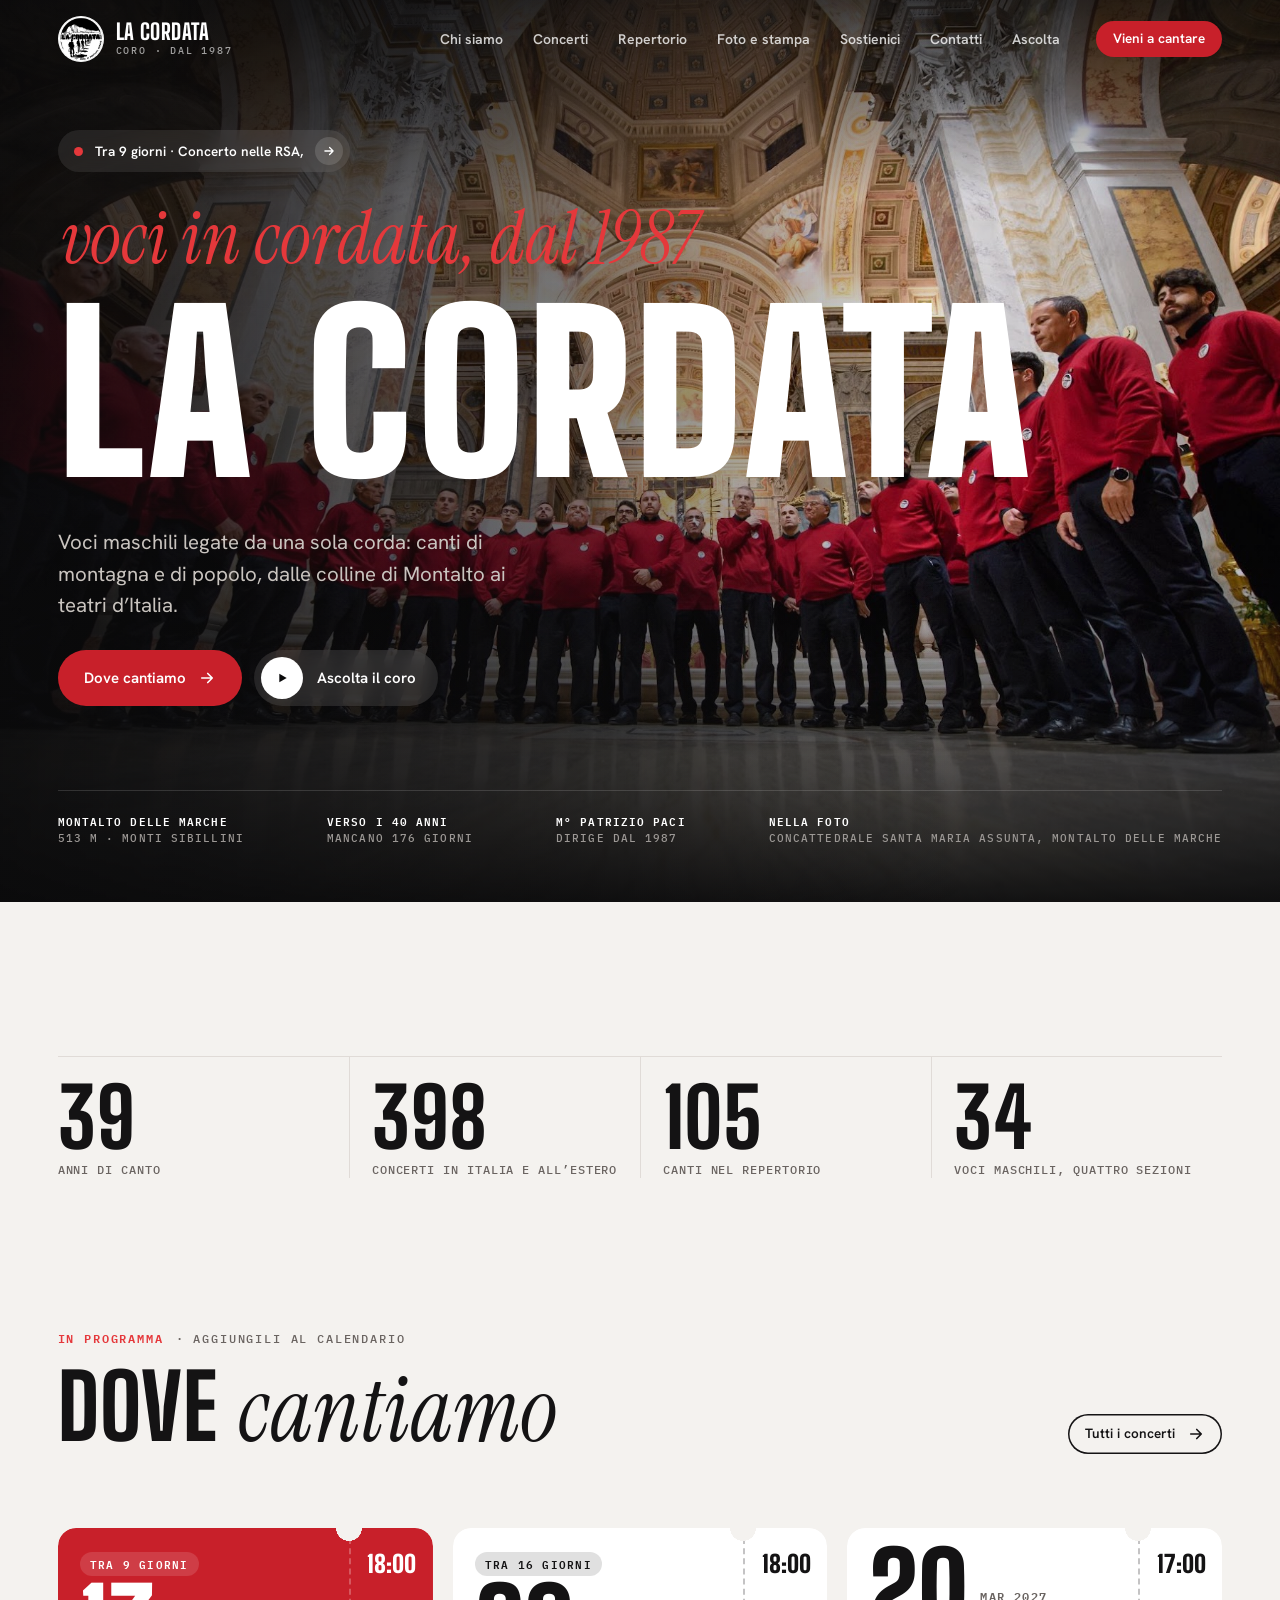
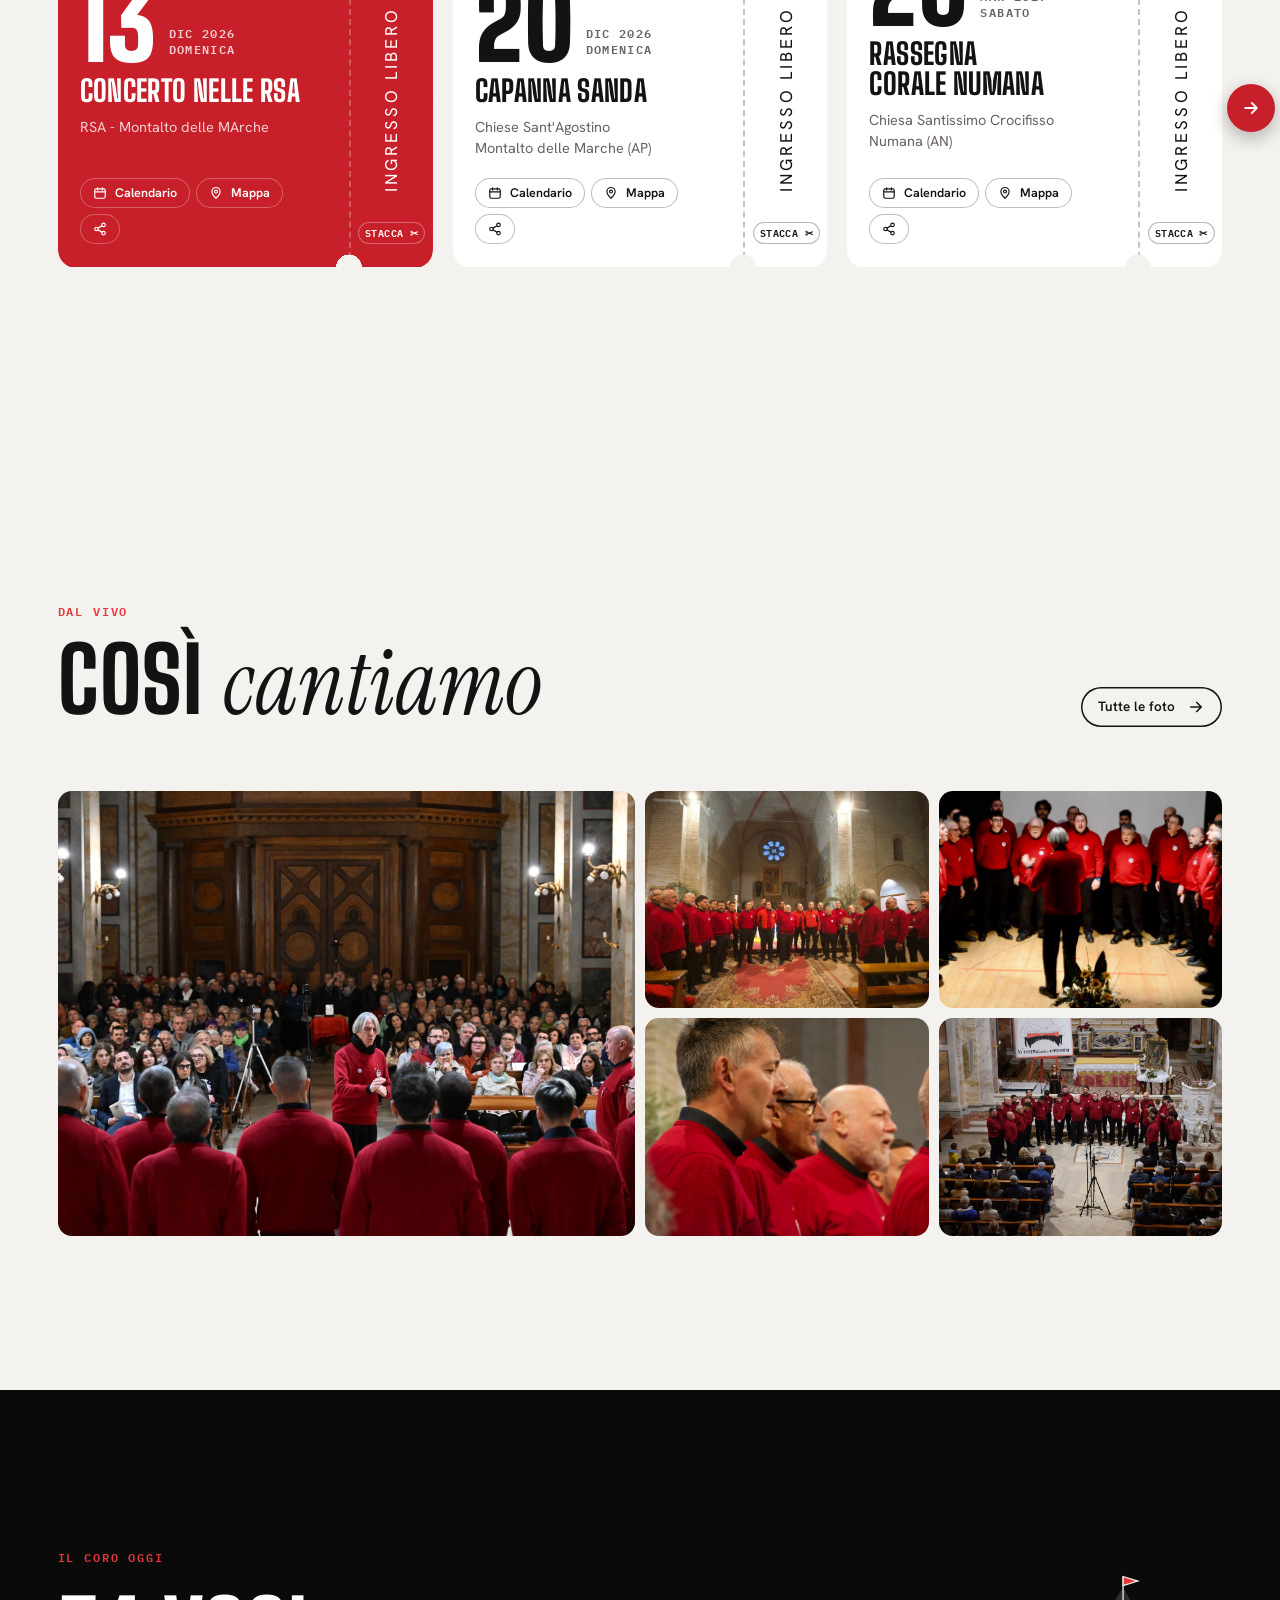
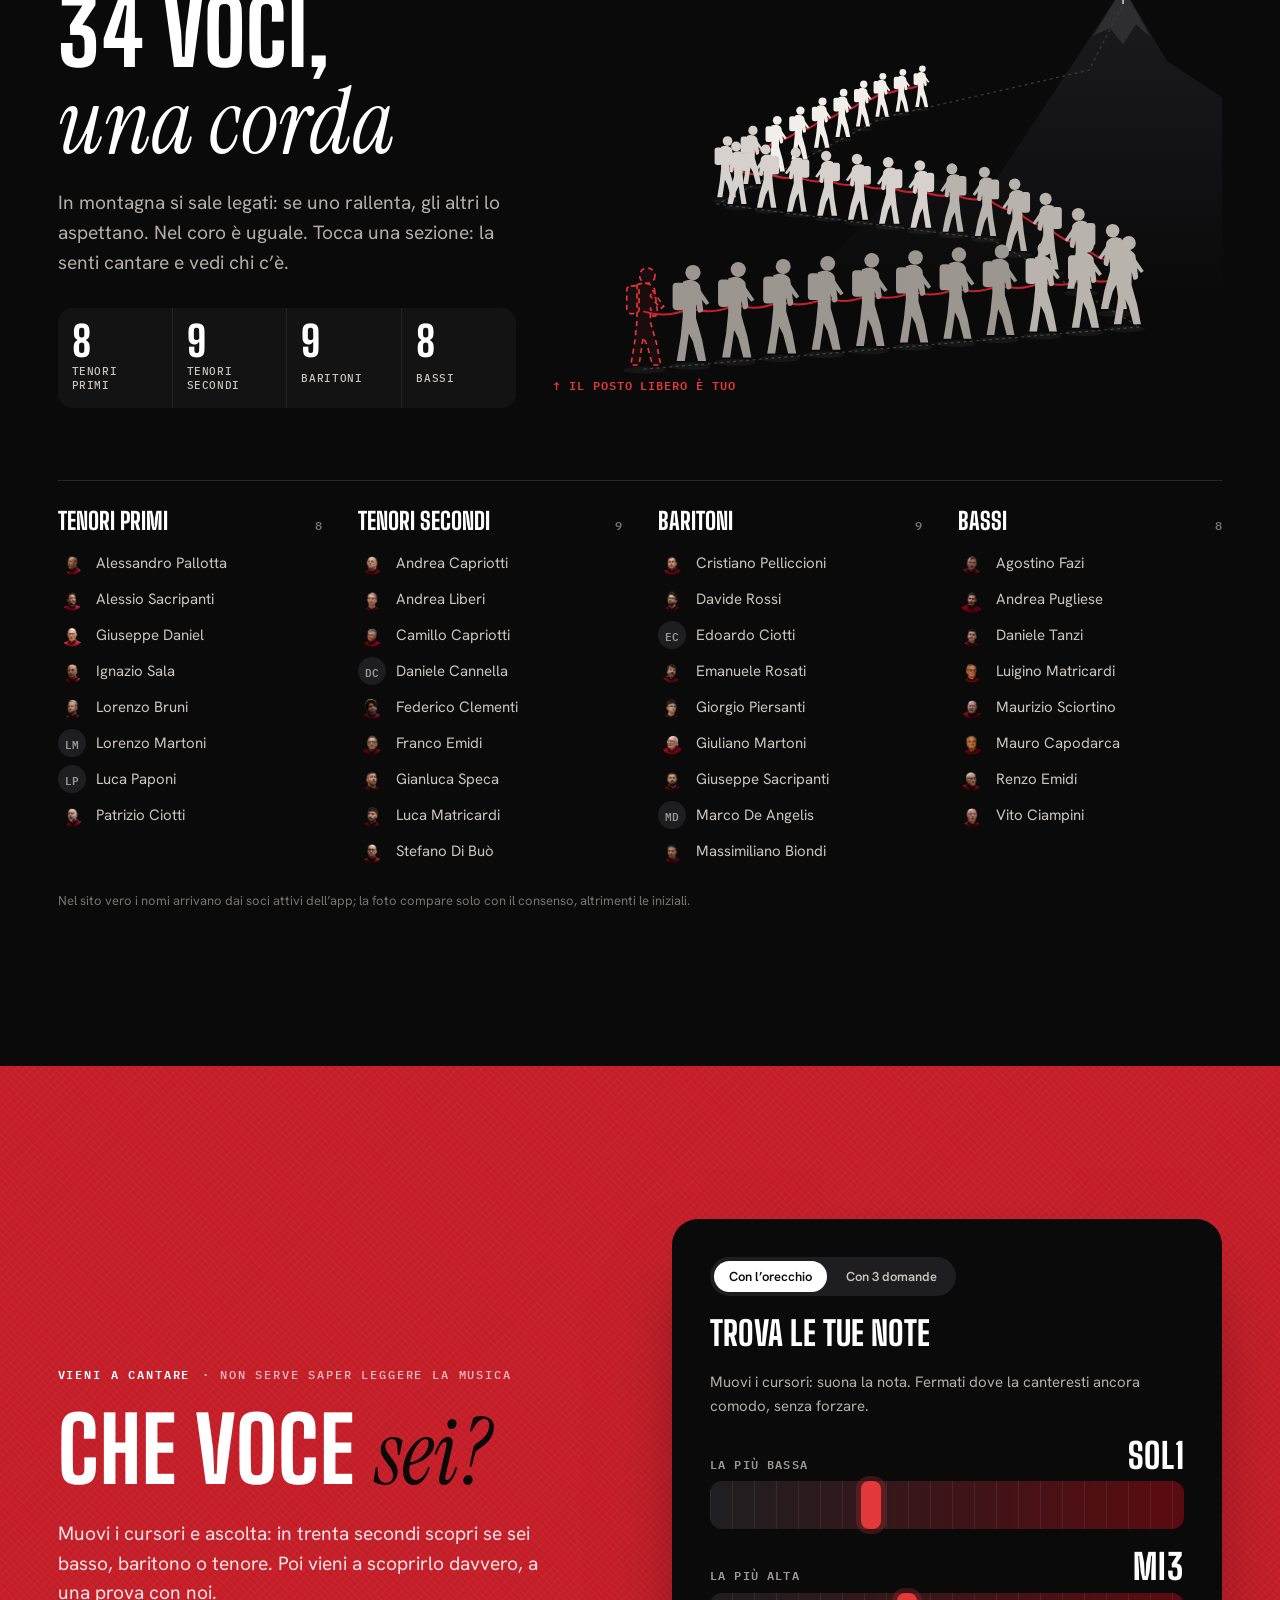
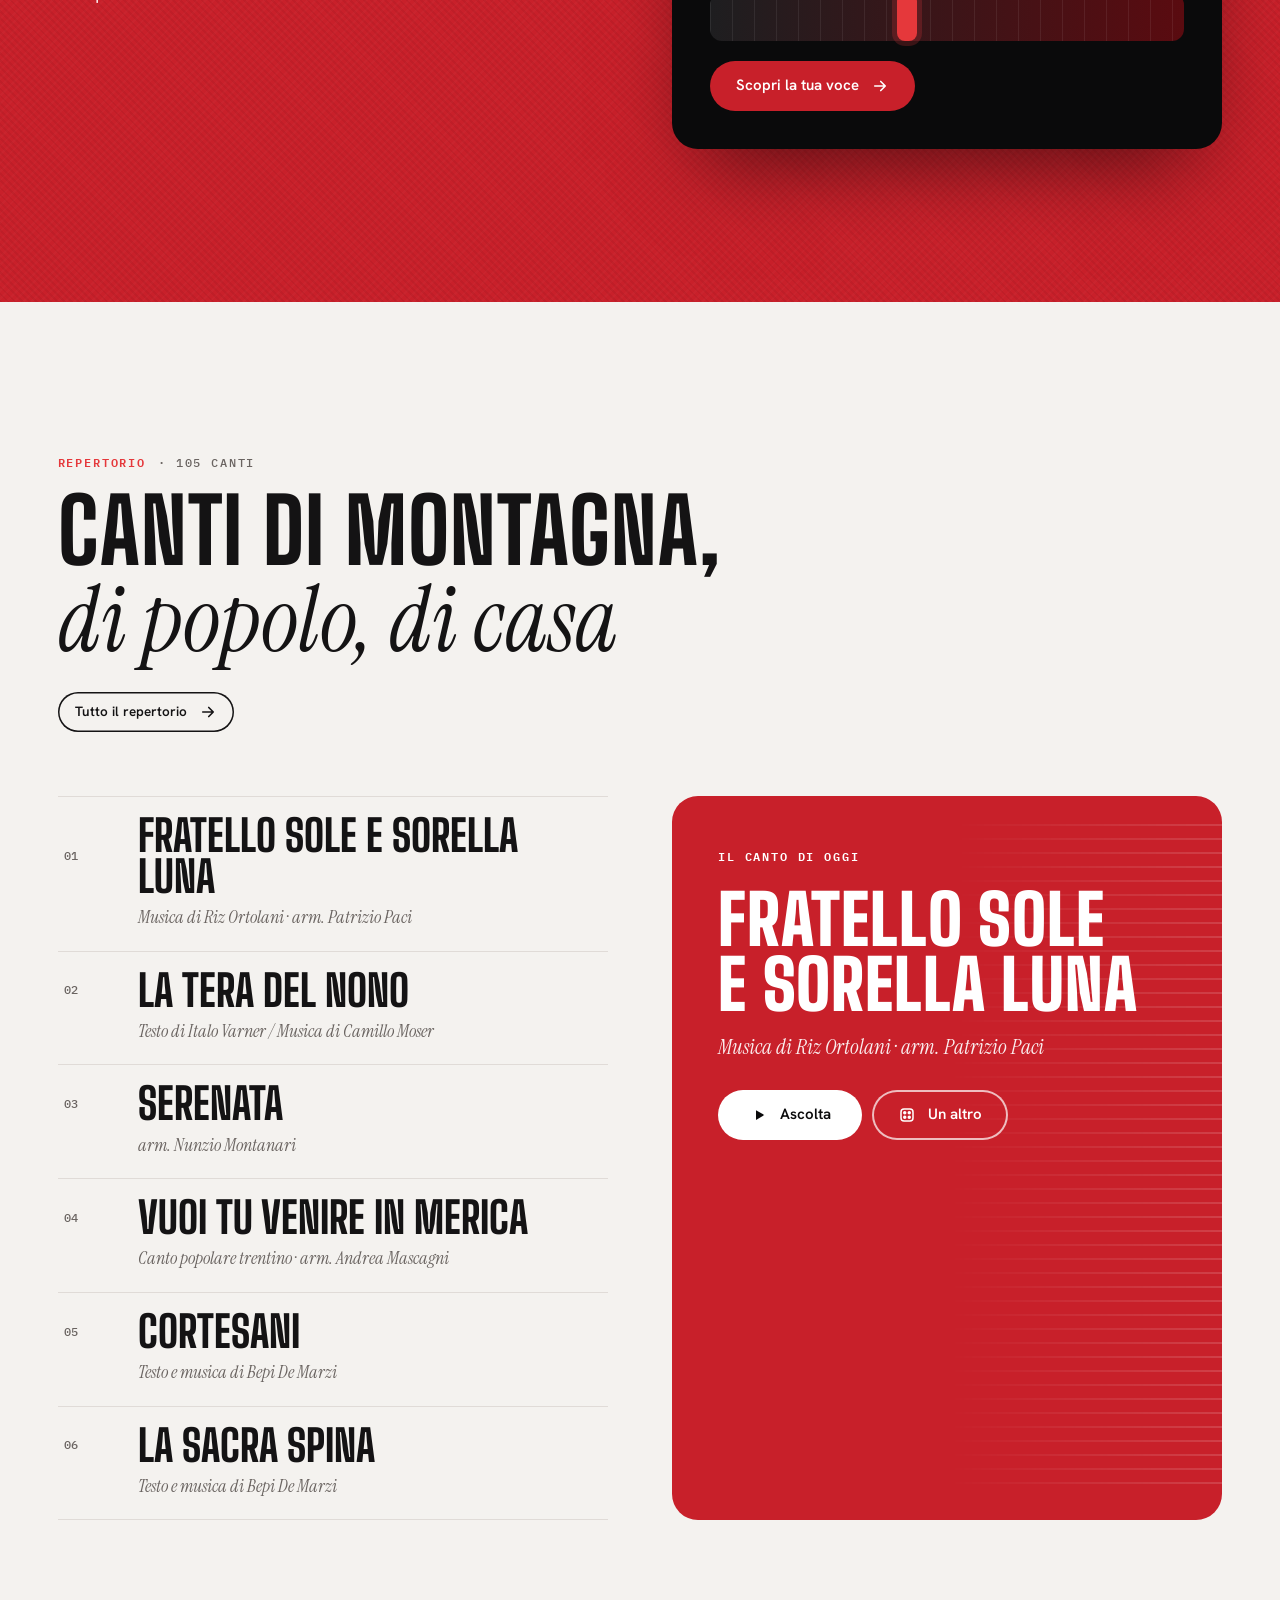
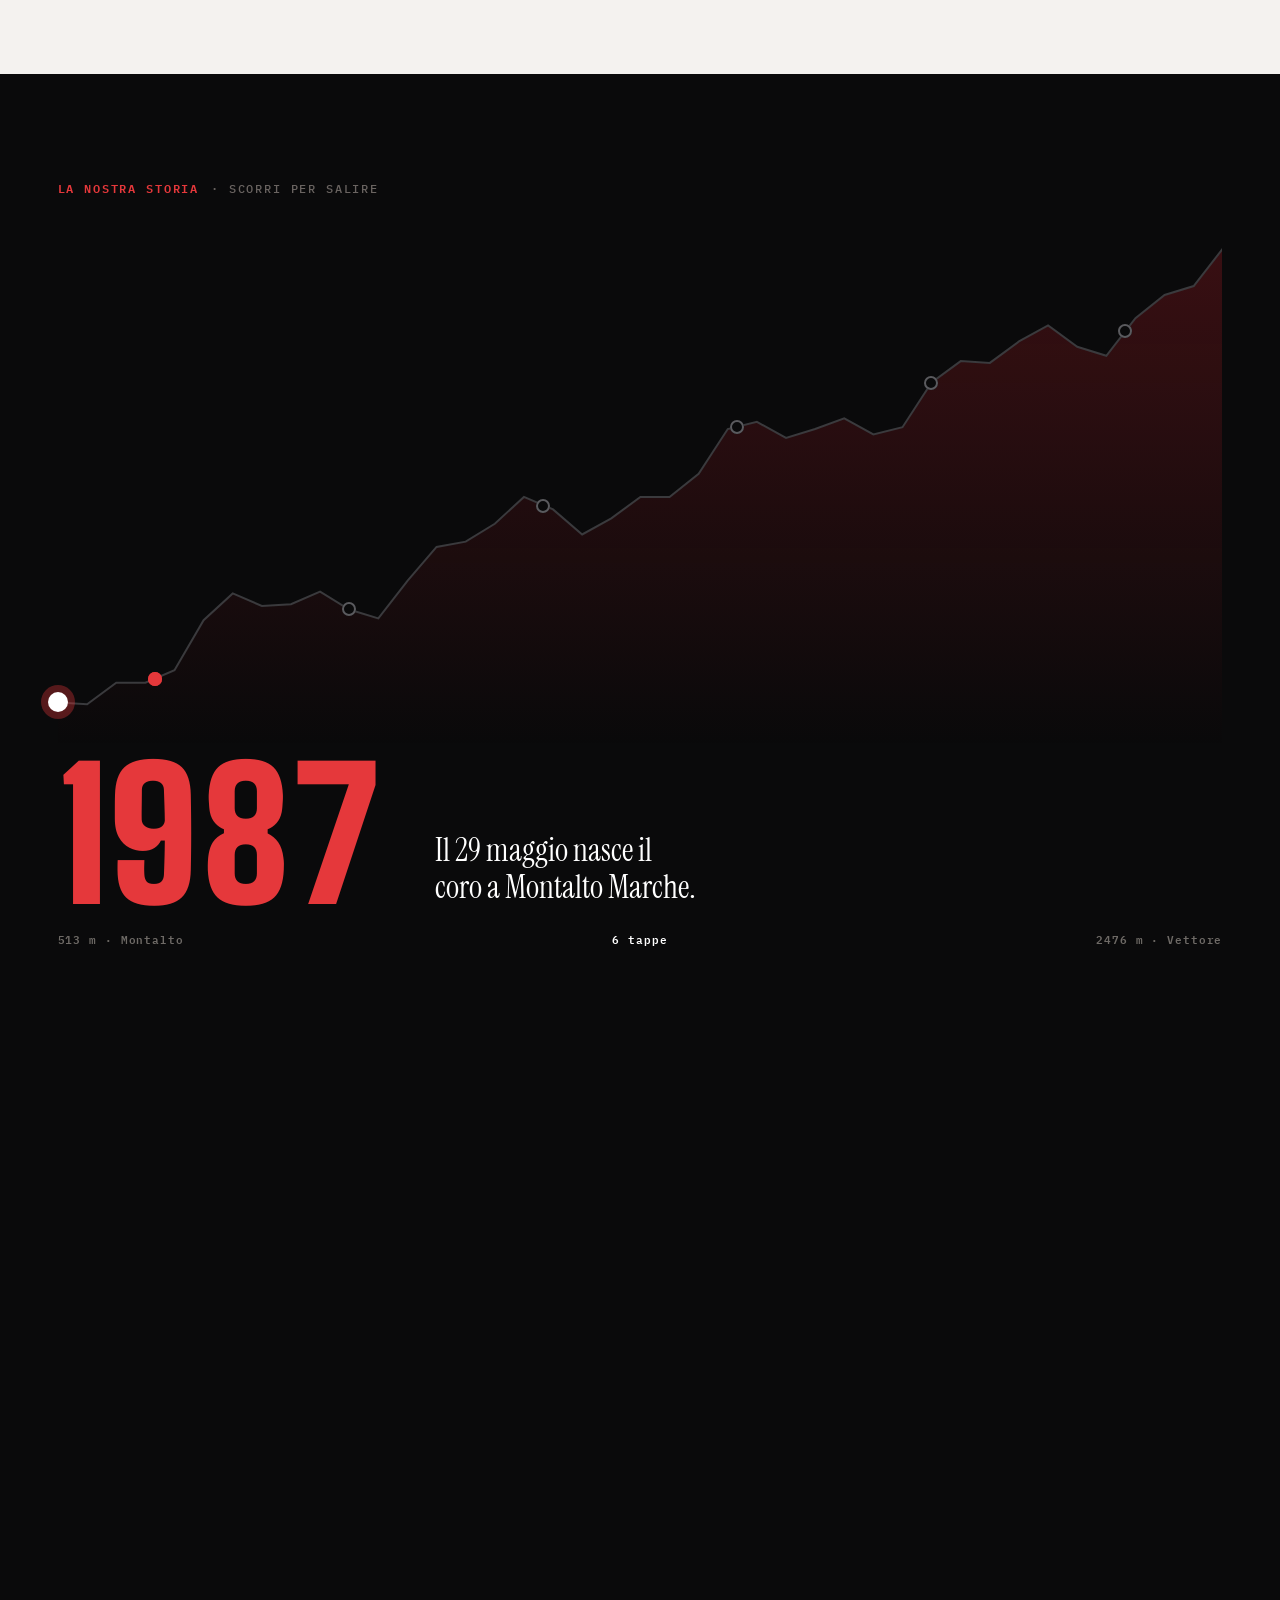
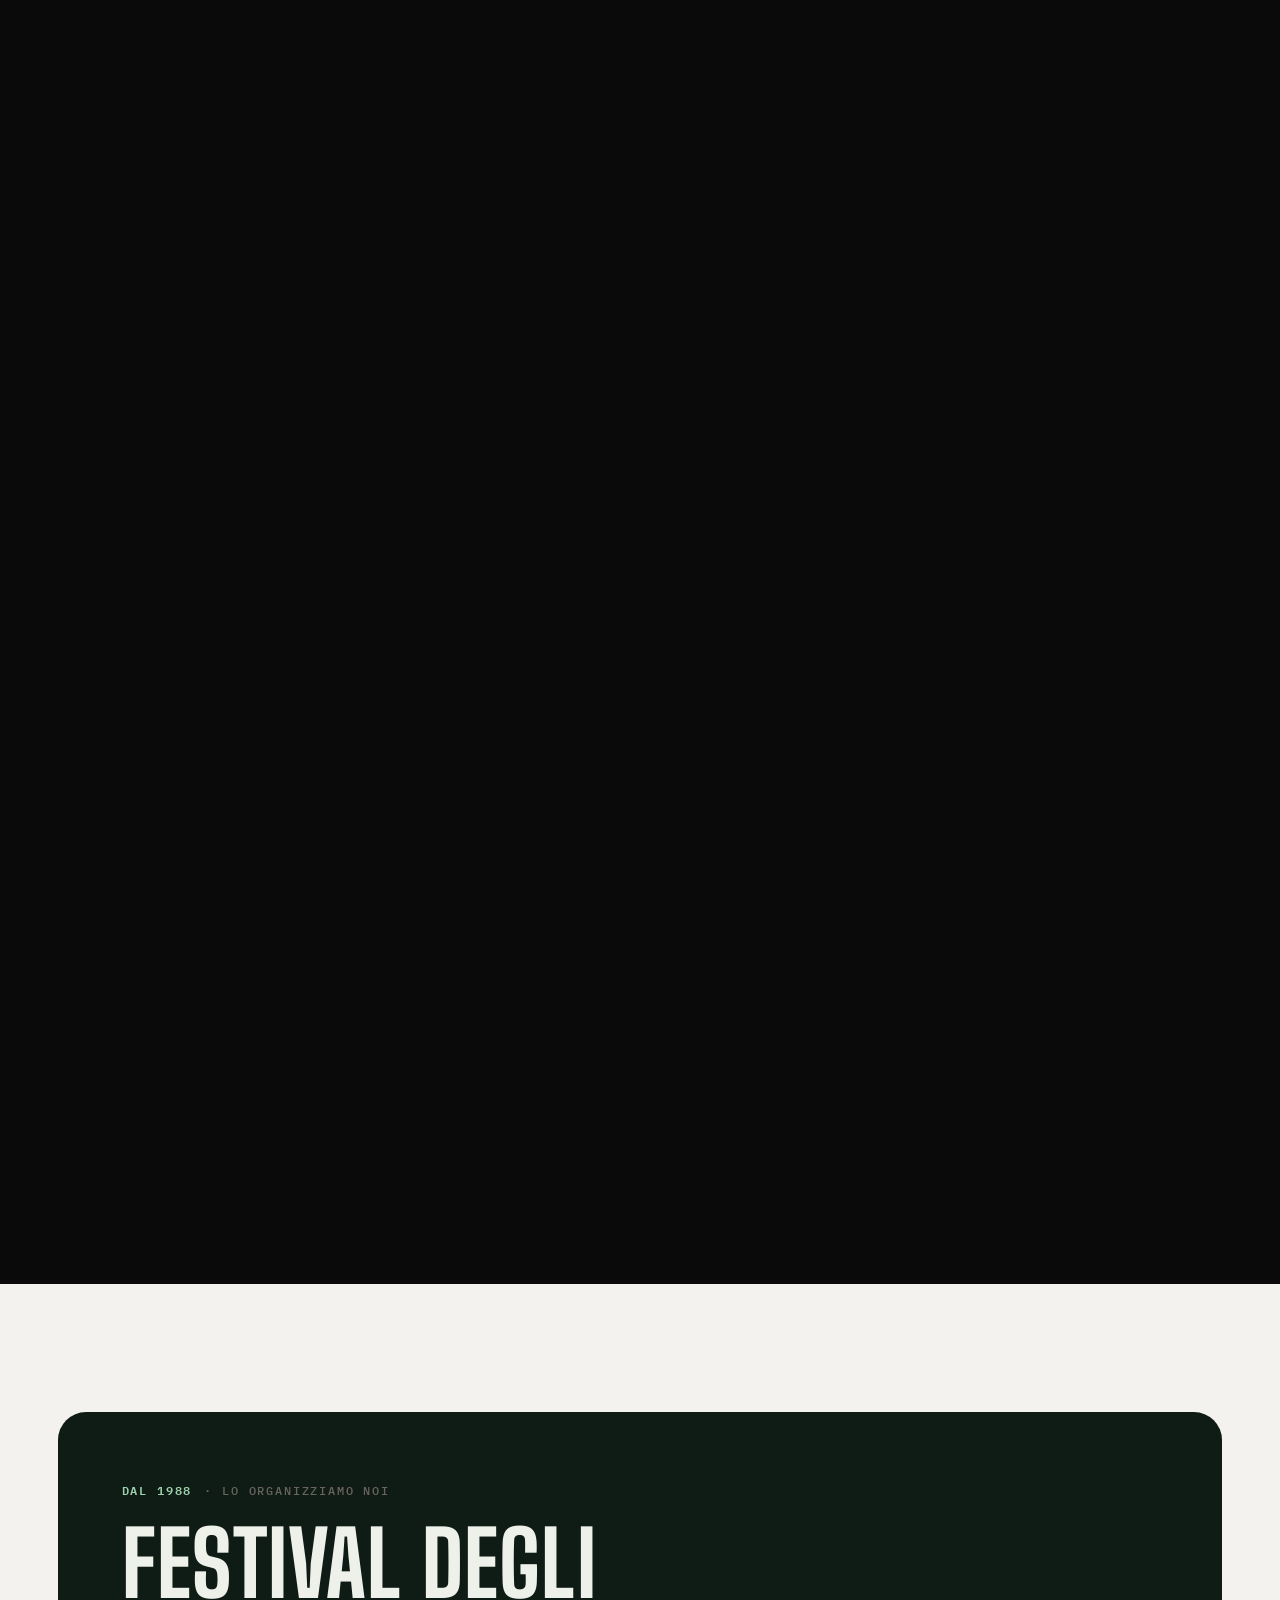
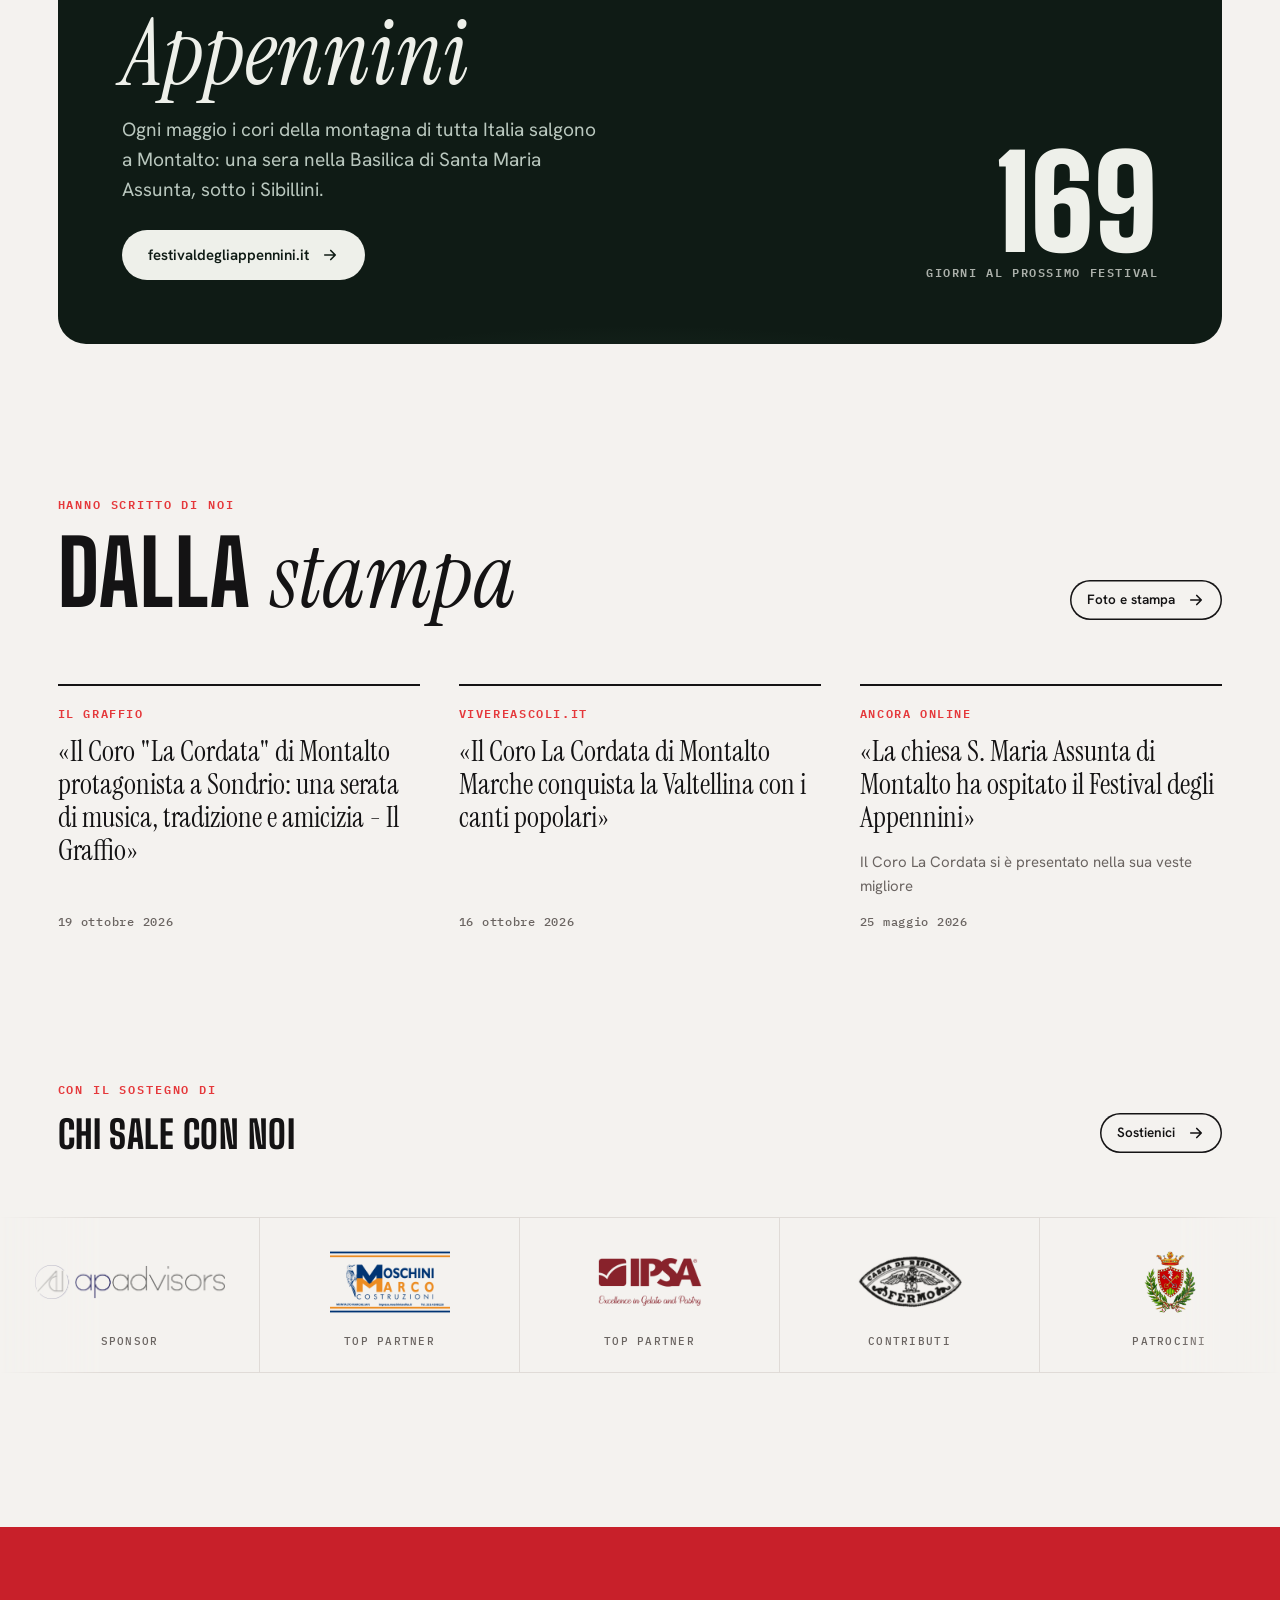
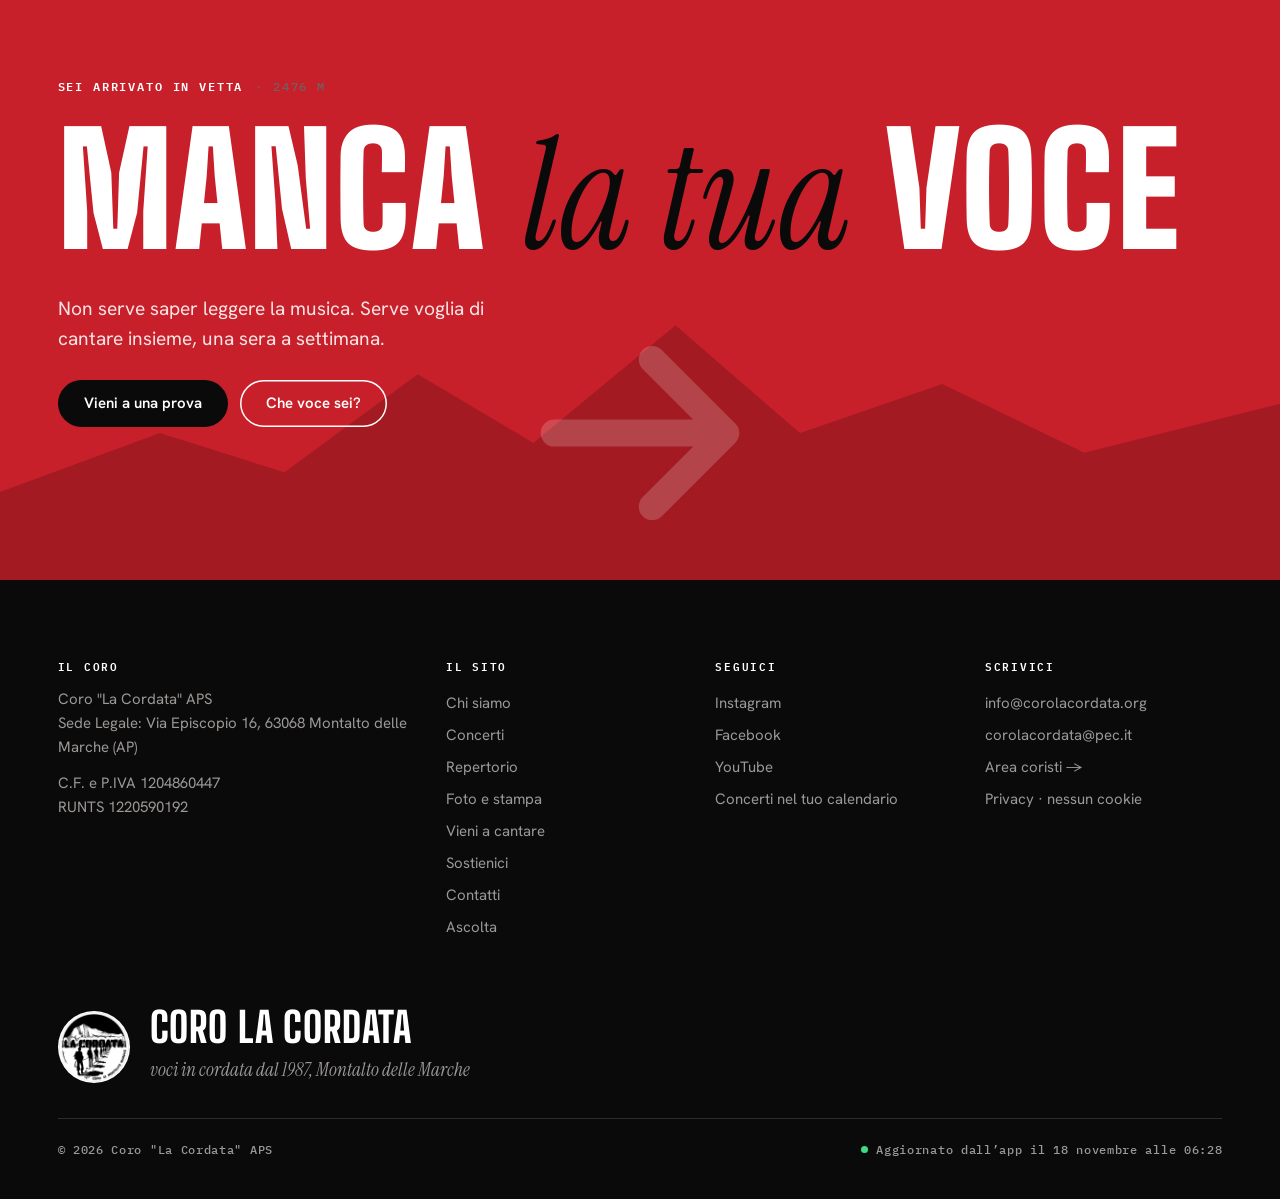
<file: index.html>
<!doctype html>
<html lang="it">
<head>
<meta charset="utf-8">
<meta name="viewport" content="width=device-width,initial-scale=1,viewport-fit=cover">
<title>Coro La Cordata · Montalto delle Marche</title>
<meta name="description" content="Coro maschile di canti di montagna e popolari di Montalto delle Marche, dal 1987.">
<meta name="theme-color" content="#0A0A0B">
<meta property="og:title" content="Coro La Cordata · Montalto delle Marche">
<meta property="og:description" content="Coro maschile di canti di montagna e popolari di Montalto delle Marche, dal 1987.">
<meta property="og:image" content="https://www.corolacordata.org/foto/1LiByi7N-U7T81pCJaxmZotG31Zl3AYf7.jpg">
<link rel="canonical" href="https://www.corolacordata.org/">
<link rel="icon" href="img/logo.png">
<link rel="stylesheet" href="caratteri.css?v=79715037">
<link rel="stylesheet" href="sito.css?v=79715037">
</head>
<body data-pagina="index">
<main id="app"><noscript><p>Coro &quot;La Cordata&quot; APS · Sede Legale: Via Episcopio 16, 63068 Montalto delle Marche (AP) · info@corolacordata.org</p><ul><li>2025-12-21 Capanna Sanda, Basilica Santa Maria Assunta, Montalto delle Marche (AP)</li><li>2025-12-13 Gran Concerto del Coro 'La Cordata', Chiesa Collegiata di Santa Lucia, Grottammare (AP)</li><li>2025-10-11 46ª Rassegna Corale Camiglianese, Chiesa Parrocchiale, Camigliano (LU)</li><li>2025-05-17 Festival degli Appennini 2025, Montalto delle Marche, Montalto delle Marche (AP)</li><li>2024-12-22 Capanna Sanda, Chiesa Inferiore Basilica S. Maria Assunta, Montalto delle Marche (AP)</li><li>2024-12-14 Concerto a Castelletto Ticino, Chiesa Cuore Immacolato di Maria, Castelletto Ticino, Castelletto Sopra Ticino (NO)</li><li>2024-11-05 Turismo delle Radici, Teatro Comunale, Montalto delle Marche (AP)</li><li>2024-10-05 Quel mese d'aprile - XXXI Edizione, Santuario Madonna D'Appari, Paganica (AQ)</li><li>2024-09-27 1° Pellegrinaggio Famiglia Alpina, Teatro Bastione San Gallo, Loreto (AN)</li><li>2024-09-07 47ª Rassegna Canti Popolari e della Montagna, Chiesa Arcipretale, Recoaro Terme (VI)</li><li>2024-05-18 36° Festival degli Appennini, Basilica S. Maria Assunta, Montalto delle Marche (AP)</li><li>2024-04-07 Sulle vie di Francesco, Santuario San Tommaso, Montedinove (AP)</li></ul></noscript></main>
<script src="dati.js?v=79715037"></script>
<script src="sito.js?v=79715037"></script>
</body>
</html>
</file>
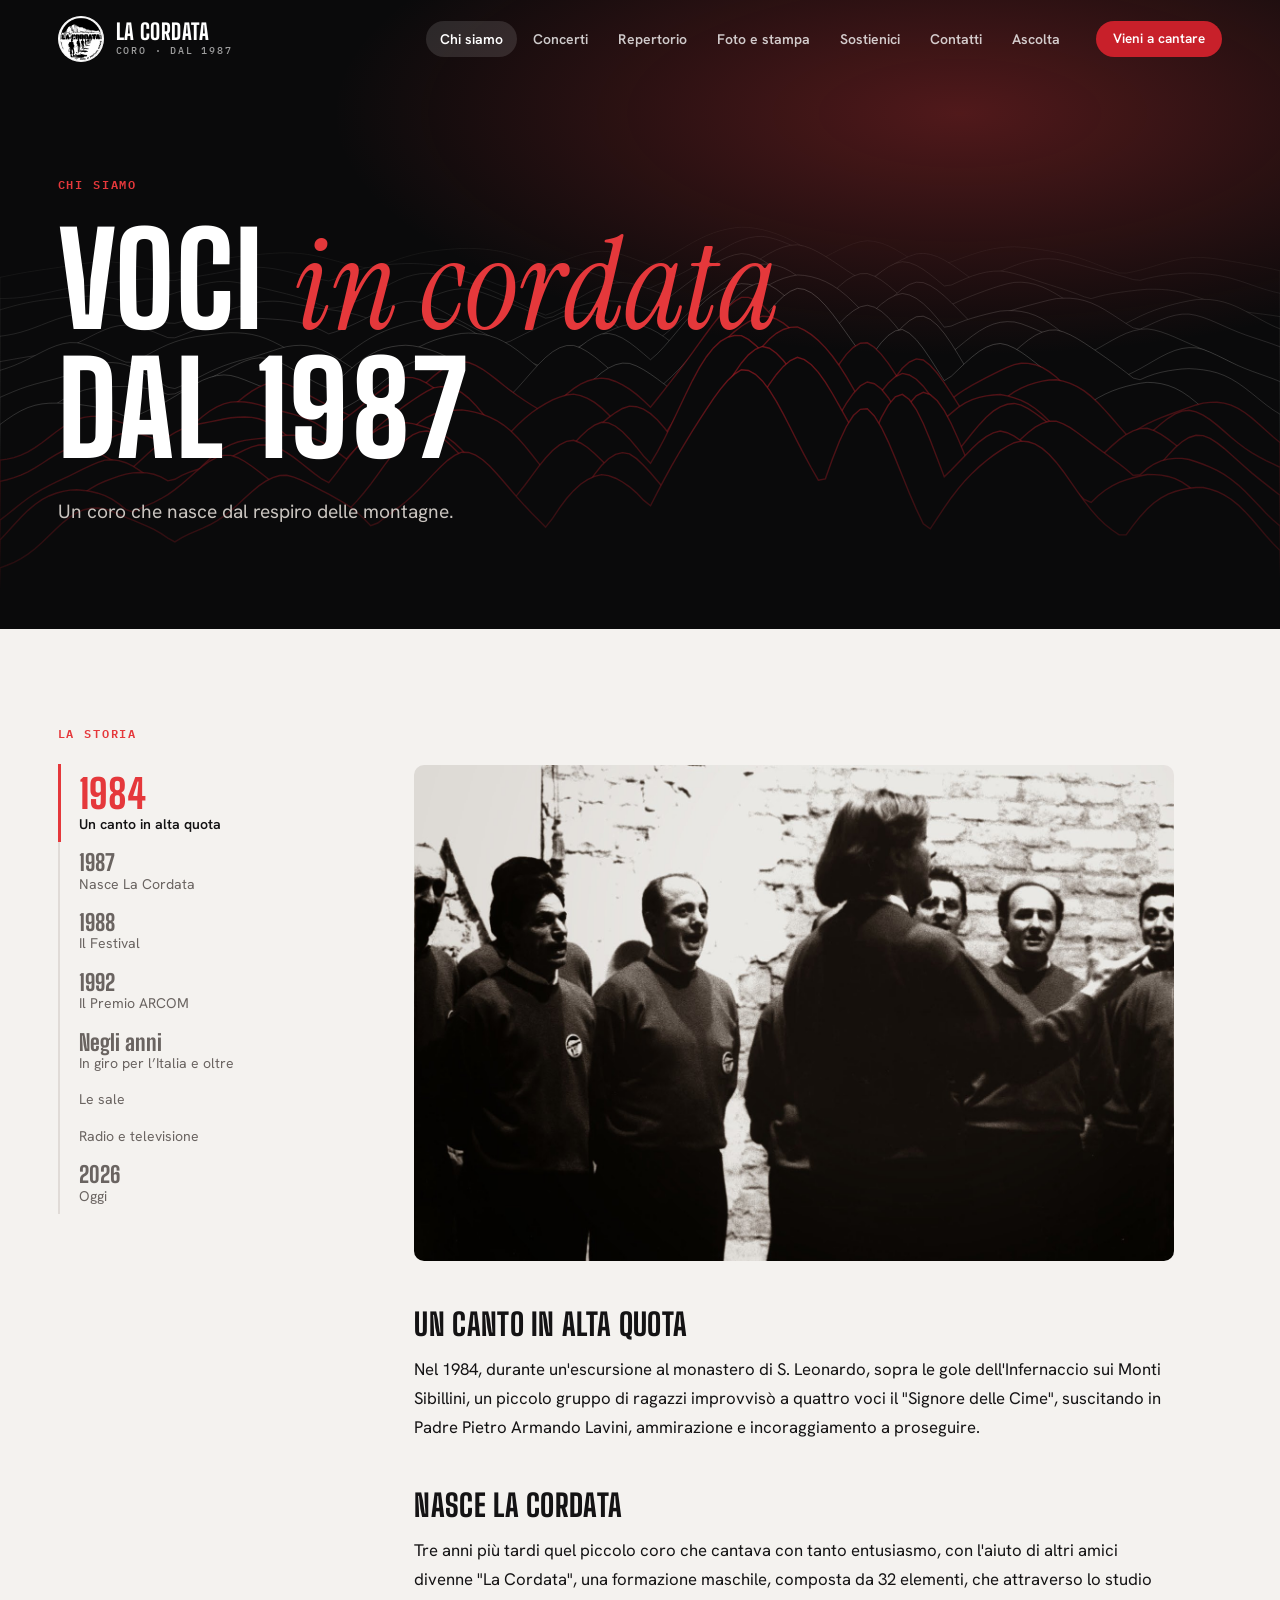
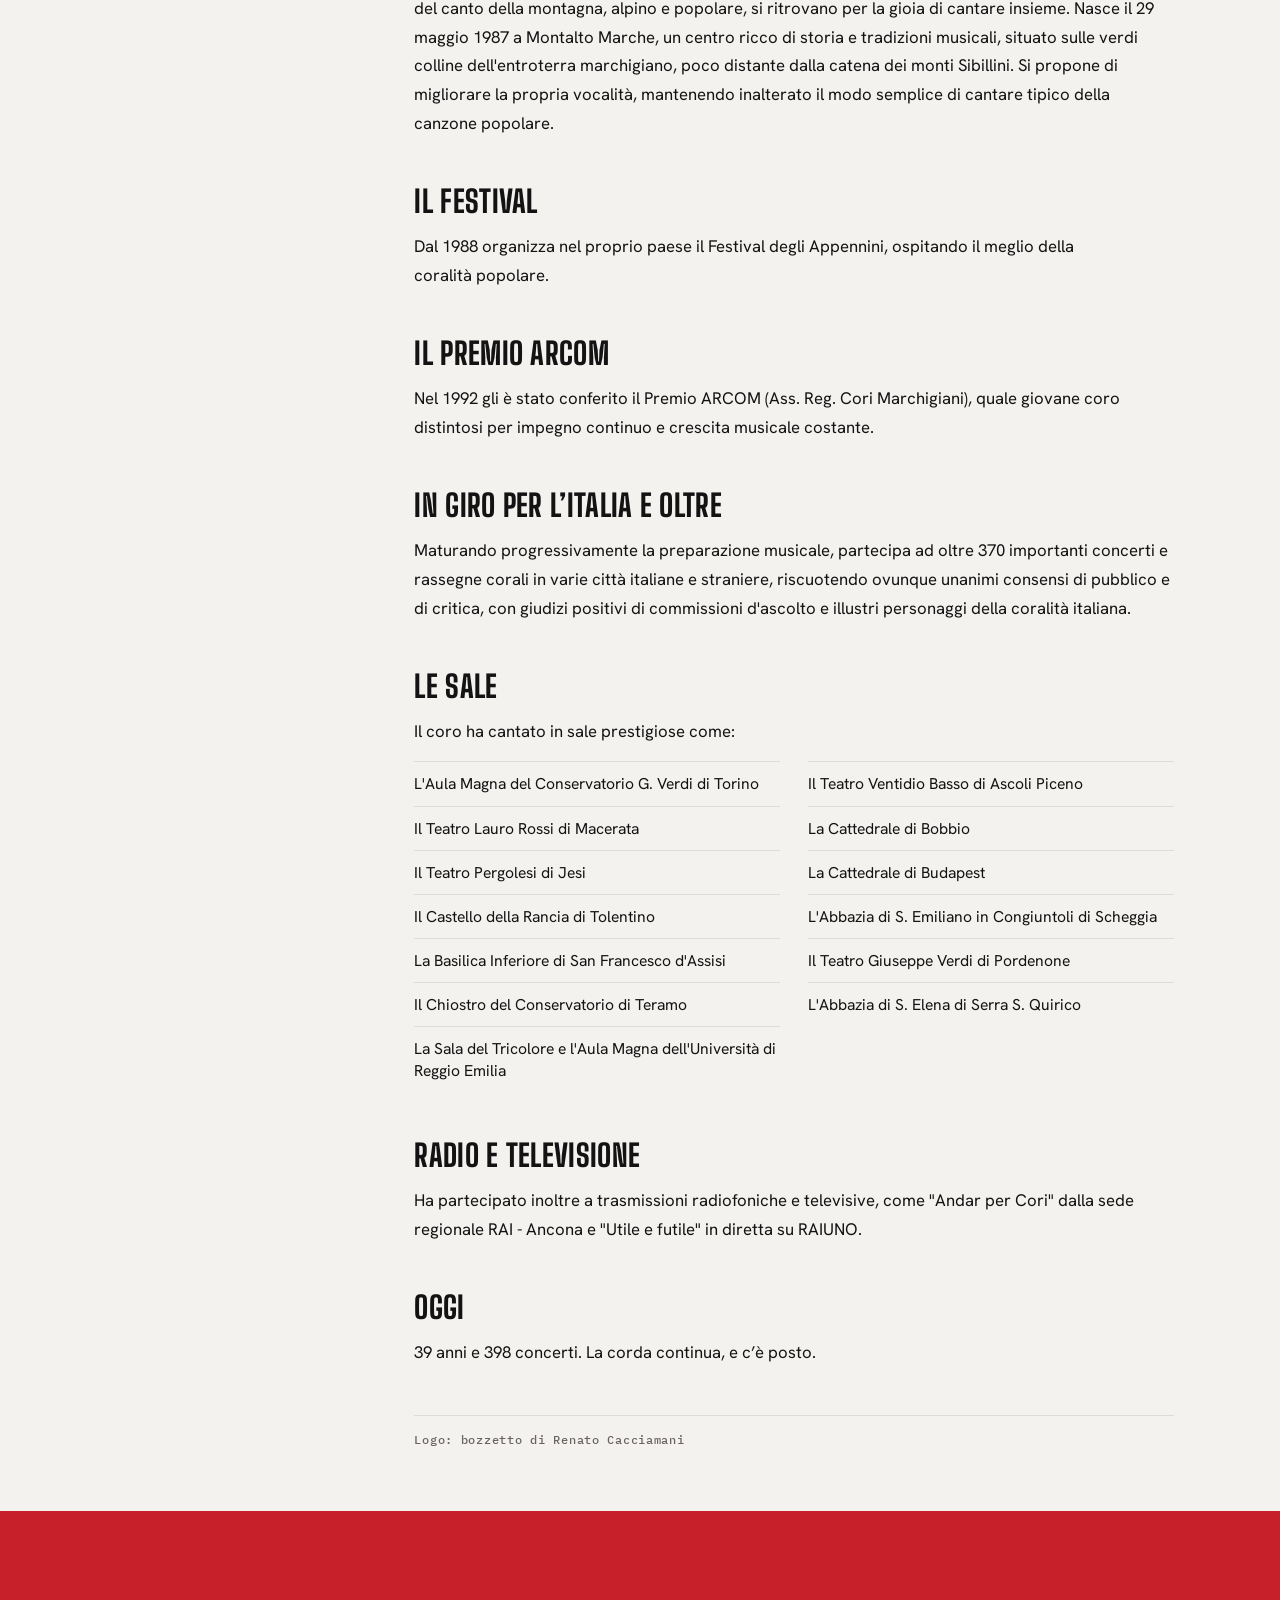
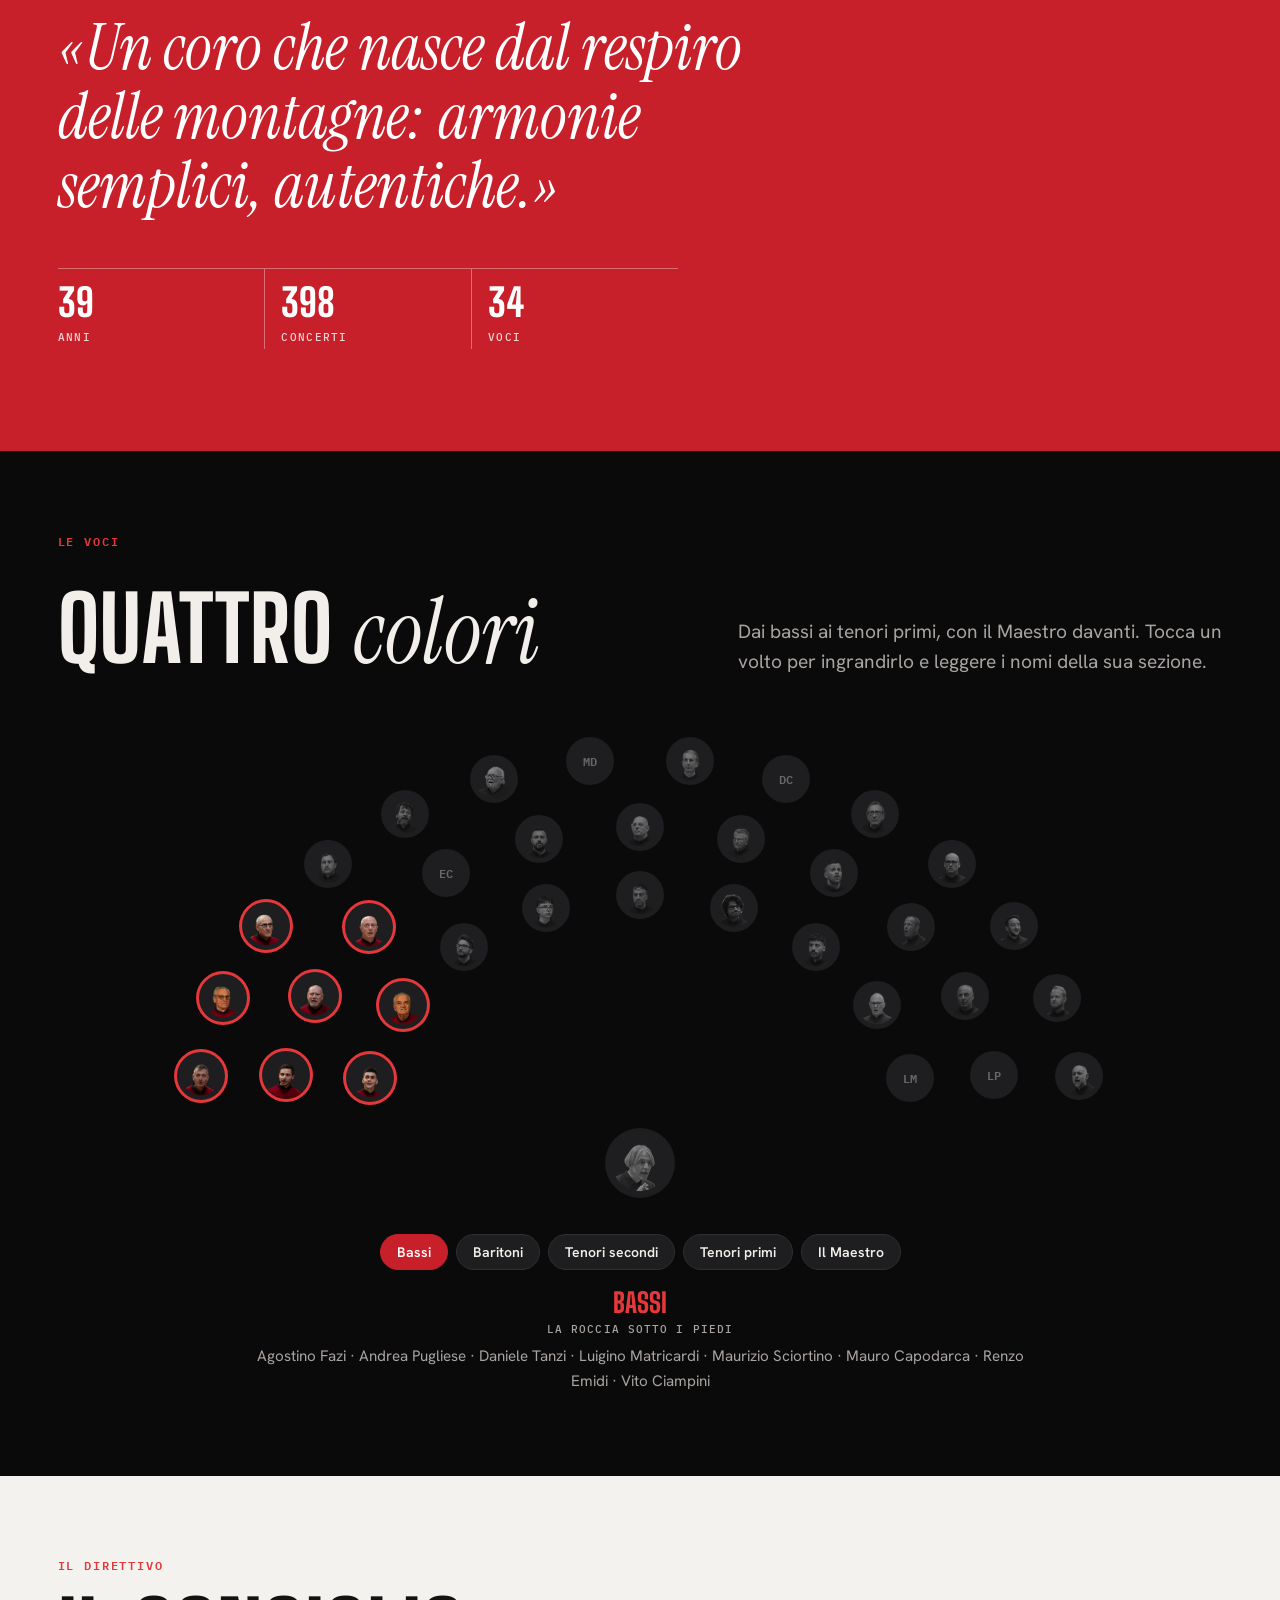
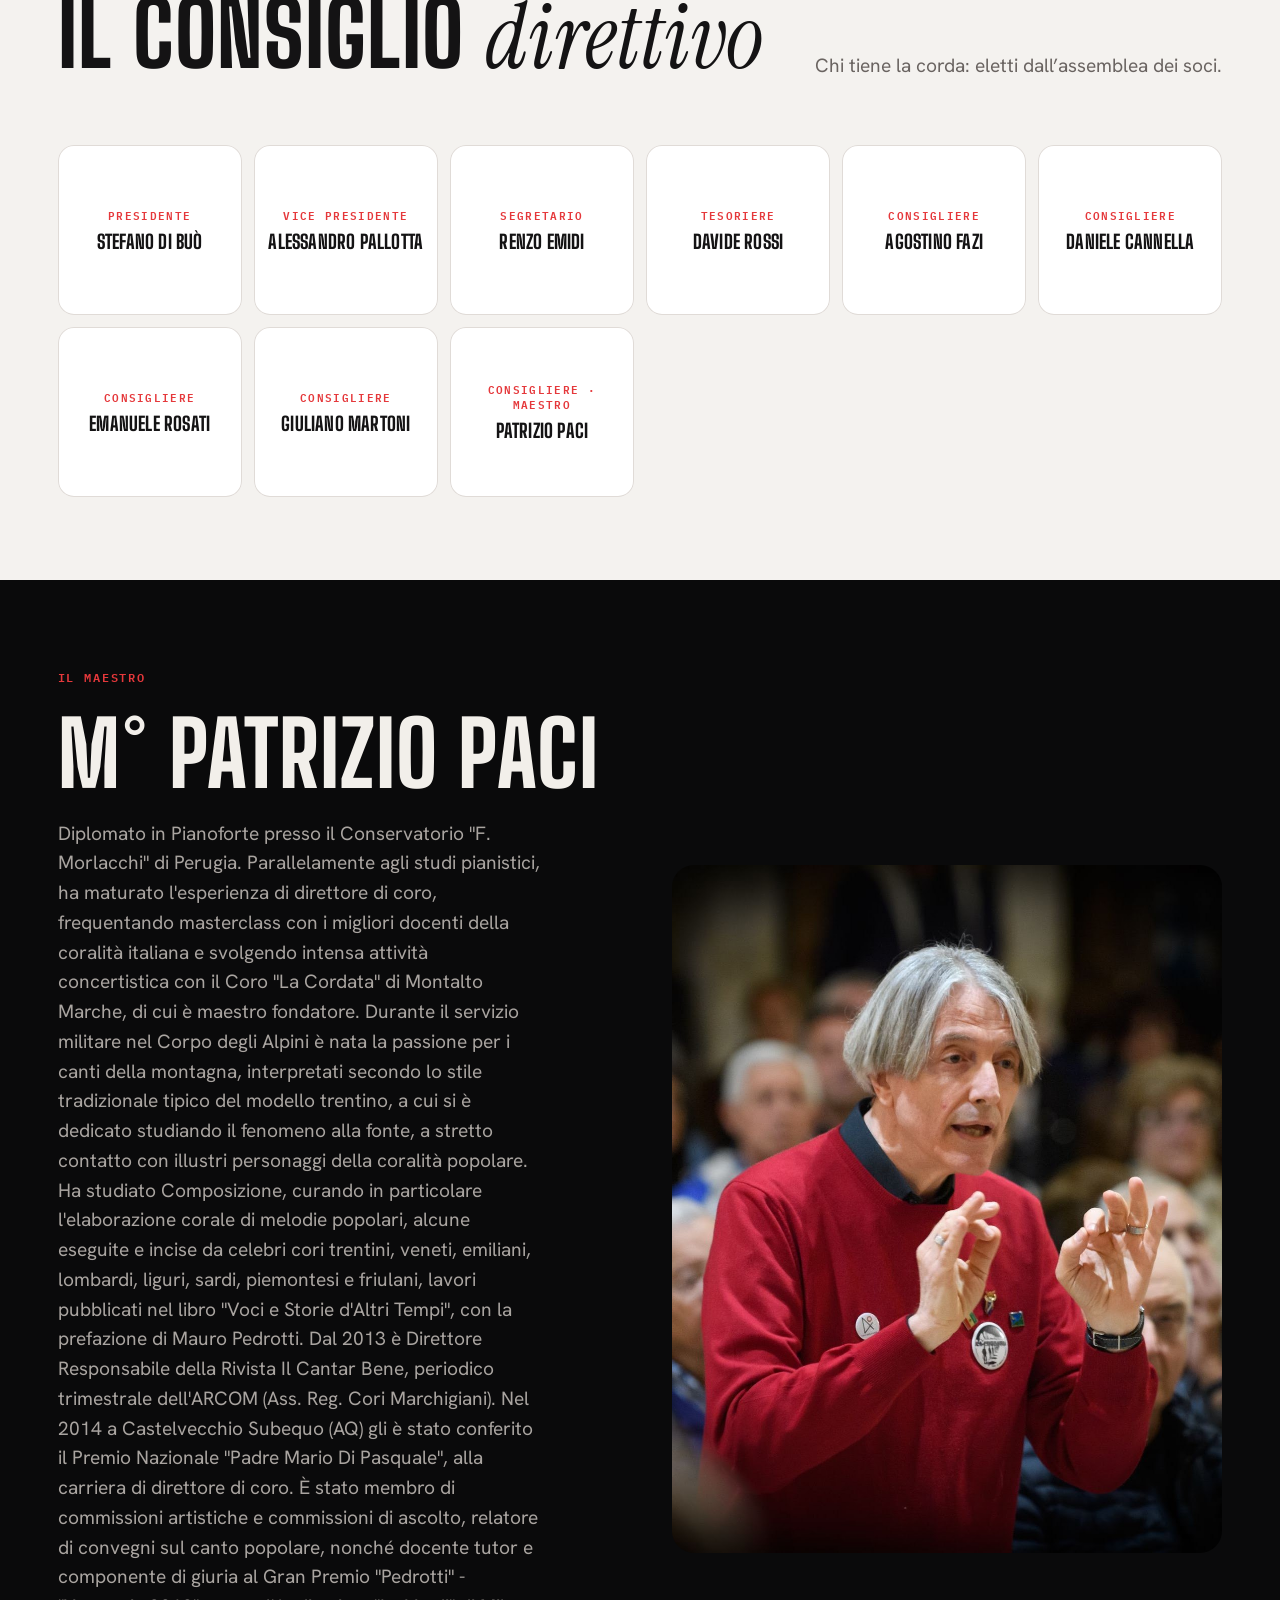
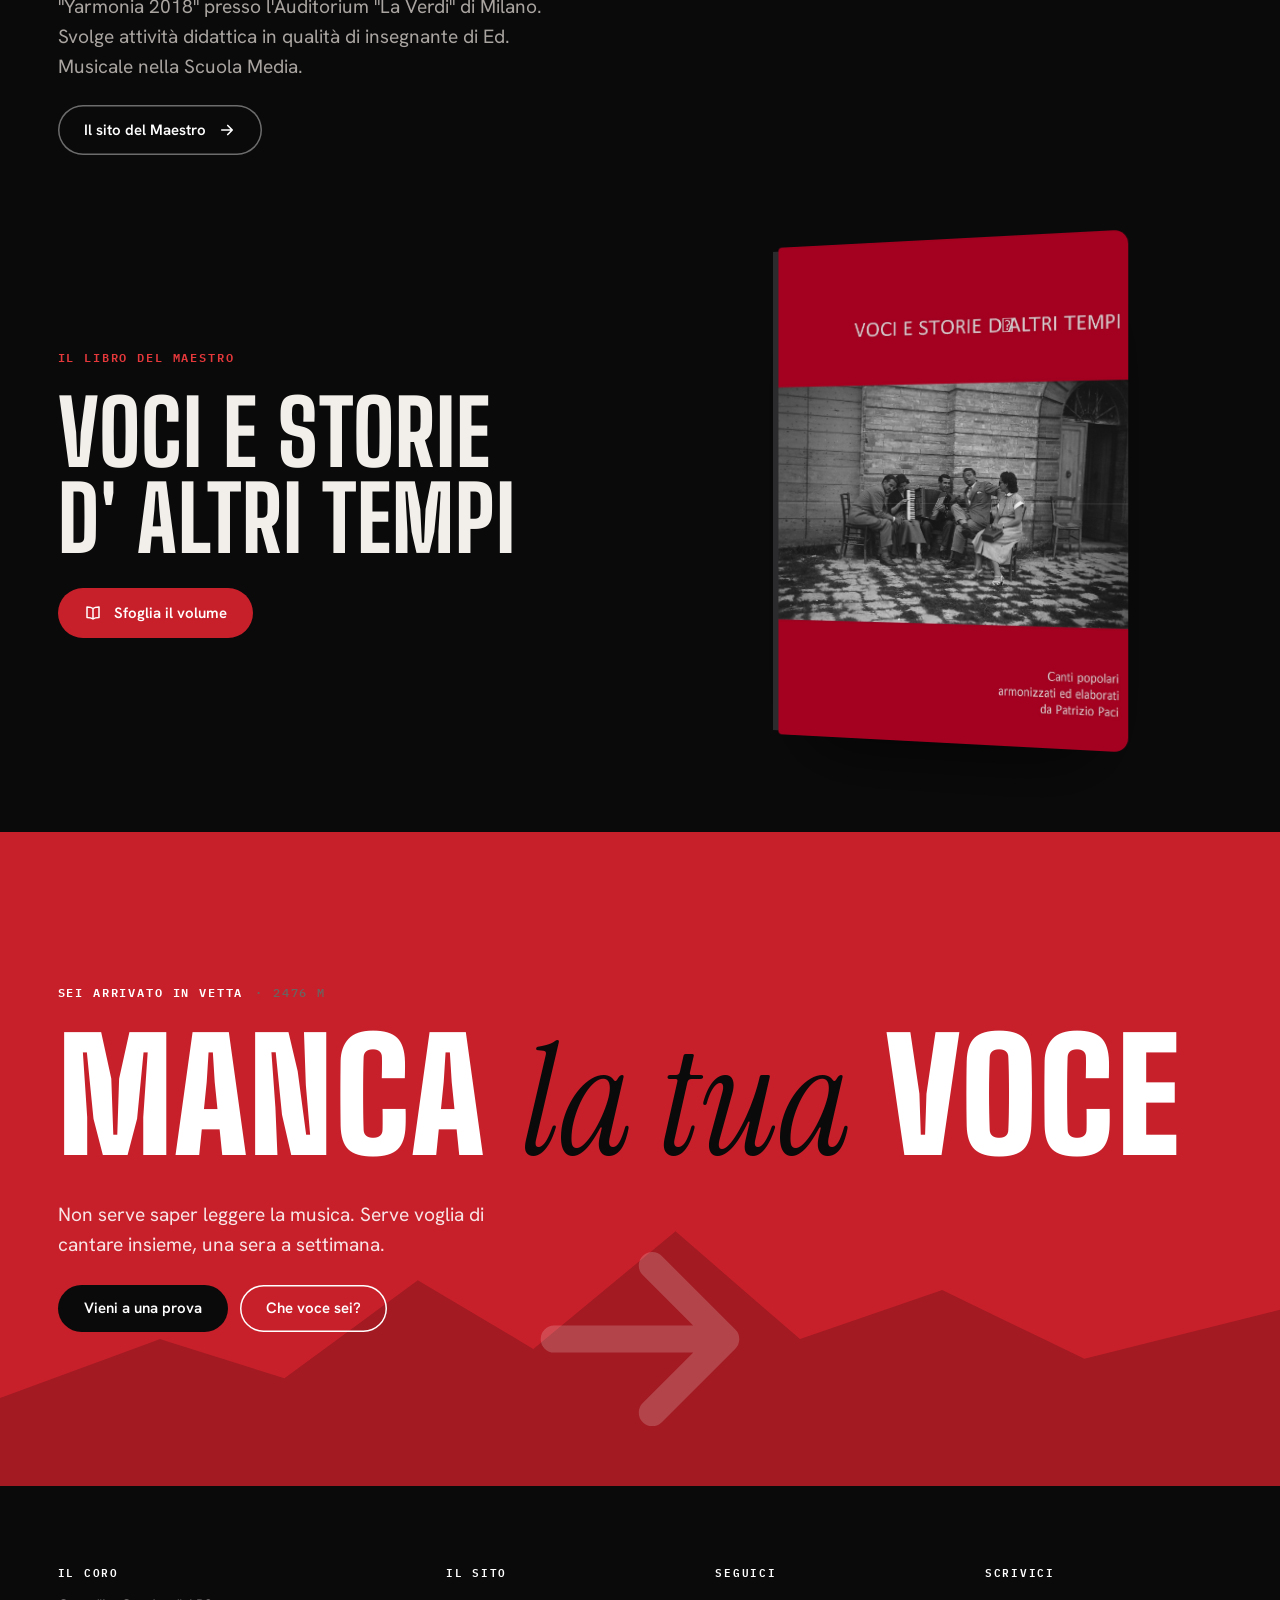
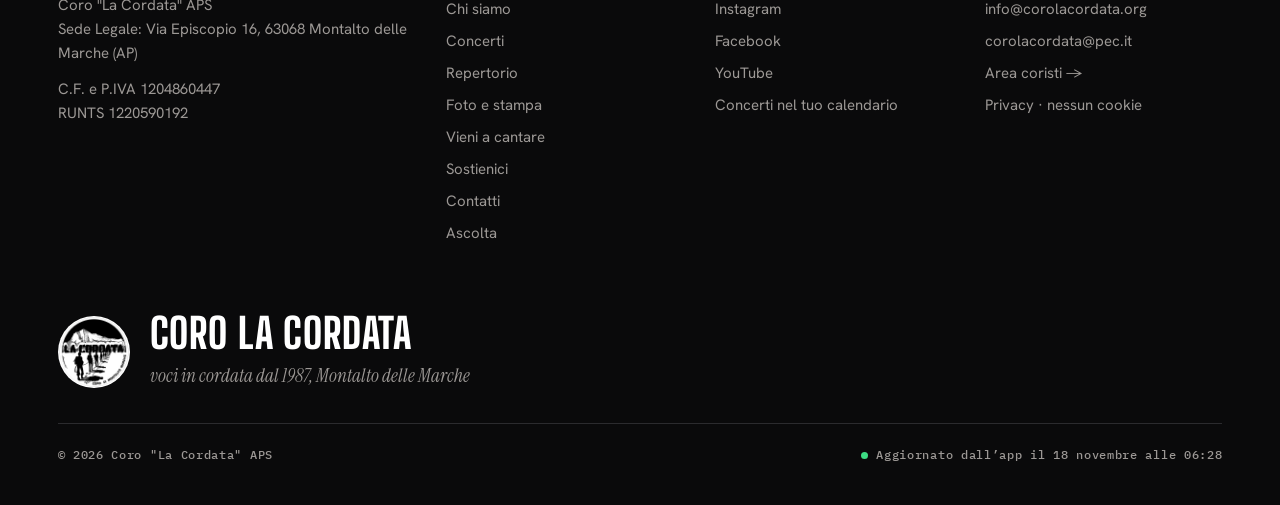
<file: chi-siamo.html>
<!doctype html>
<html lang="it">
<head>
<meta charset="utf-8">
<meta name="viewport" content="width=device-width,initial-scale=1,viewport-fit=cover">
<title>Chi siamo · Coro La Cordata</title>
<meta name="description" content="La storia del Coro La Cordata, le voci e il Maestro.">
<meta name="theme-color" content="#0A0A0B">
<meta property="og:title" content="Chi siamo · Coro La Cordata">
<meta property="og:description" content="La storia del Coro La Cordata, le voci e il Maestro.">
<meta property="og:image" content="https://www.corolacordata.org/foto/1LiByi7N-U7T81pCJaxmZotG31Zl3AYf7.jpg">
<link rel="canonical" href="https://www.corolacordata.org/chi-siamo.html">
<link rel="icon" href="img/logo.png">
<link rel="stylesheet" href="caratteri.css?v=79715037">
<link rel="stylesheet" href="sito.css?v=79715037">
</head>
<body data-pagina="chi-siamo">
<main id="app"><noscript><p>Coro &quot;La Cordata&quot; APS · Sede Legale: Via Episcopio 16, 63068 Montalto delle Marche (AP) · info@corolacordata.org</p><p>Nel 1984, durante un'escursione al monastero di S. Leonardo, sopra le gole dell'Infernaccio sui Monti Sibillini, un piccolo gruppo di ragazzi improvvisò a quattro voci il &quot;Signore delle Cime&quot;, suscitando in Padre Pietro Armando Lavini, ammirazione e incoraggiamento a proseguire. Tre anni più tardi quel piccolo coro che cantava con tanto entusiasmo, con l'aiuto di altri amici divenne &quot;La Cordata&quot;, una formazione maschile, composta da 32 elementi, che attraverso lo studio del canto della montagna, alpino e popolare, si ritrovano per la gioia di cantare insieme. Nasce il 29 maggio 1987 a Montalto Marche, un centro ricco di storia e tradizioni musicali, situato sulle verdi colline dell'entroterra marchigiano, poco distante dalla catena dei monti Sibillini. Si propone di migliorare la propria vocalità, mantenendo inalterato il modo semplice di cantare tipico della canzone popolare. Maturando progressivamente la preparazione musicale, partecipa ad oltre 370 importanti concerti e rassegne corali in varie città italiane e straniere, riscuotendo ovunque unanimi consensi di pubblico e di critica, con giudizi positivi di commissioni d'ascolto e illustri personaggi della coralità italiana. Il coro ha cantato in sale prestigiose come l'Aula Magna del Conservatorio G. Verdi di Torino, il Teatro Ventidio Basso di Ascoli Piceno, il Teatro Lauro Rossi di Macerata, la Cattedrale di Bobbio, il Teatro Pergolesi di Jesi, la Cattedrale di Budapest, il Castello della Rancia di Tolentino, l'Abbazia di S. Emiliano in Congiuntoli di Scheggia, la Basilica Inferiore di San Francesco d'Assisi, il Teatro Giuseppe Verdi di Pordenone, il Chiostro del Conservatorio di Teramo, l'Abbazia di S. Elena di Serra S. Quirico, la Sala del Tricolore e l'Aula Magna dell'Università di Reggio Emilia. Nel 1992 gli è stato conferito il Premio ARCOM (Ass. Reg. Cori Marchigiani), quale giovane coro distintosi per impegno continuo e crescita musicale costante. Ha partecipato inoltre a trasmissioni radiofoniche e televisive, come &quot;Andar per Cori&quot; dalla sede regionale RAI - Ancona e &quot;Utile e futile&quot; in diretta su RAIUNO. Dal 1988 organizza nel proprio paese il Festival degli Appennini, ospitando il meglio della coralità popolare.</p></noscript></main>
<script src="dati.js?v=79715037"></script>
<script src="sito.js?v=79715037"></script>
</body>
</html>
</file>
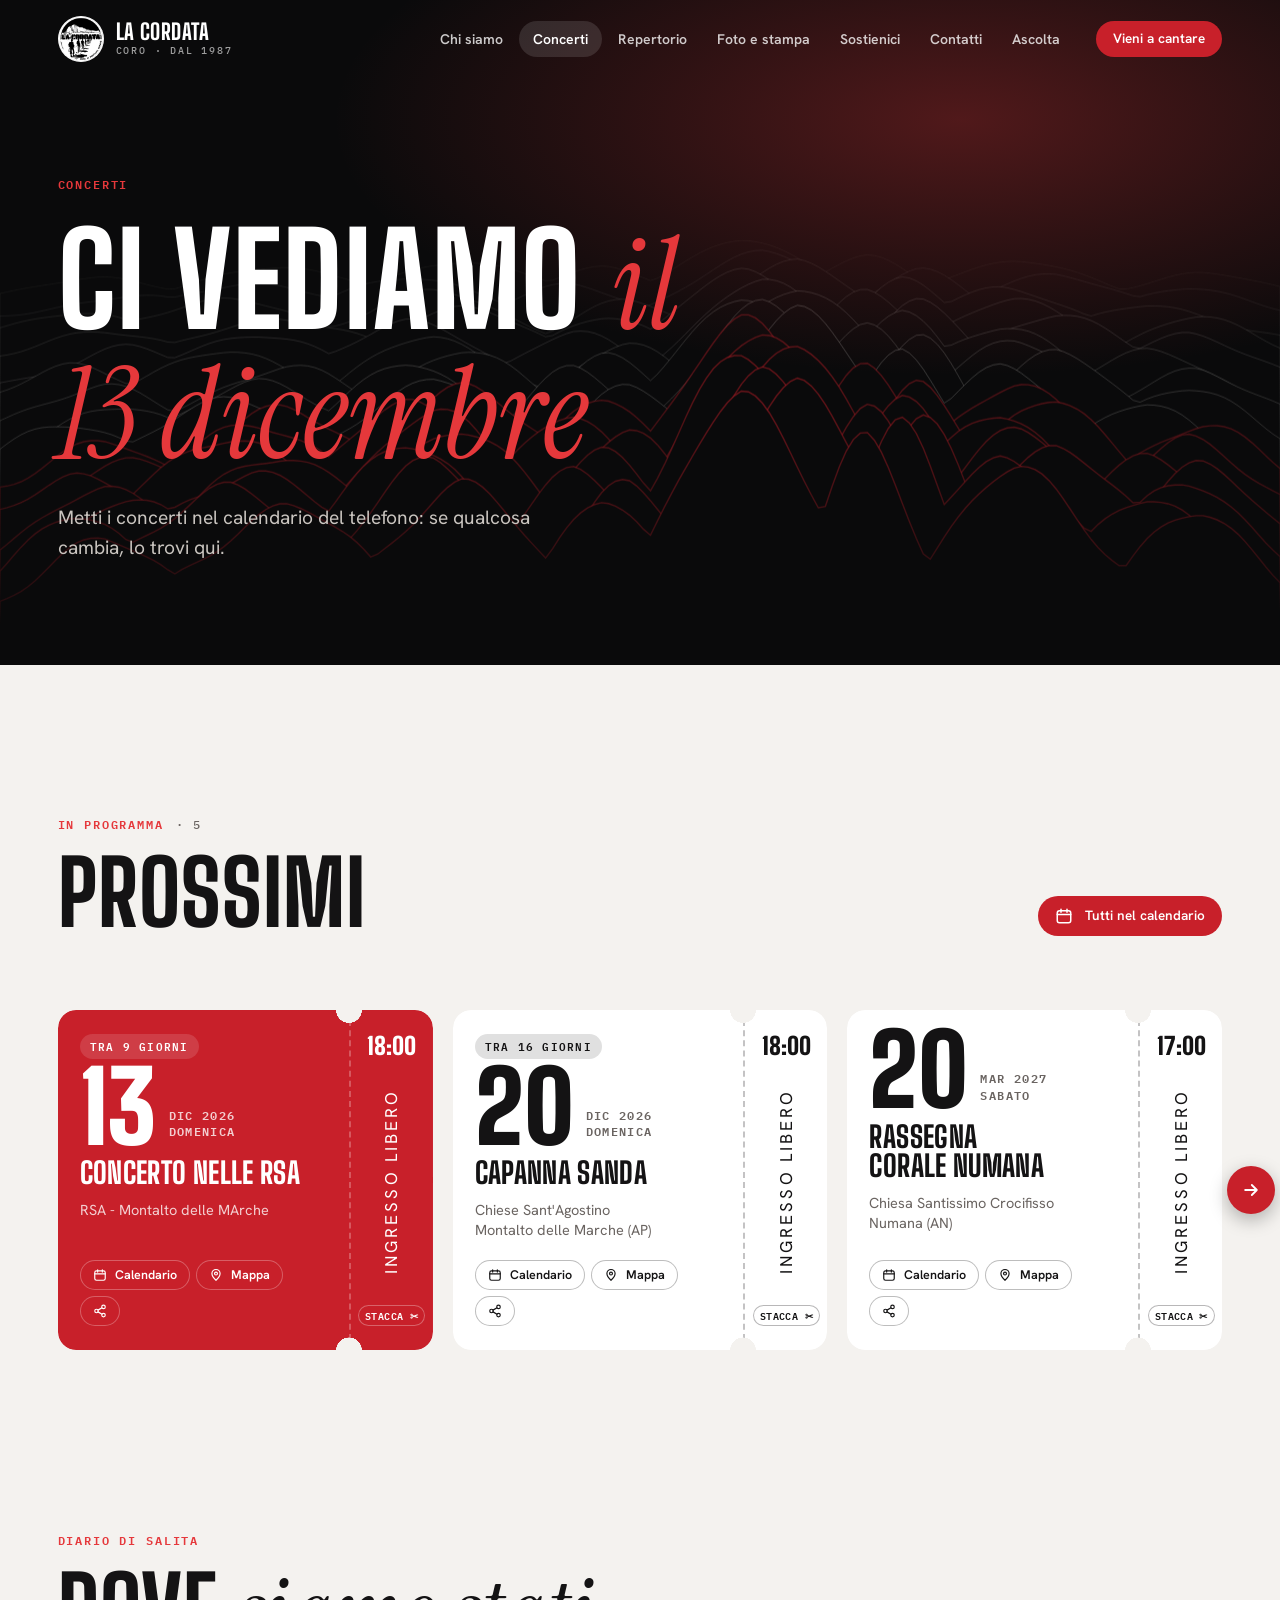
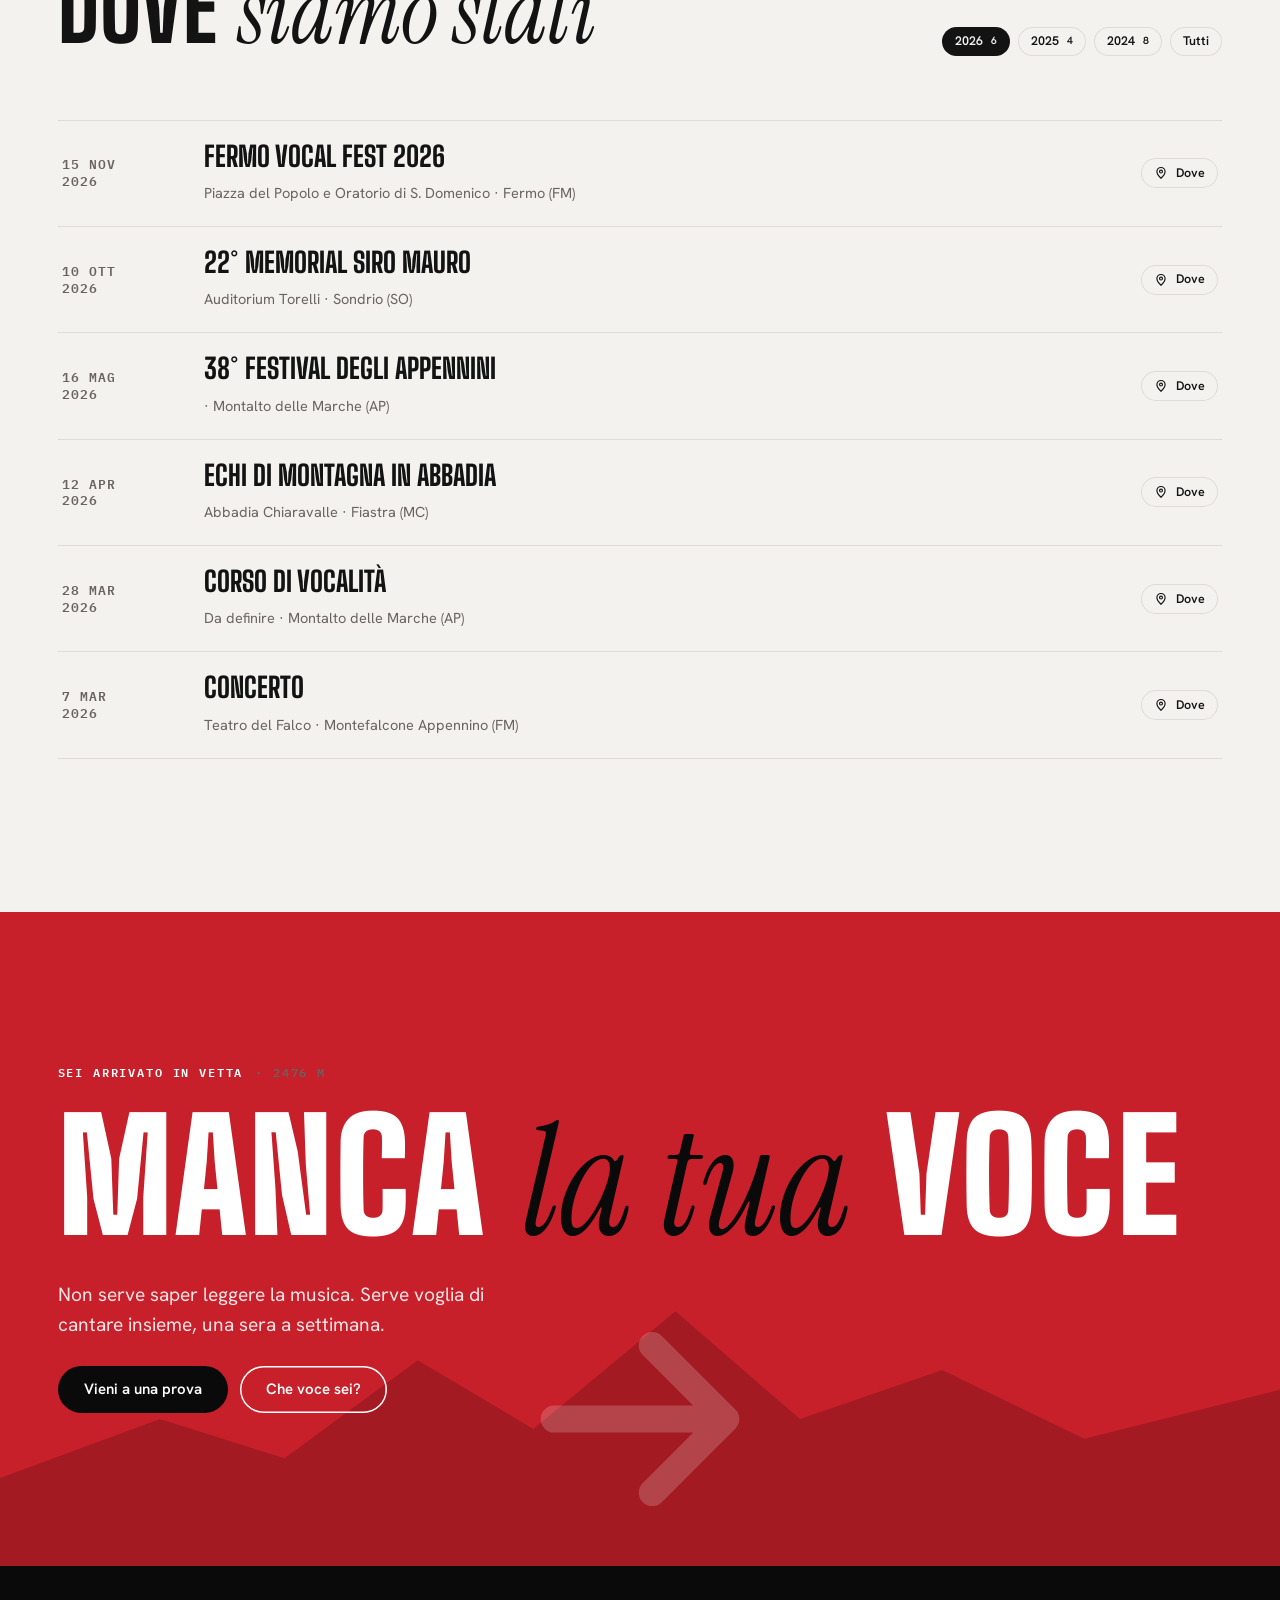
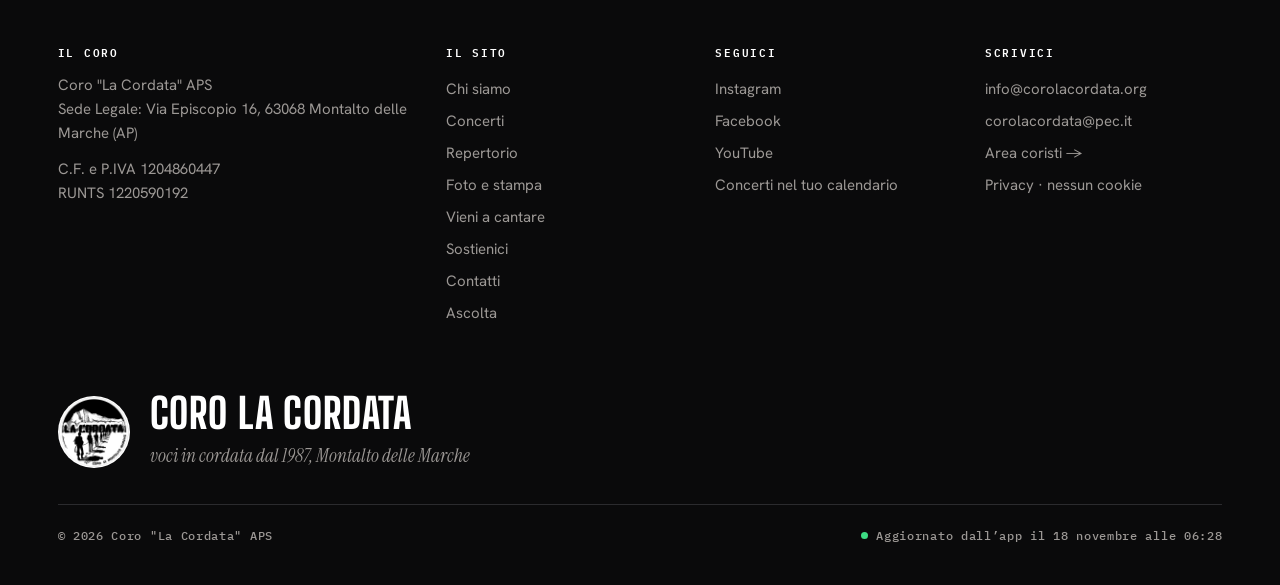
<file: concerti.html>
<!doctype html>
<html lang="it">
<head>
<meta charset="utf-8">
<meta name="viewport" content="width=device-width,initial-scale=1,viewport-fit=cover">
<title>Concerti · Coro La Cordata</title>
<meta name="description" content="I prossimi concerti del Coro La Cordata e l’archivio.">
<meta name="theme-color" content="#0A0A0B">
<meta property="og:title" content="Concerti · Coro La Cordata">
<meta property="og:description" content="I prossimi concerti del Coro La Cordata e l’archivio.">
<meta property="og:image" content="https://www.corolacordata.org/foto/1LiByi7N-U7T81pCJaxmZotG31Zl3AYf7.jpg">
<link rel="canonical" href="https://www.corolacordata.org/concerti.html">
<link rel="icon" href="img/logo.png">
<link rel="stylesheet" href="caratteri.css?v=79715037">
<link rel="stylesheet" href="sito.css?v=79715037">
</head>
<body data-pagina="concerti">
<main id="app"><noscript><p>Coro &quot;La Cordata&quot; APS · Sede Legale: Via Episcopio 16, 63068 Montalto delle Marche (AP) · info@corolacordata.org</p><ul><li>2025-12-21 Capanna Sanda, Basilica Santa Maria Assunta, Montalto delle Marche (AP)</li><li>2025-12-13 Gran Concerto del Coro 'La Cordata', Chiesa Collegiata di Santa Lucia, Grottammare (AP)</li><li>2025-10-11 46ª Rassegna Corale Camiglianese, Chiesa Parrocchiale, Camigliano (LU)</li><li>2025-05-17 Festival degli Appennini 2025, Montalto delle Marche, Montalto delle Marche (AP)</li><li>2024-12-22 Capanna Sanda, Chiesa Inferiore Basilica S. Maria Assunta, Montalto delle Marche (AP)</li><li>2024-12-14 Concerto a Castelletto Ticino, Chiesa Cuore Immacolato di Maria, Castelletto Ticino, Castelletto Sopra Ticino (NO)</li><li>2024-11-05 Turismo delle Radici, Teatro Comunale, Montalto delle Marche (AP)</li><li>2024-10-05 Quel mese d'aprile - XXXI Edizione, Santuario Madonna D'Appari, Paganica (AQ)</li><li>2024-09-27 1° Pellegrinaggio Famiglia Alpina, Teatro Bastione San Gallo, Loreto (AN)</li><li>2024-09-07 47ª Rassegna Canti Popolari e della Montagna, Chiesa Arcipretale, Recoaro Terme (VI)</li><li>2024-05-18 36° Festival degli Appennini, Basilica S. Maria Assunta, Montalto delle Marche (AP)</li><li>2024-04-07 Sulle vie di Francesco, Santuario San Tommaso, Montedinove (AP)</li></ul></noscript></main>
<script src="dati.js?v=79715037"></script>
<script src="sito.js?v=79715037"></script>
</body>
</html>
</file>
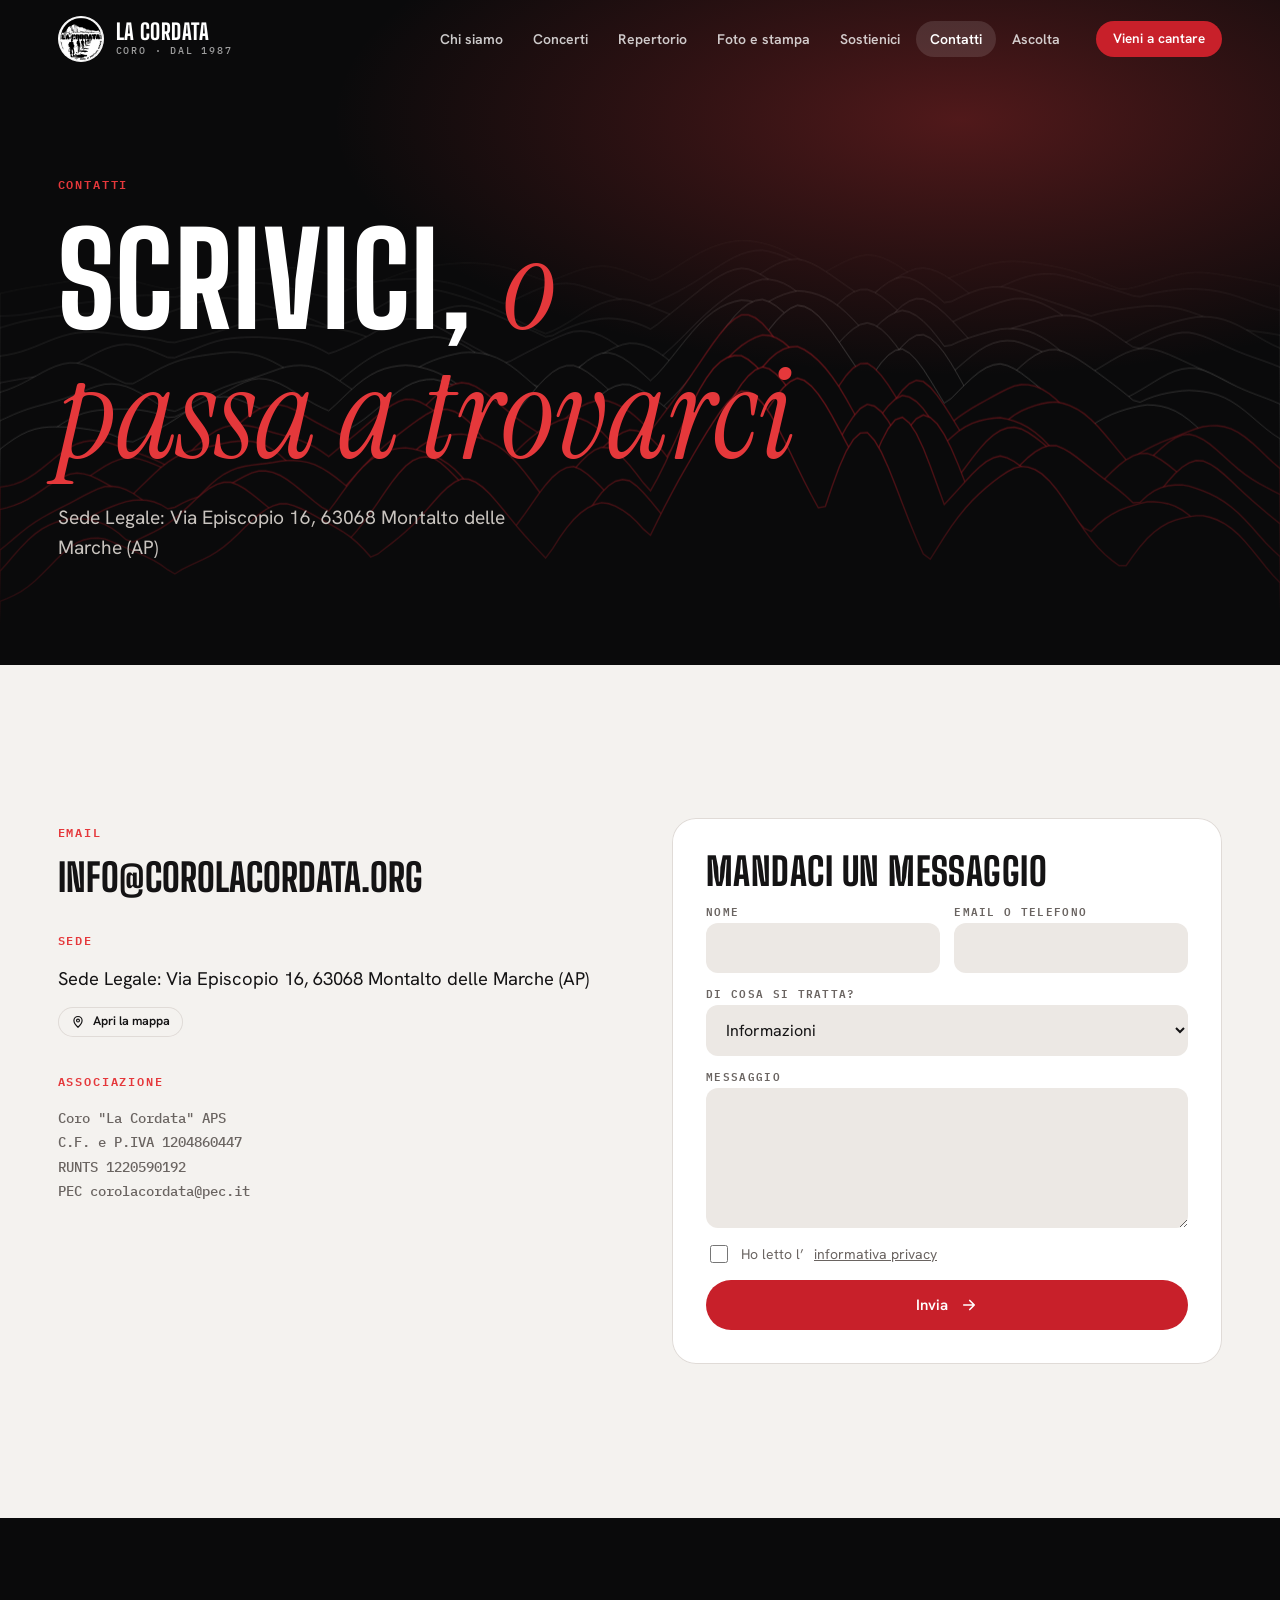
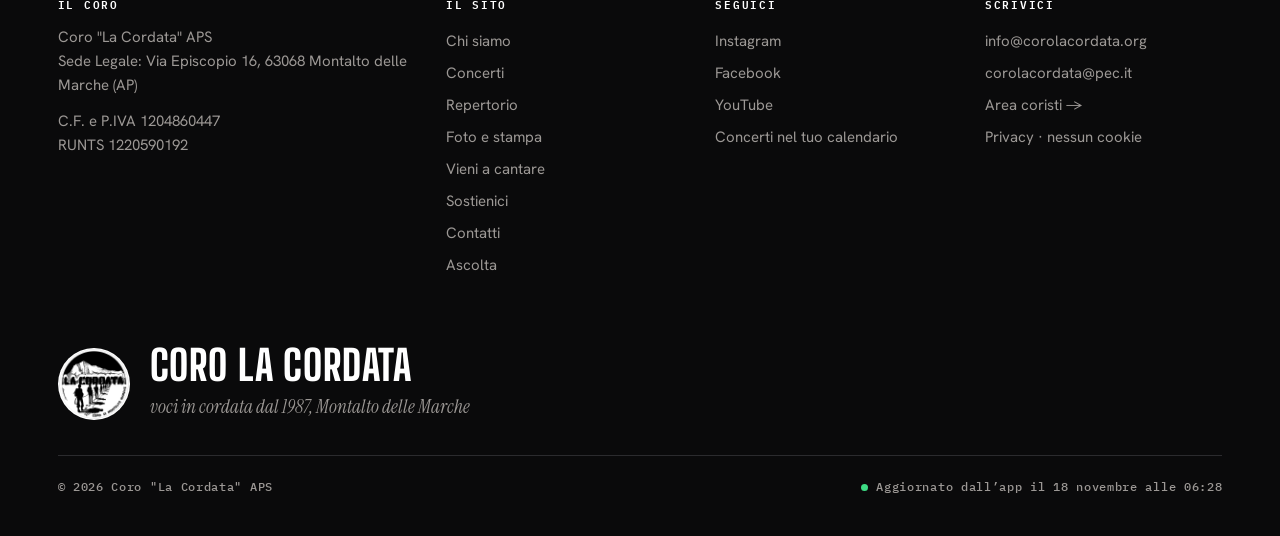
<file: contatti.html>
<!doctype html>
<html lang="it">
<head>
<meta charset="utf-8">
<meta name="viewport" content="width=device-width,initial-scale=1,viewport-fit=cover">
<title>Contatti · Coro La Cordata</title>
<meta name="description" content="Scrivi al Coro La Cordata.">
<meta name="theme-color" content="#0A0A0B">
<meta property="og:title" content="Contatti · Coro La Cordata">
<meta property="og:description" content="Scrivi al Coro La Cordata.">
<meta property="og:image" content="https://www.corolacordata.org/foto/1LiByi7N-U7T81pCJaxmZotG31Zl3AYf7.jpg">
<link rel="canonical" href="https://www.corolacordata.org/contatti.html">
<link rel="icon" href="img/logo.png">
<link rel="stylesheet" href="caratteri.css?v=79715037">
<link rel="stylesheet" href="sito.css?v=79715037">
</head>
<body data-pagina="contatti">
<main id="app"><noscript><p>Coro &quot;La Cordata&quot; APS · Sede Legale: Via Episcopio 16, 63068 Montalto delle Marche (AP) · info@corolacordata.org</p></noscript></main>
<script src="dati.js?v=79715037"></script>
<script src="sito.js?v=79715037"></script>
</body>
</html>
</file>
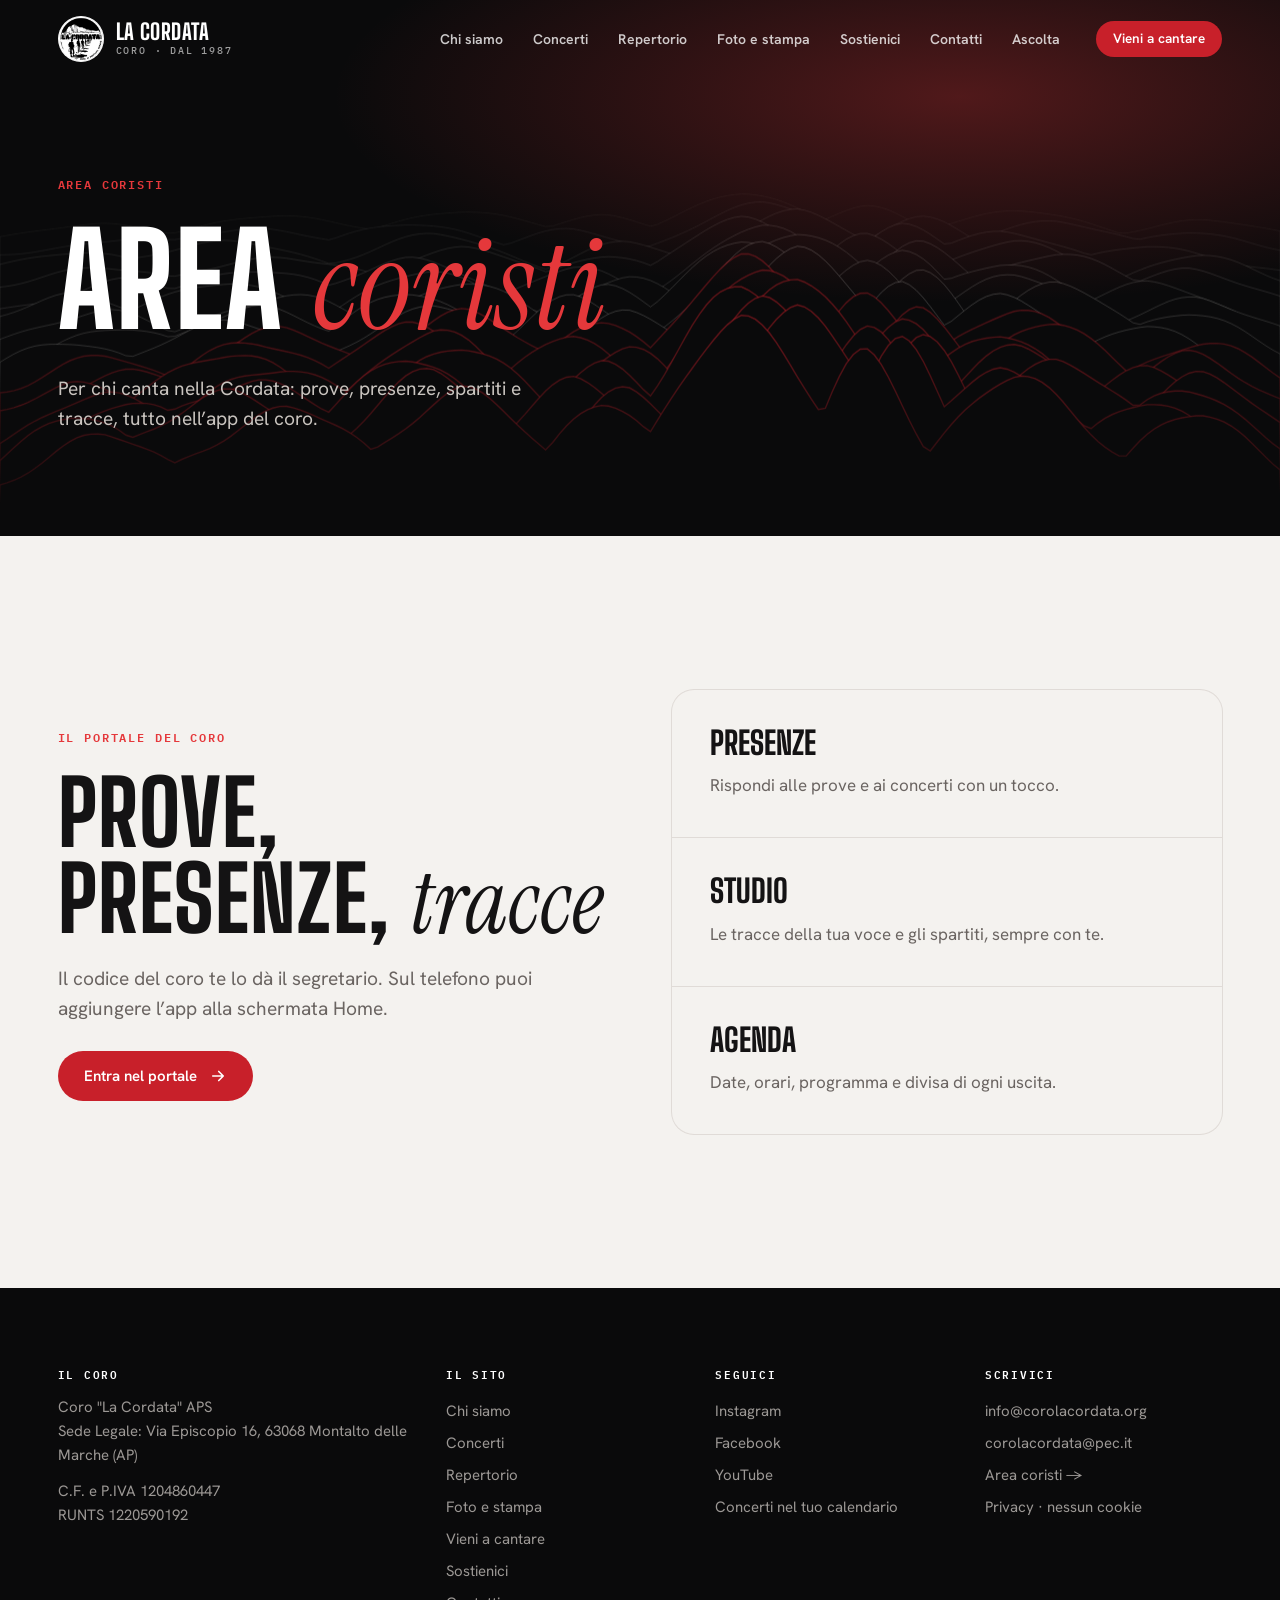
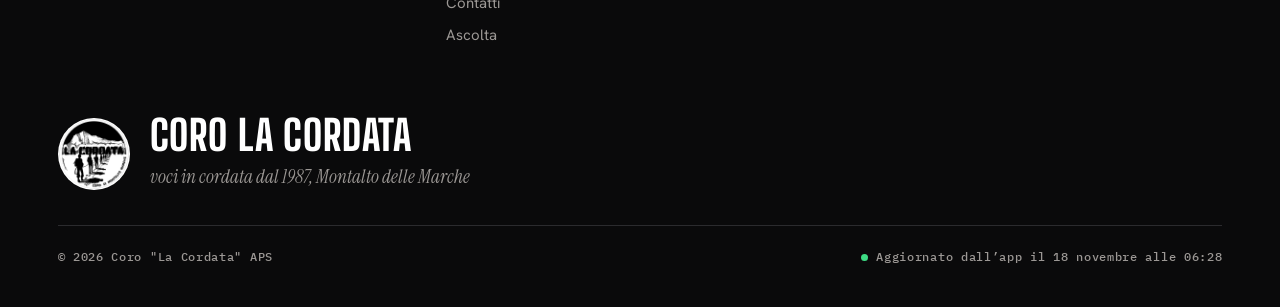
<file: coristi.html>
<!doctype html>
<html lang="it">
<head>
<meta charset="utf-8">
<meta name="viewport" content="width=device-width,initial-scale=1,viewport-fit=cover">
<title>Area coristi · Coro La Cordata</title>
<meta name="description" content="L’accesso al portale dei coristi.">
<meta name="theme-color" content="#0A0A0B">
<meta property="og:title" content="Area coristi · Coro La Cordata">
<meta property="og:description" content="L’accesso al portale dei coristi.">
<meta property="og:image" content="https://www.corolacordata.org/foto/1LiByi7N-U7T81pCJaxmZotG31Zl3AYf7.jpg">
<link rel="canonical" href="https://www.corolacordata.org/coristi.html">
<link rel="icon" href="img/logo.png">
<link rel="stylesheet" href="caratteri.css?v=79715037">
<link rel="stylesheet" href="sito.css?v=79715037">
</head>
<body data-pagina="coristi">
<main id="app"><noscript><p>Coro &quot;La Cordata&quot; APS · Sede Legale: Via Episcopio 16, 63068 Montalto delle Marche (AP) · info@corolacordata.org</p></noscript></main>
<script src="dati.js?v=79715037"></script>
<script src="sito.js?v=79715037"></script>
</body>
</html>
</file>
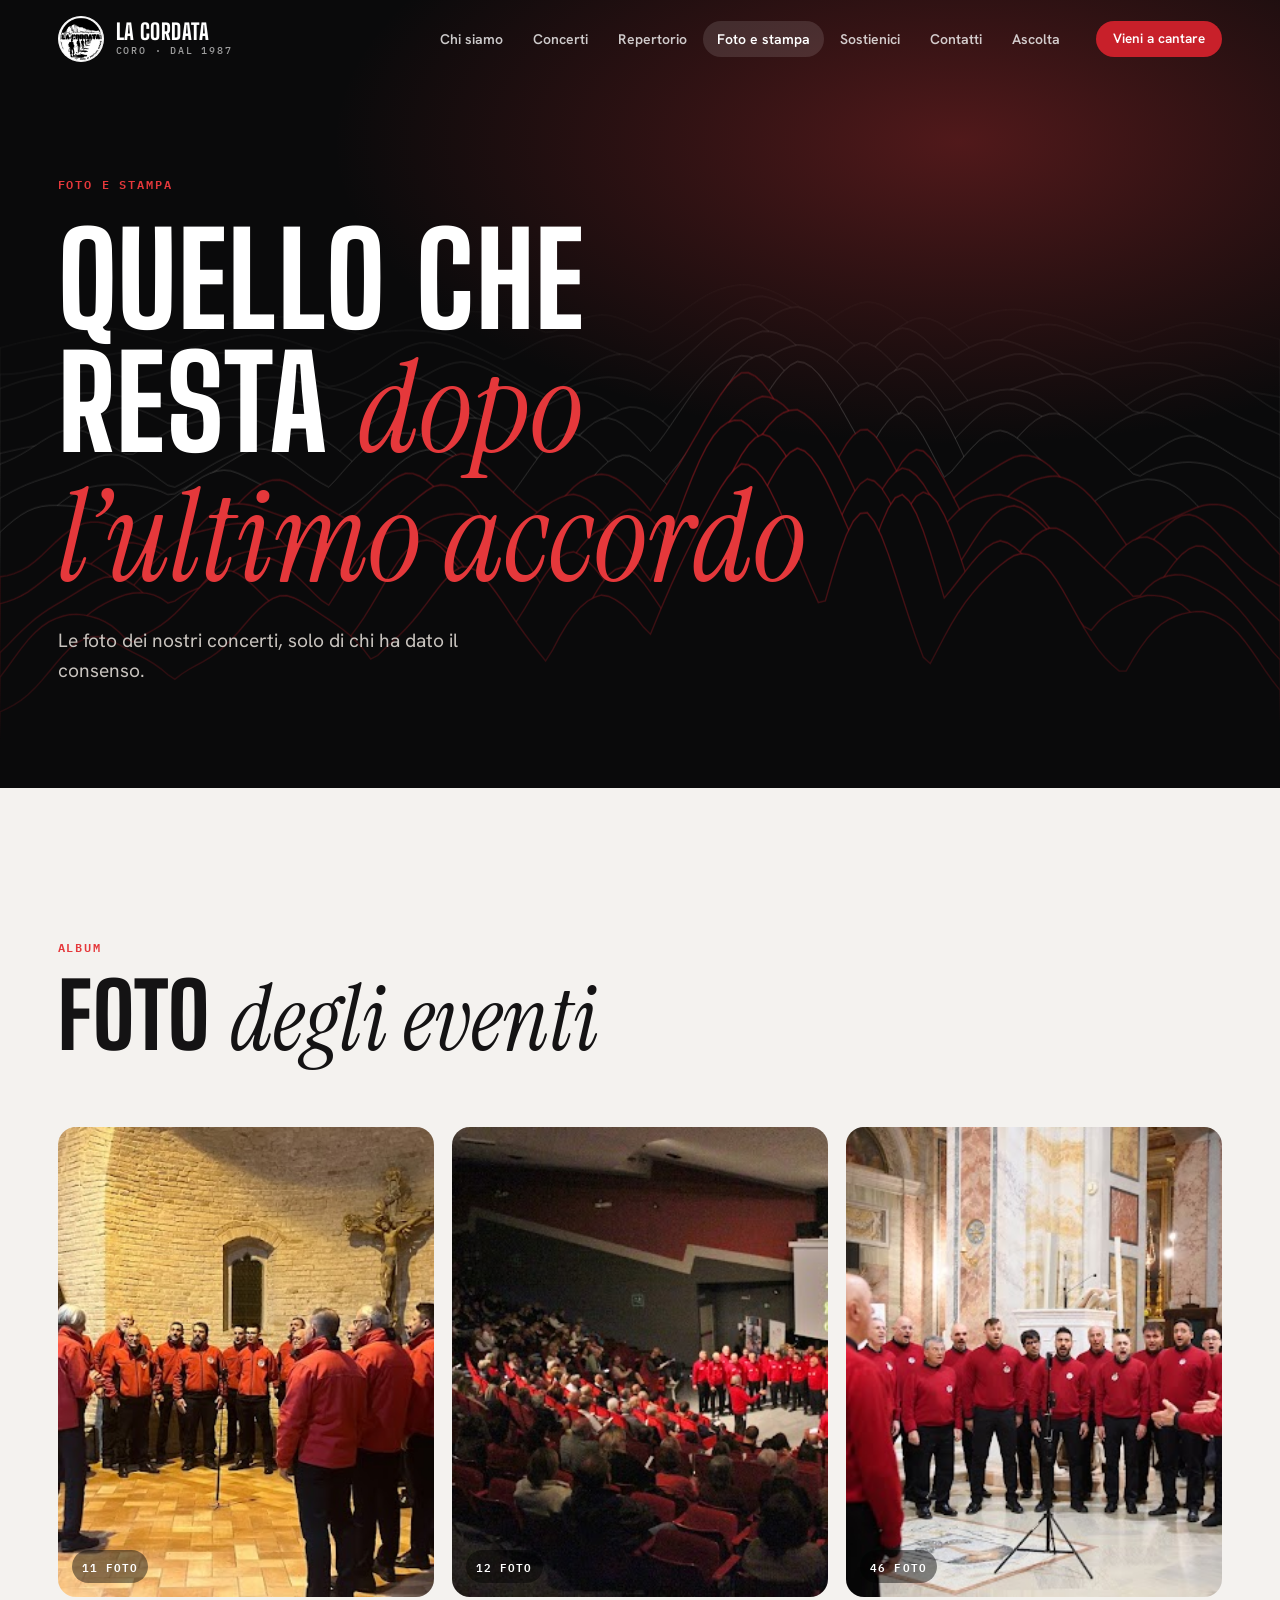
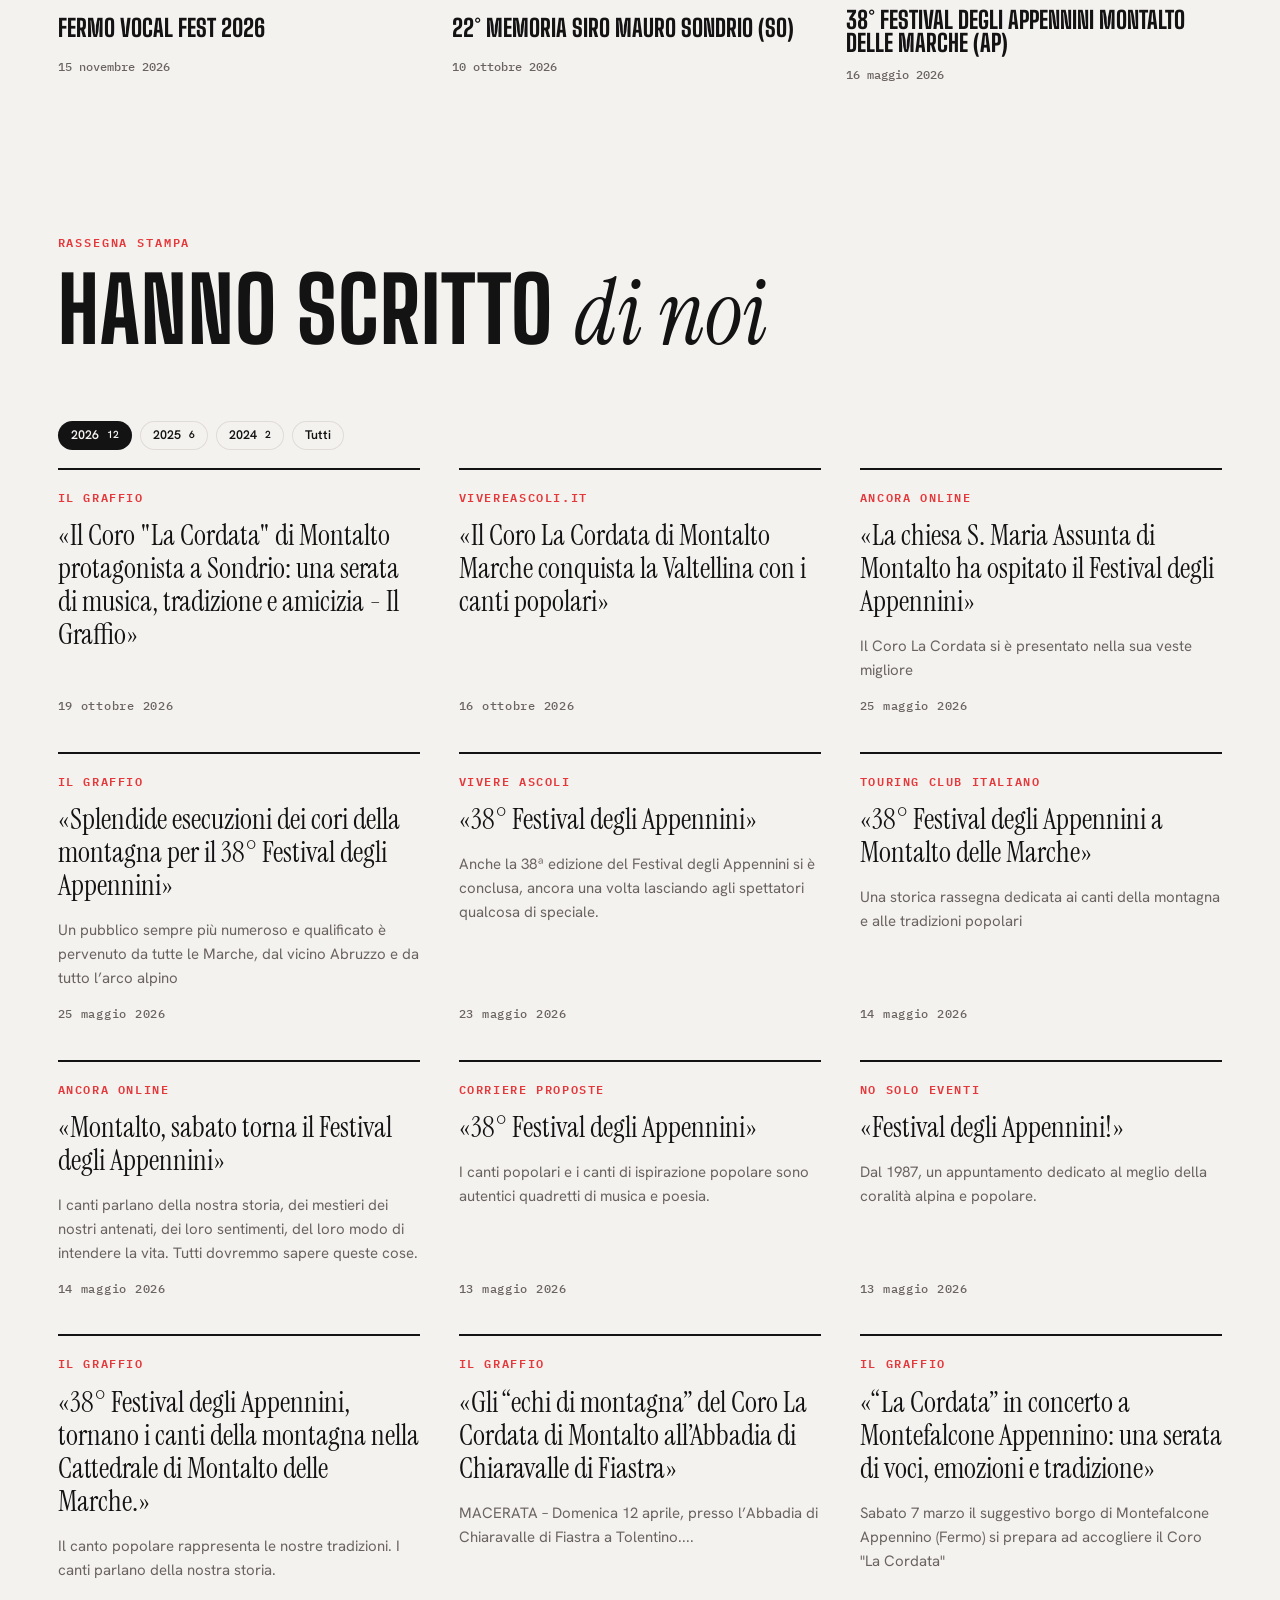
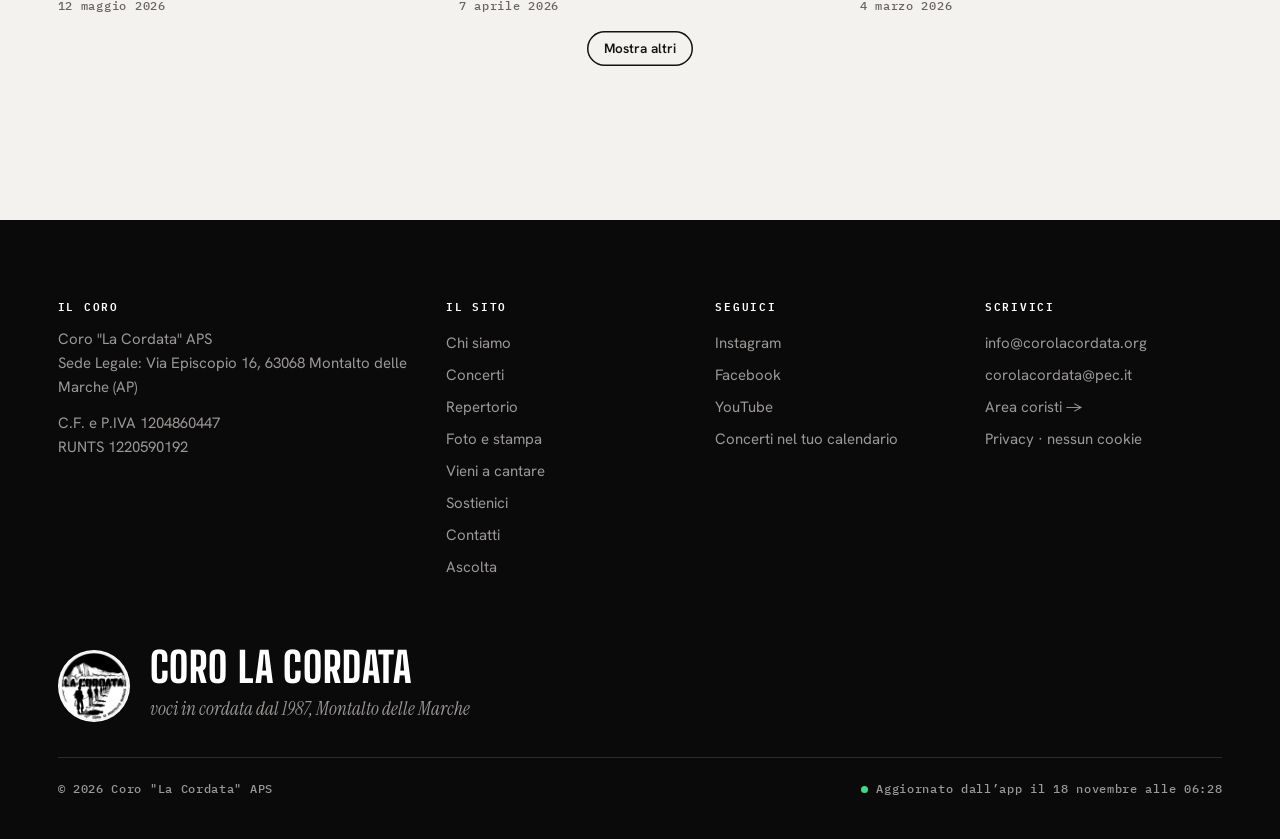
<file: media.html>
<!doctype html>
<html lang="it">
<head>
<meta charset="utf-8">
<meta name="viewport" content="width=device-width,initial-scale=1,viewport-fit=cover">
<title>Foto e stampa · Coro La Cordata</title>
<meta name="description" content="Foto dei concerti e rassegna stampa.">
<meta name="theme-color" content="#0A0A0B">
<meta property="og:title" content="Foto e stampa · Coro La Cordata">
<meta property="og:description" content="Foto dei concerti e rassegna stampa.">
<meta property="og:image" content="https://www.corolacordata.org/foto/1LiByi7N-U7T81pCJaxmZotG31Zl3AYf7.jpg">
<link rel="canonical" href="https://www.corolacordata.org/media.html">
<link rel="icon" href="img/logo.png">
<link rel="stylesheet" href="caratteri.css?v=79715037">
<link rel="stylesheet" href="sito.css?v=79715037">
</head>
<body data-pagina="media">
<main id="app"><noscript><p>Coro &quot;La Cordata&quot; APS · Sede Legale: Via Episcopio 16, 63068 Montalto delle Marche (AP) · info@corolacordata.org</p></noscript></main>
<script src="dati.js?v=79715037"></script>
<script src="sito.js?v=79715037"></script>
</body>
</html>
</file>
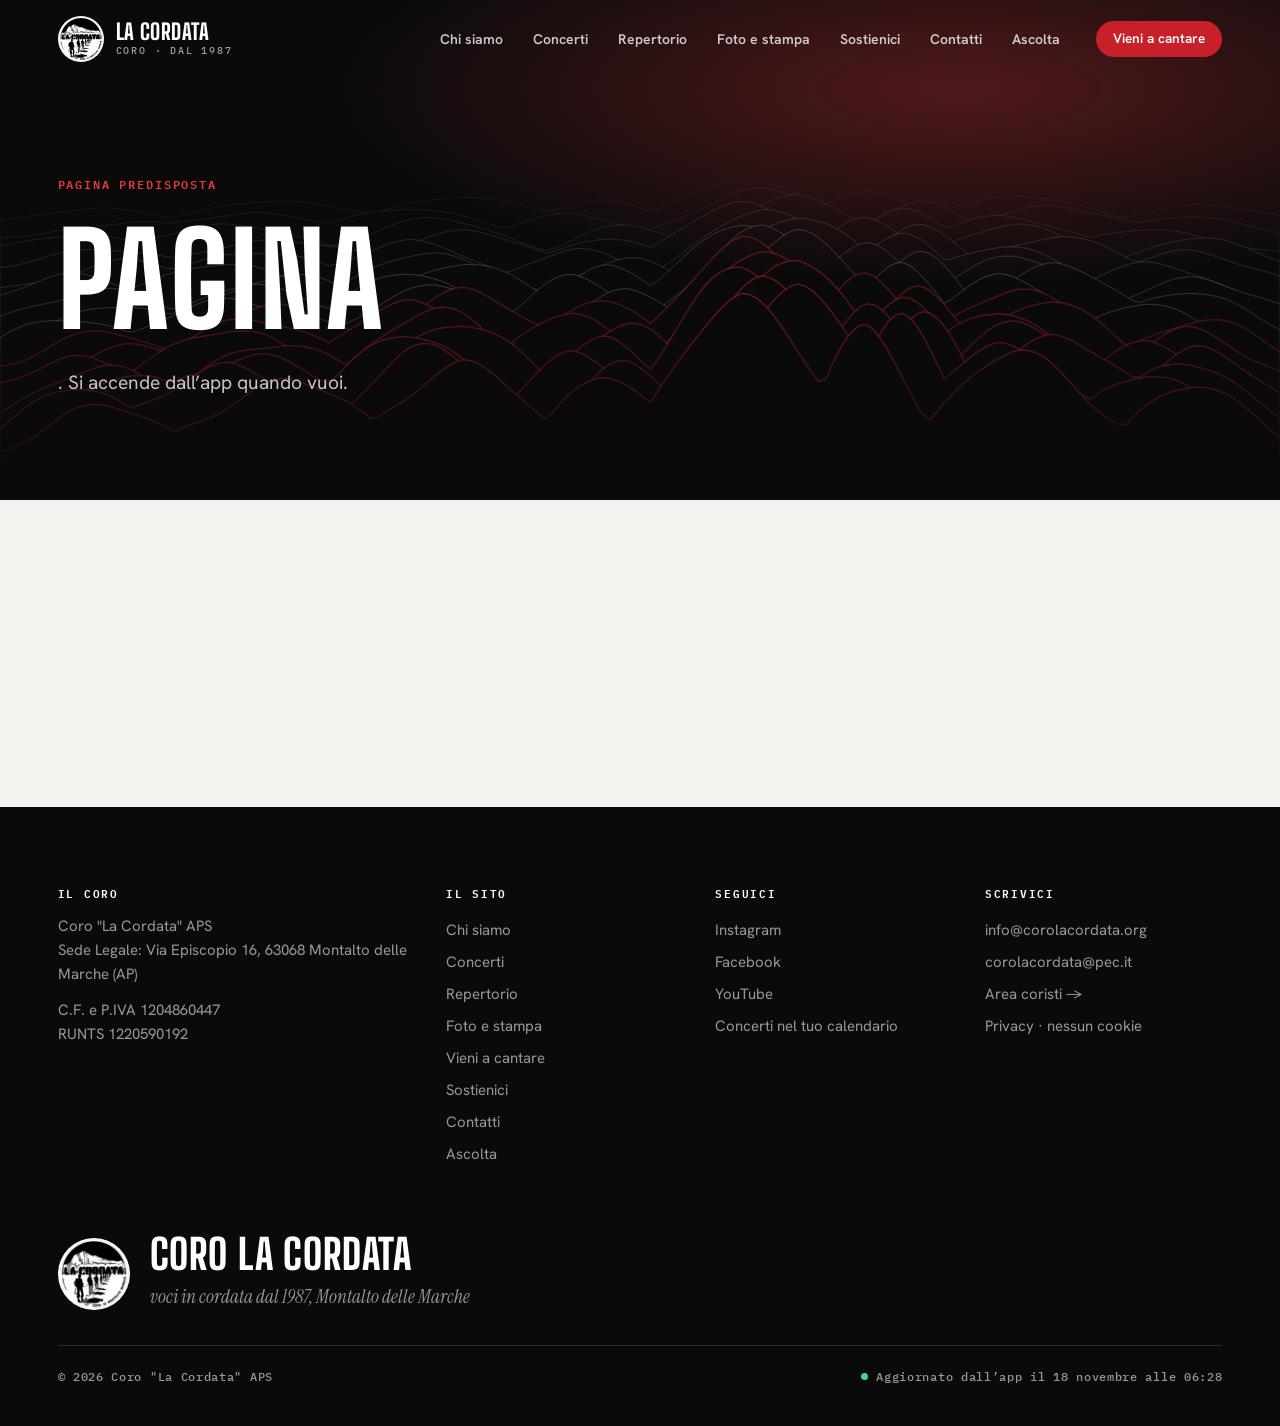
<file: pagina.html>
<!doctype html>
<html lang="it">
<head>
<meta charset="utf-8">
<meta name="viewport" content="width=device-width,initial-scale=1,viewport-fit=cover">
<title>La Cordata · Coro La Cordata</title>
<meta name="description" content="Un coro che nasce dal respiro delle montagne.">
<meta name="theme-color" content="#0A0A0B">
<meta property="og:title" content="La Cordata · Coro La Cordata">
<meta property="og:description" content="Voci maschili legate da una sola corda: canti di montagna e di popolo, dalle colline di Montalto ai teatri d’Italia.">
<meta property="og:image" content="https://www.corolacordata.org/foto/1LiByi7N-U7T81pCJaxmZotG31Zl3AYf7.jpg">
<link rel="canonical" href="https://www.corolacordata.org/pagina.html">
<link rel="icon" href="img/logo.png">
<link rel="stylesheet" href="caratteri.css?v=79715037">
<link rel="stylesheet" href="sito.css?v=79715037">
</head>
<body data-pagina="pagina">
<main id="app"><noscript><p>Coro &quot;La Cordata&quot; APS · Sede Legale: Via Episcopio 16, 63068 Montalto delle Marche (AP) · info@corolacordata.org</p></noscript></main>
<script src="dati.js?v=79715037"></script>
<script src="sito.js?v=79715037"></script>
</body>
</html>
</file>
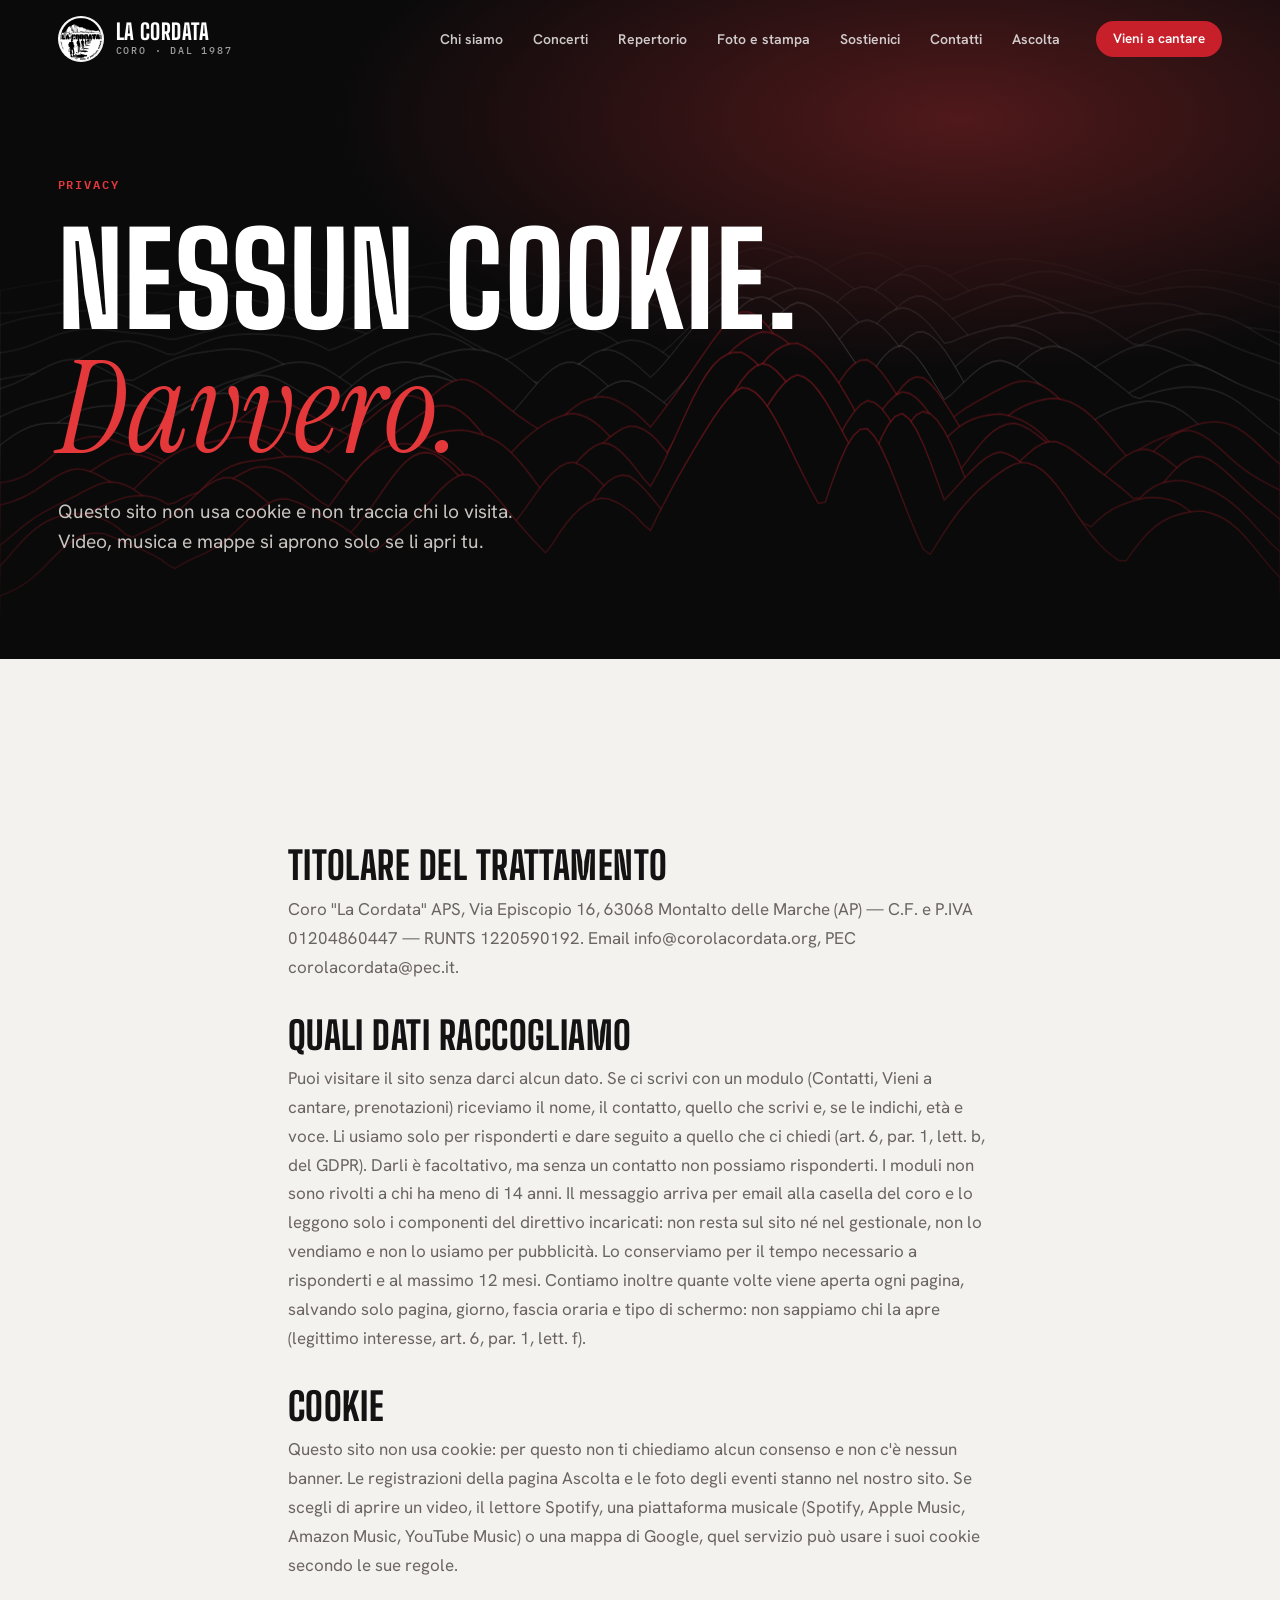
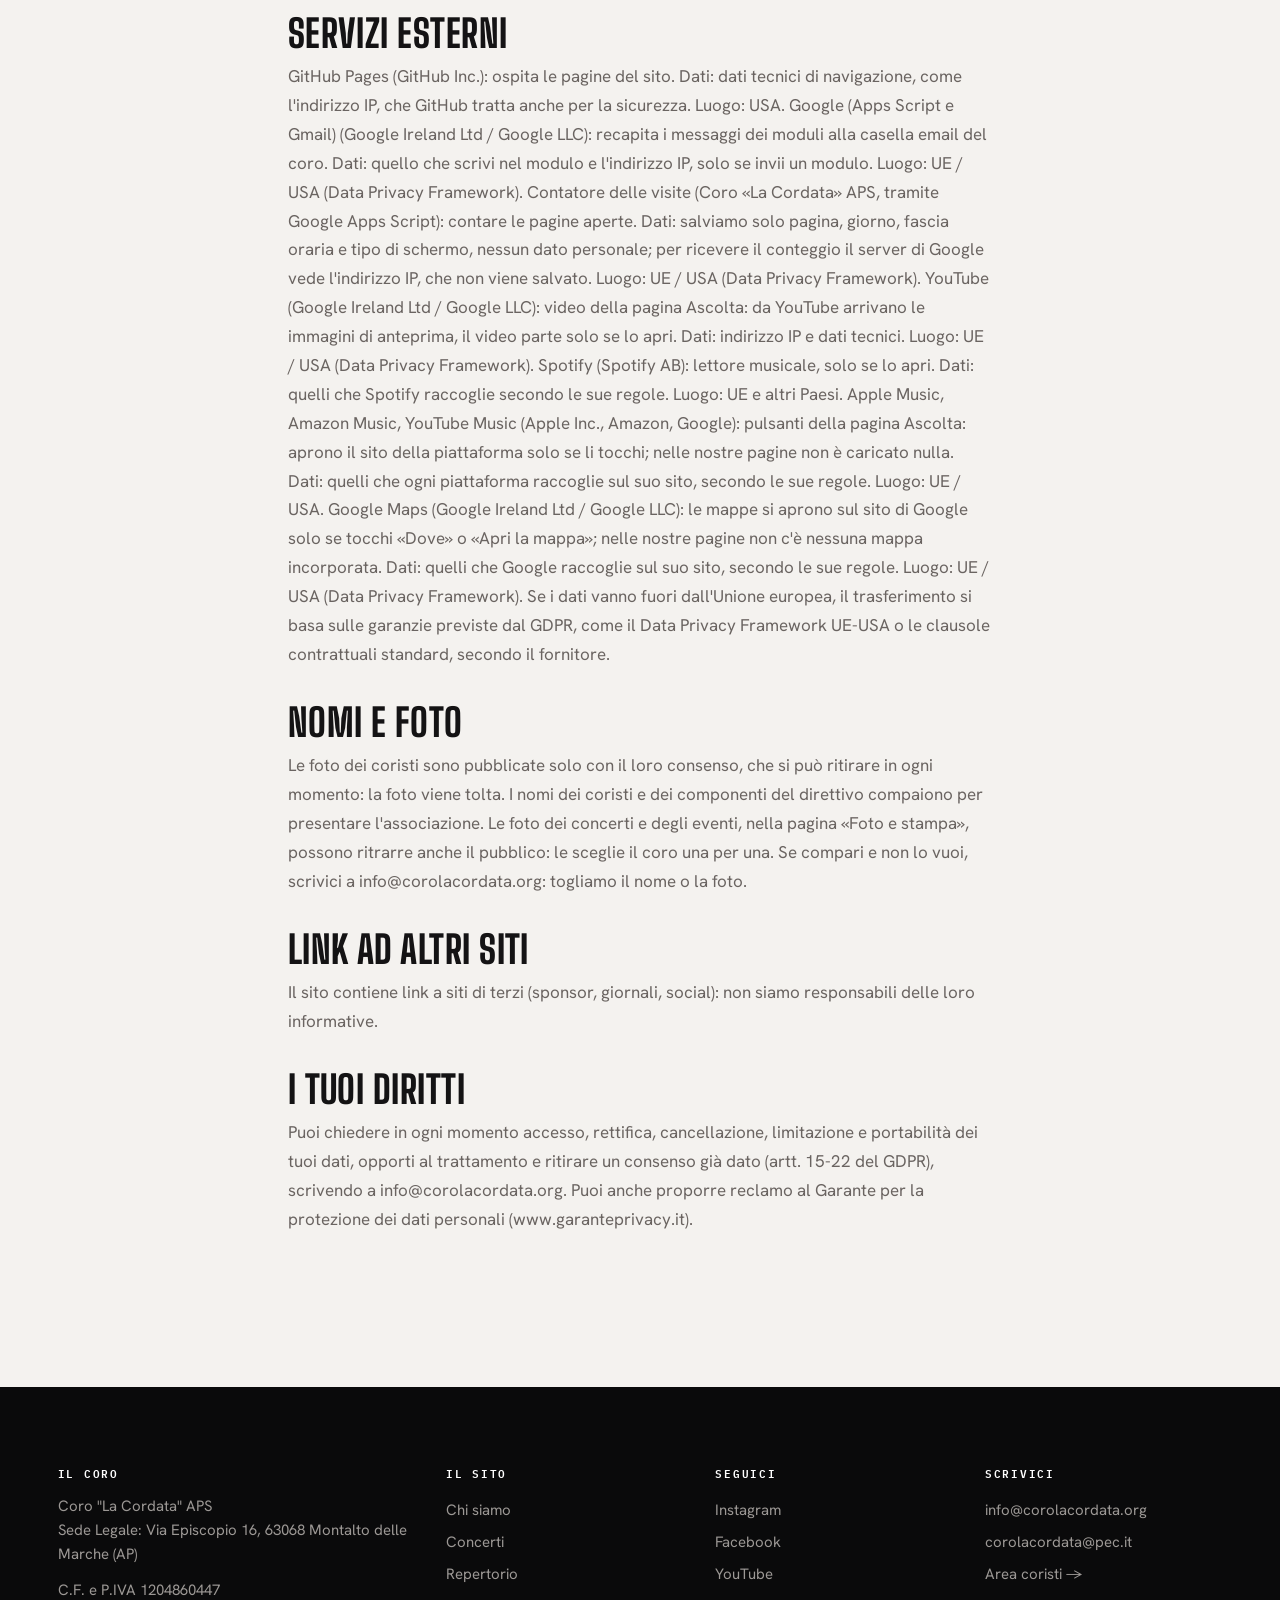
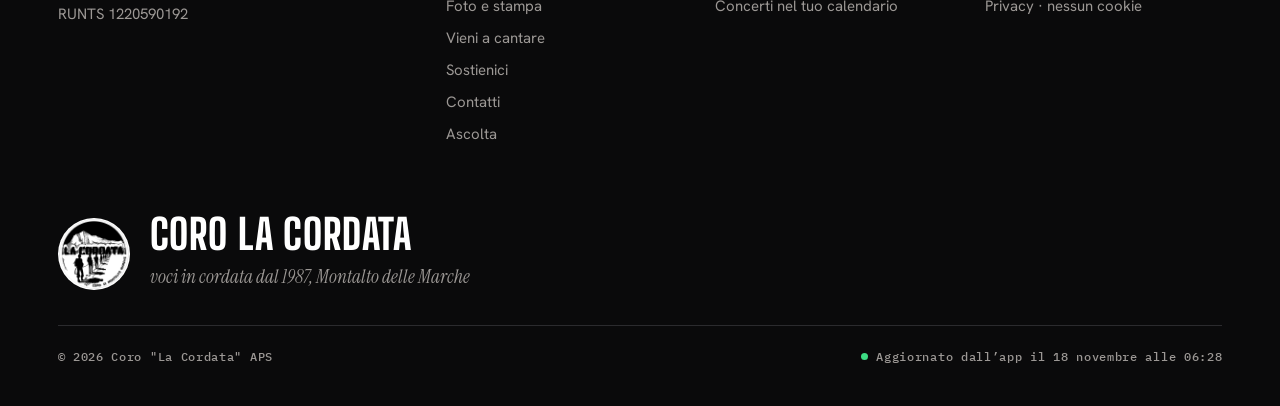
<file: privacy.html>
<!doctype html>
<html lang="it">
<head>
<meta charset="utf-8">
<meta name="viewport" content="width=device-width,initial-scale=1,viewport-fit=cover">
<title>Privacy · Coro La Cordata</title>
<meta name="description" content="Un coro che nasce dal respiro delle montagne.">
<meta name="theme-color" content="#0A0A0B">
<meta property="og:title" content="Privacy · Coro La Cordata">
<meta property="og:description" content="Voci maschili legate da una sola corda: canti di montagna e di popolo, dalle colline di Montalto ai teatri d’Italia.">
<meta property="og:image" content="https://www.corolacordata.org/foto/1LiByi7N-U7T81pCJaxmZotG31Zl3AYf7.jpg">
<link rel="canonical" href="https://www.corolacordata.org/privacy.html">
<link rel="icon" href="img/logo.png">
<link rel="stylesheet" href="caratteri.css?v=79715037">
<link rel="stylesheet" href="sito.css?v=79715037">
</head>
<body data-pagina="privacy">
<main id="app"><noscript><p>Coro &quot;La Cordata&quot; APS · Sede Legale: Via Episcopio 16, 63068 Montalto delle Marche (AP) · info@corolacordata.org</p></noscript></main>
<script src="dati.js?v=79715037"></script>
<script src="sito.js?v=79715037"></script>
</body>
</html>
</file>
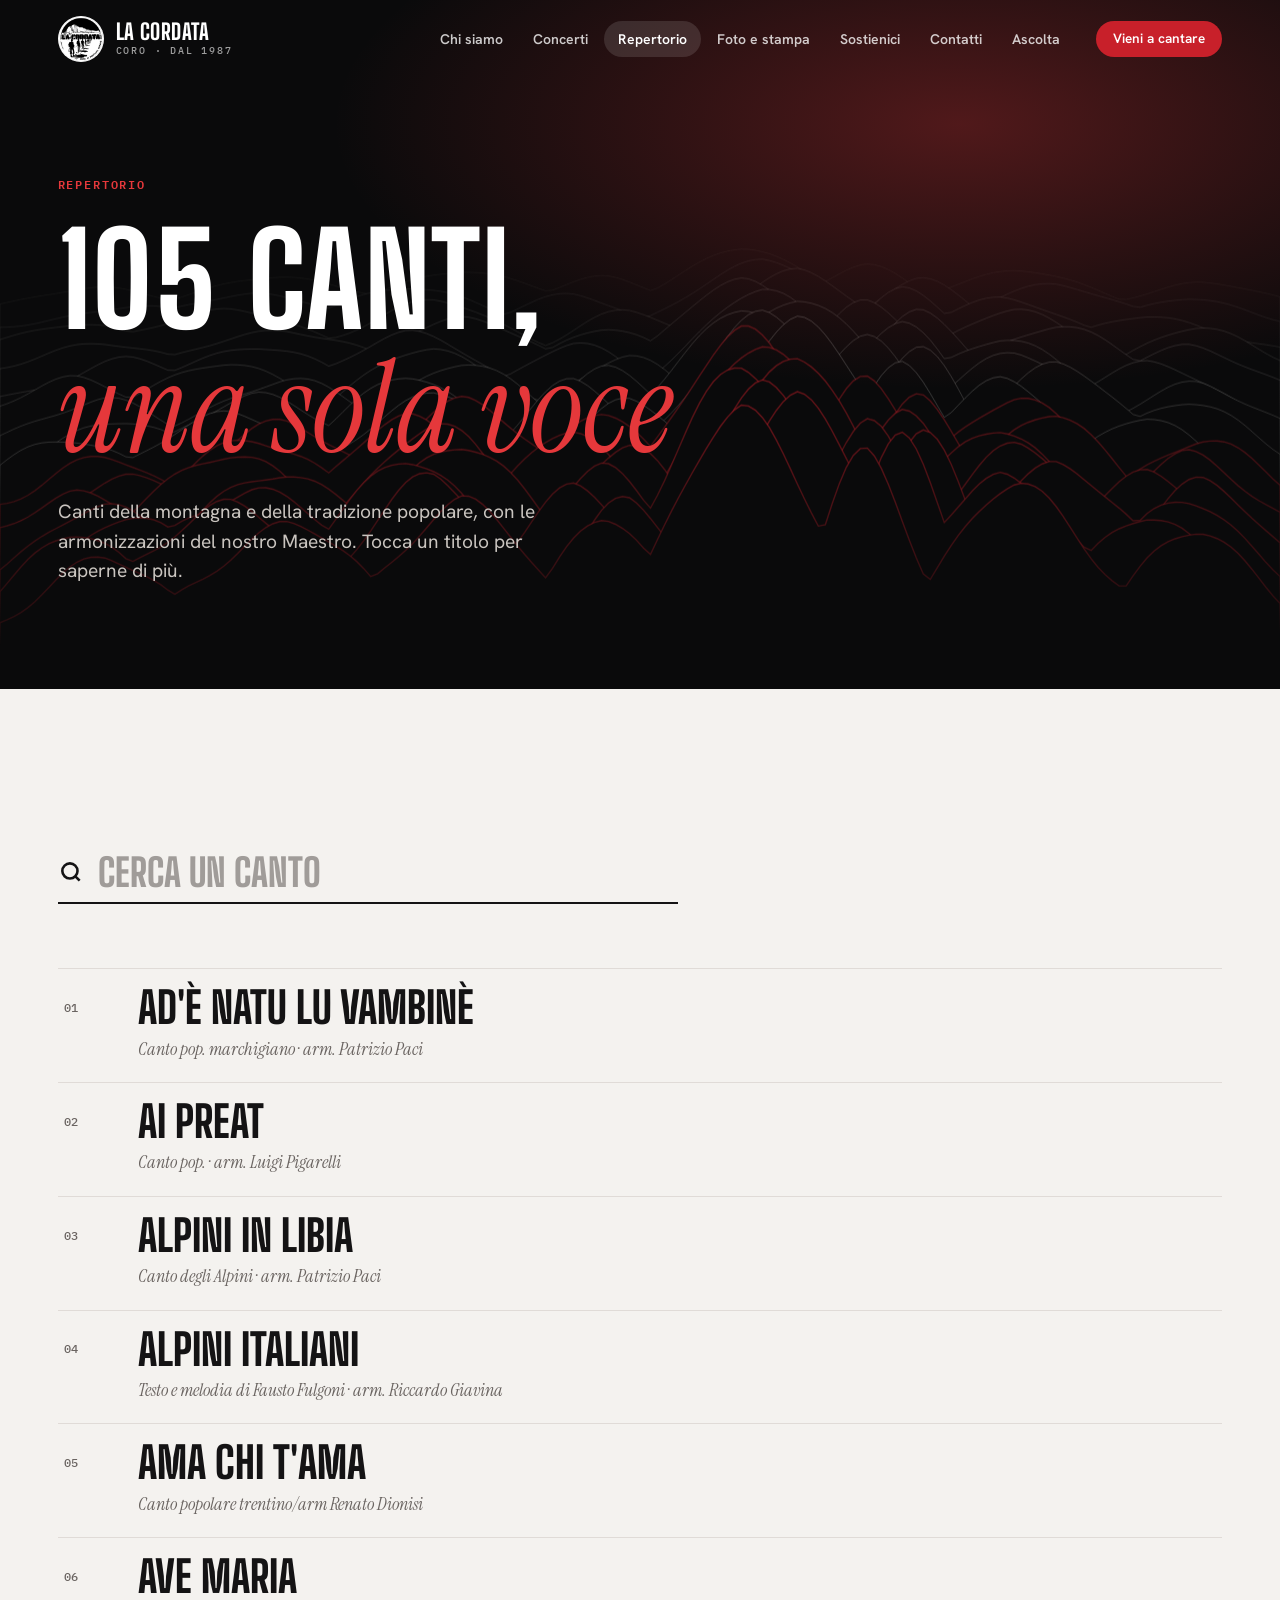
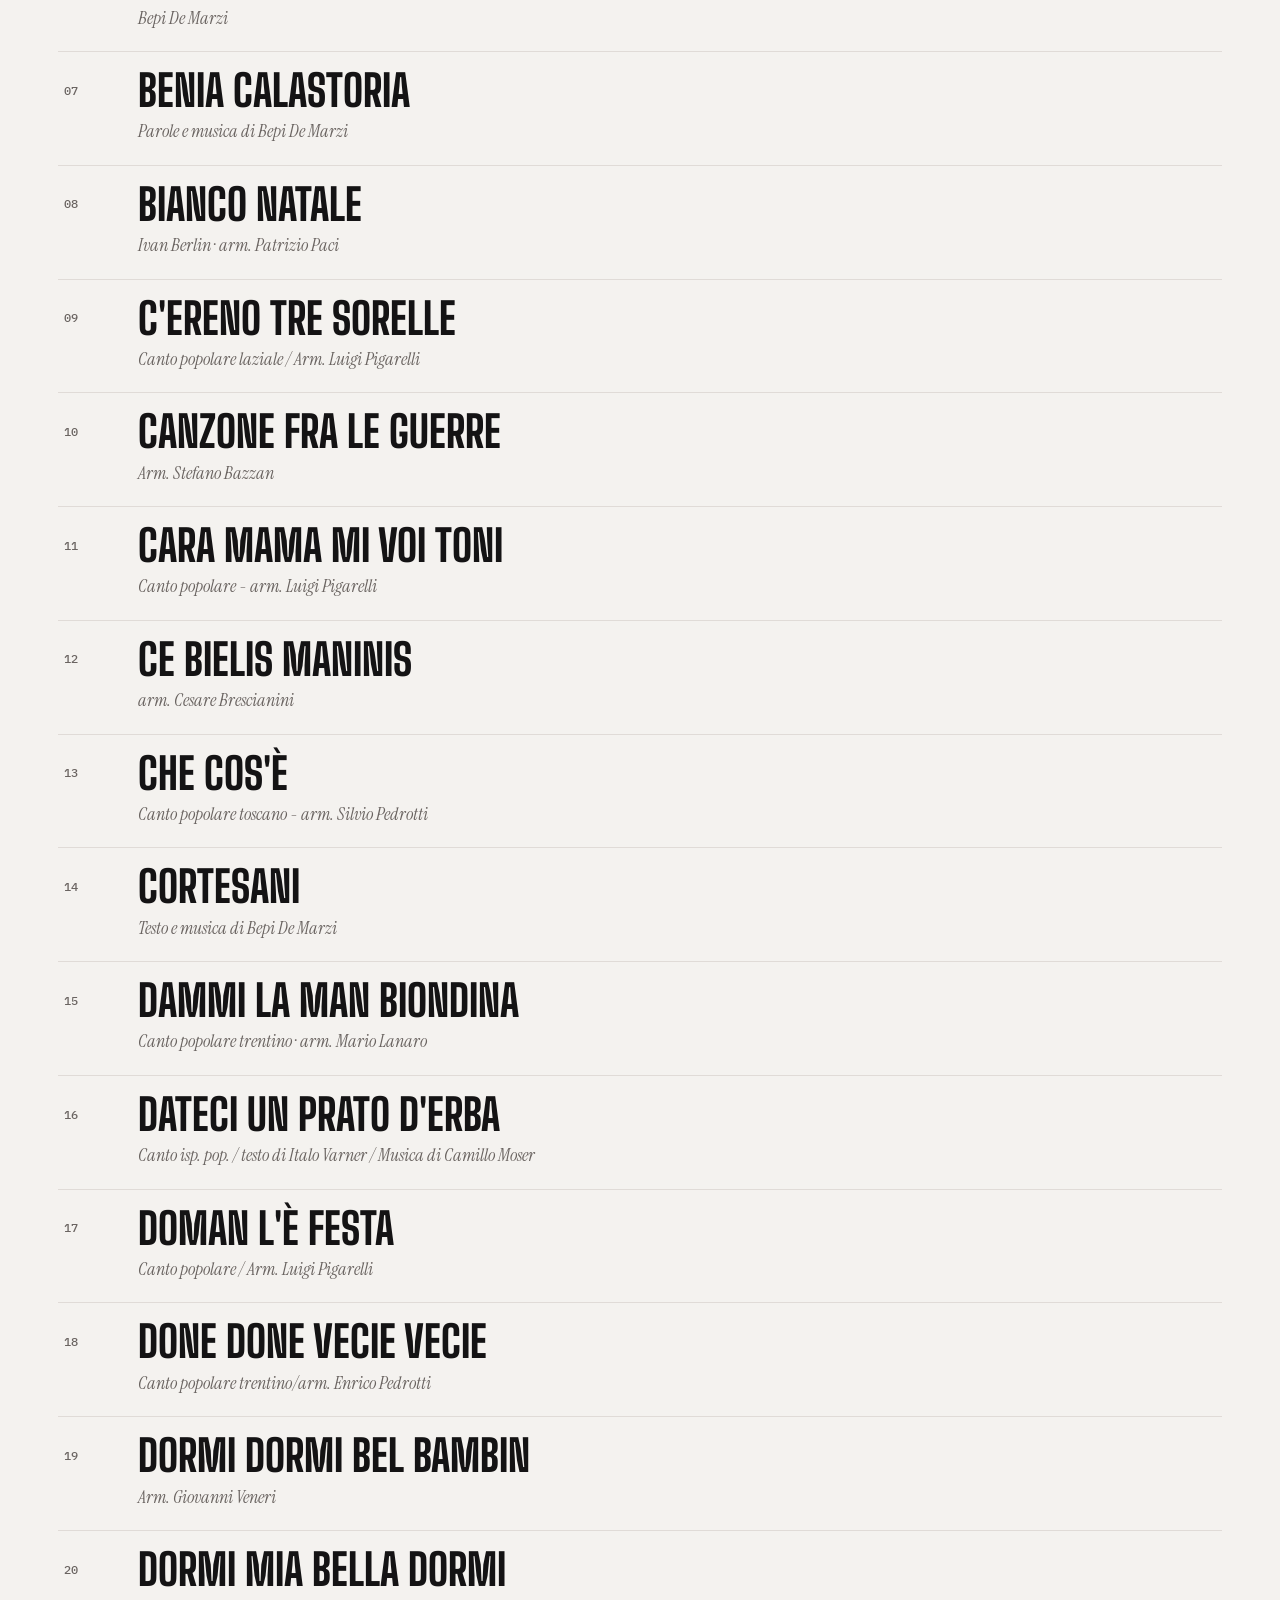
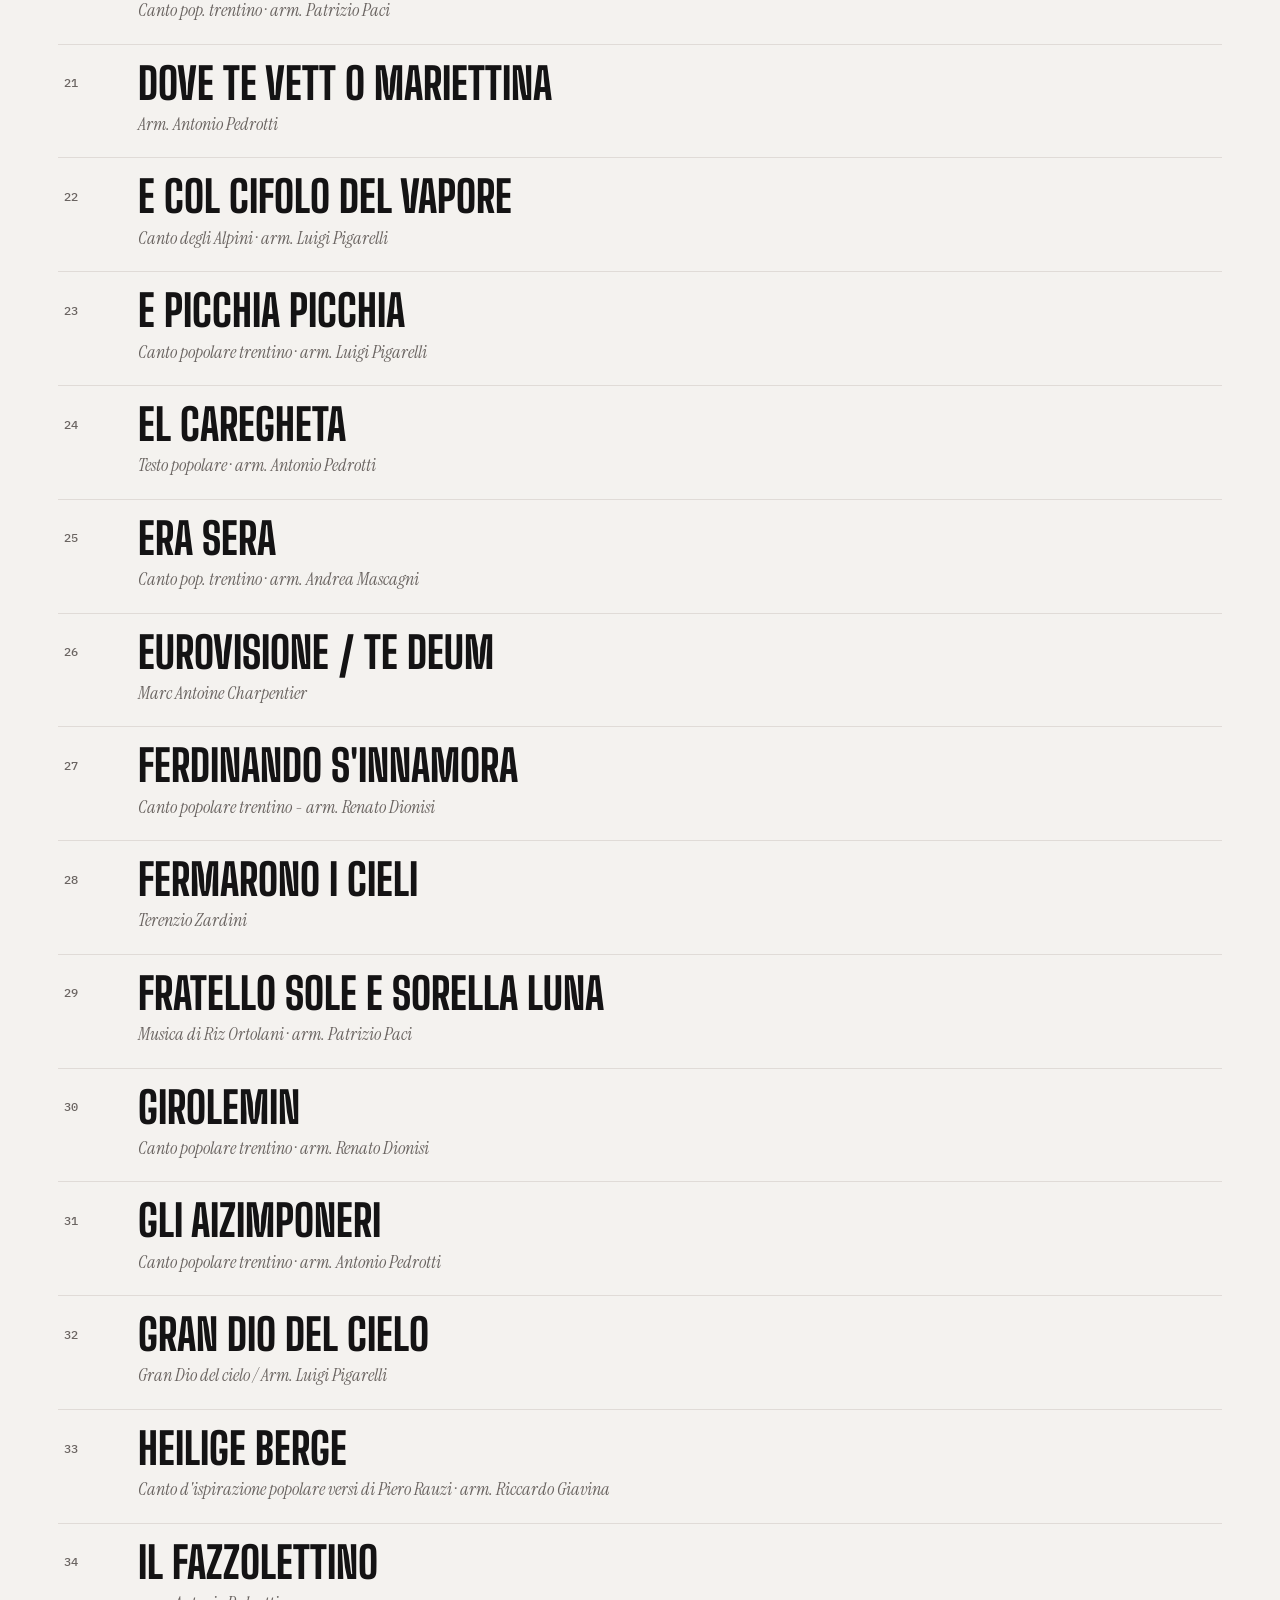
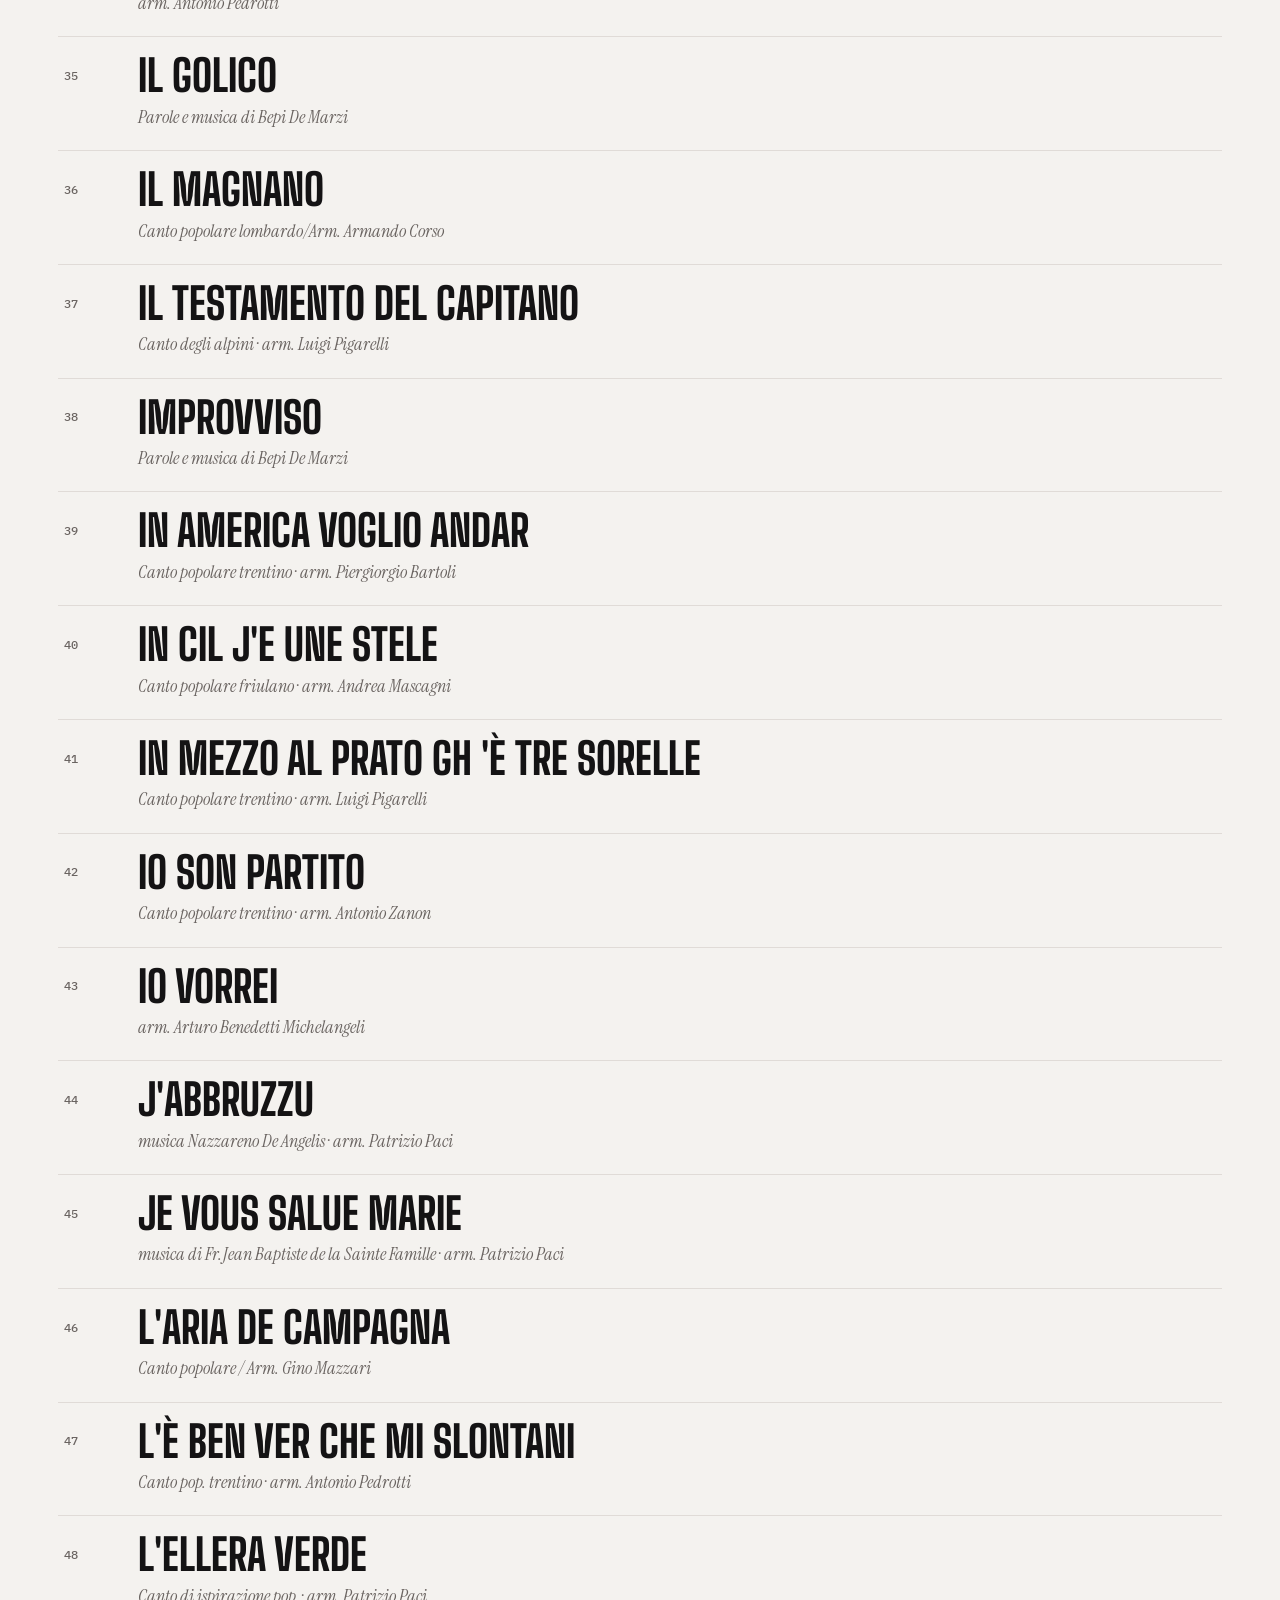
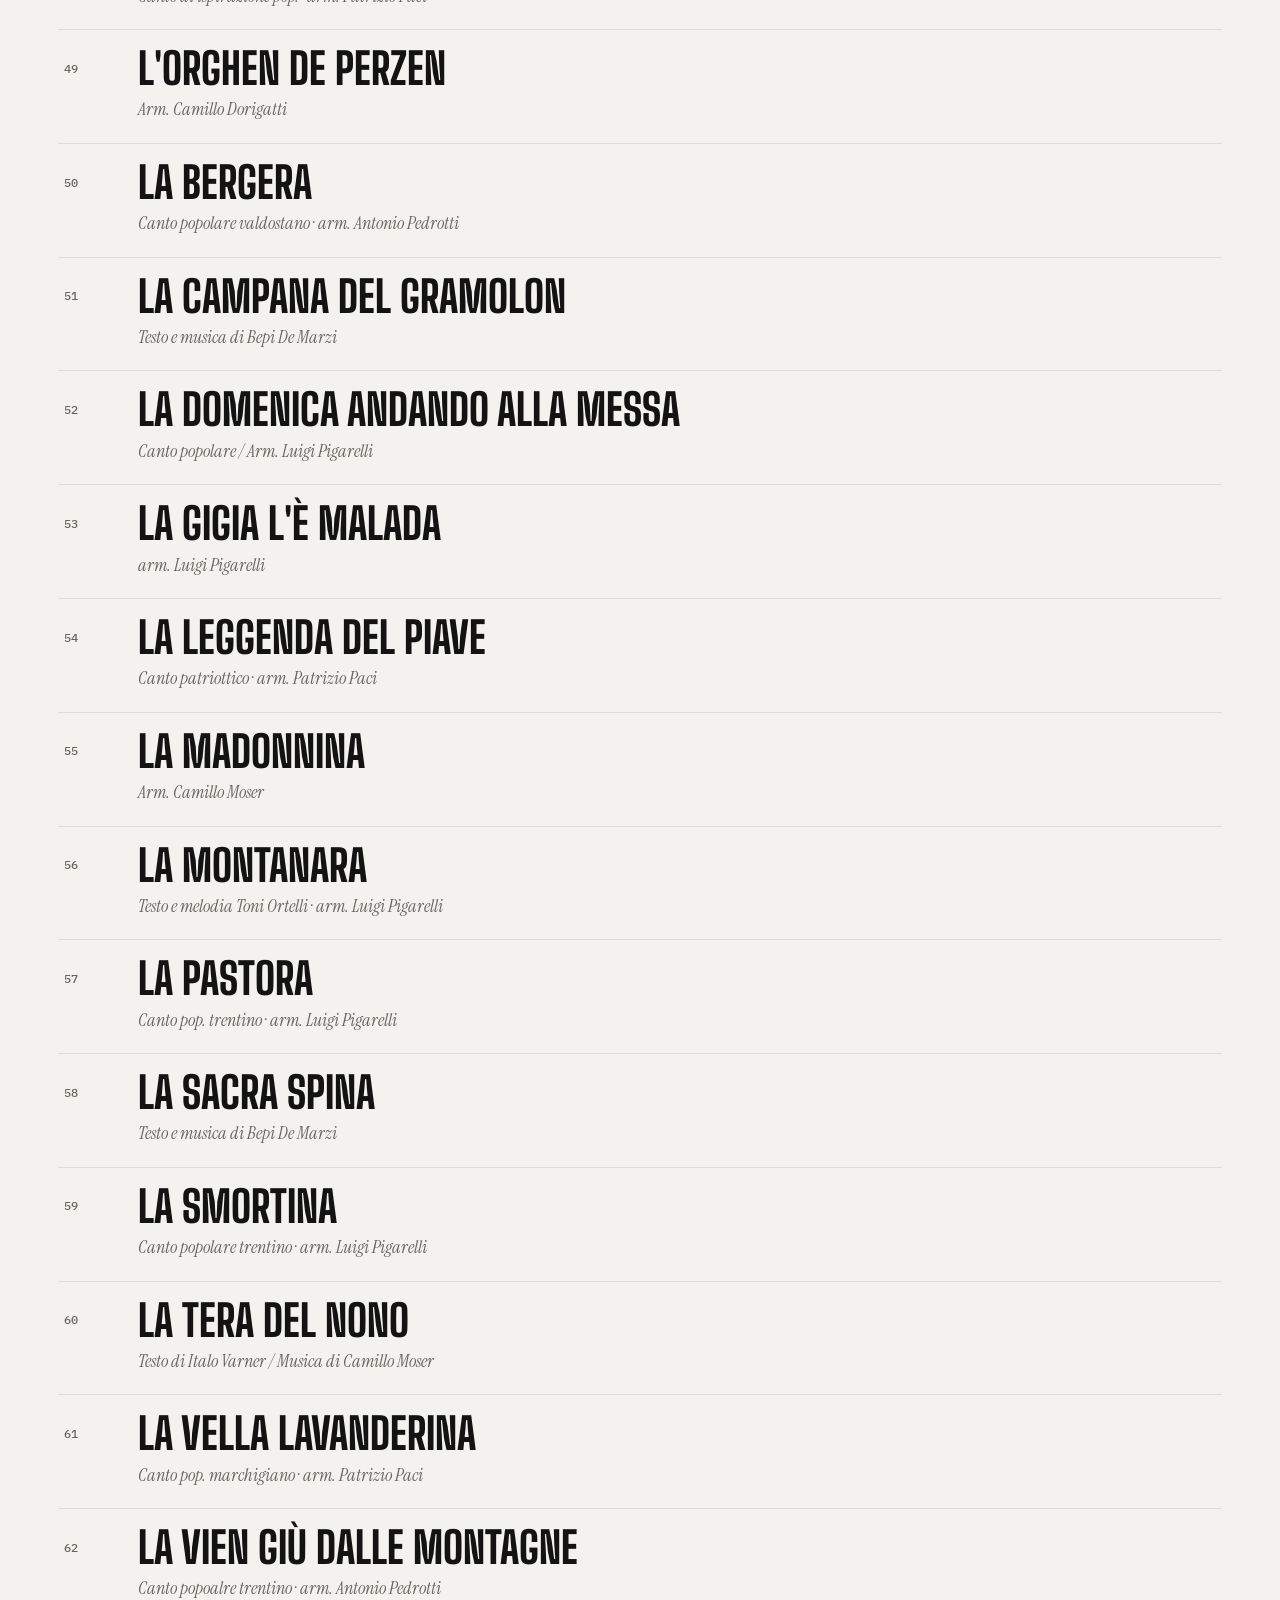
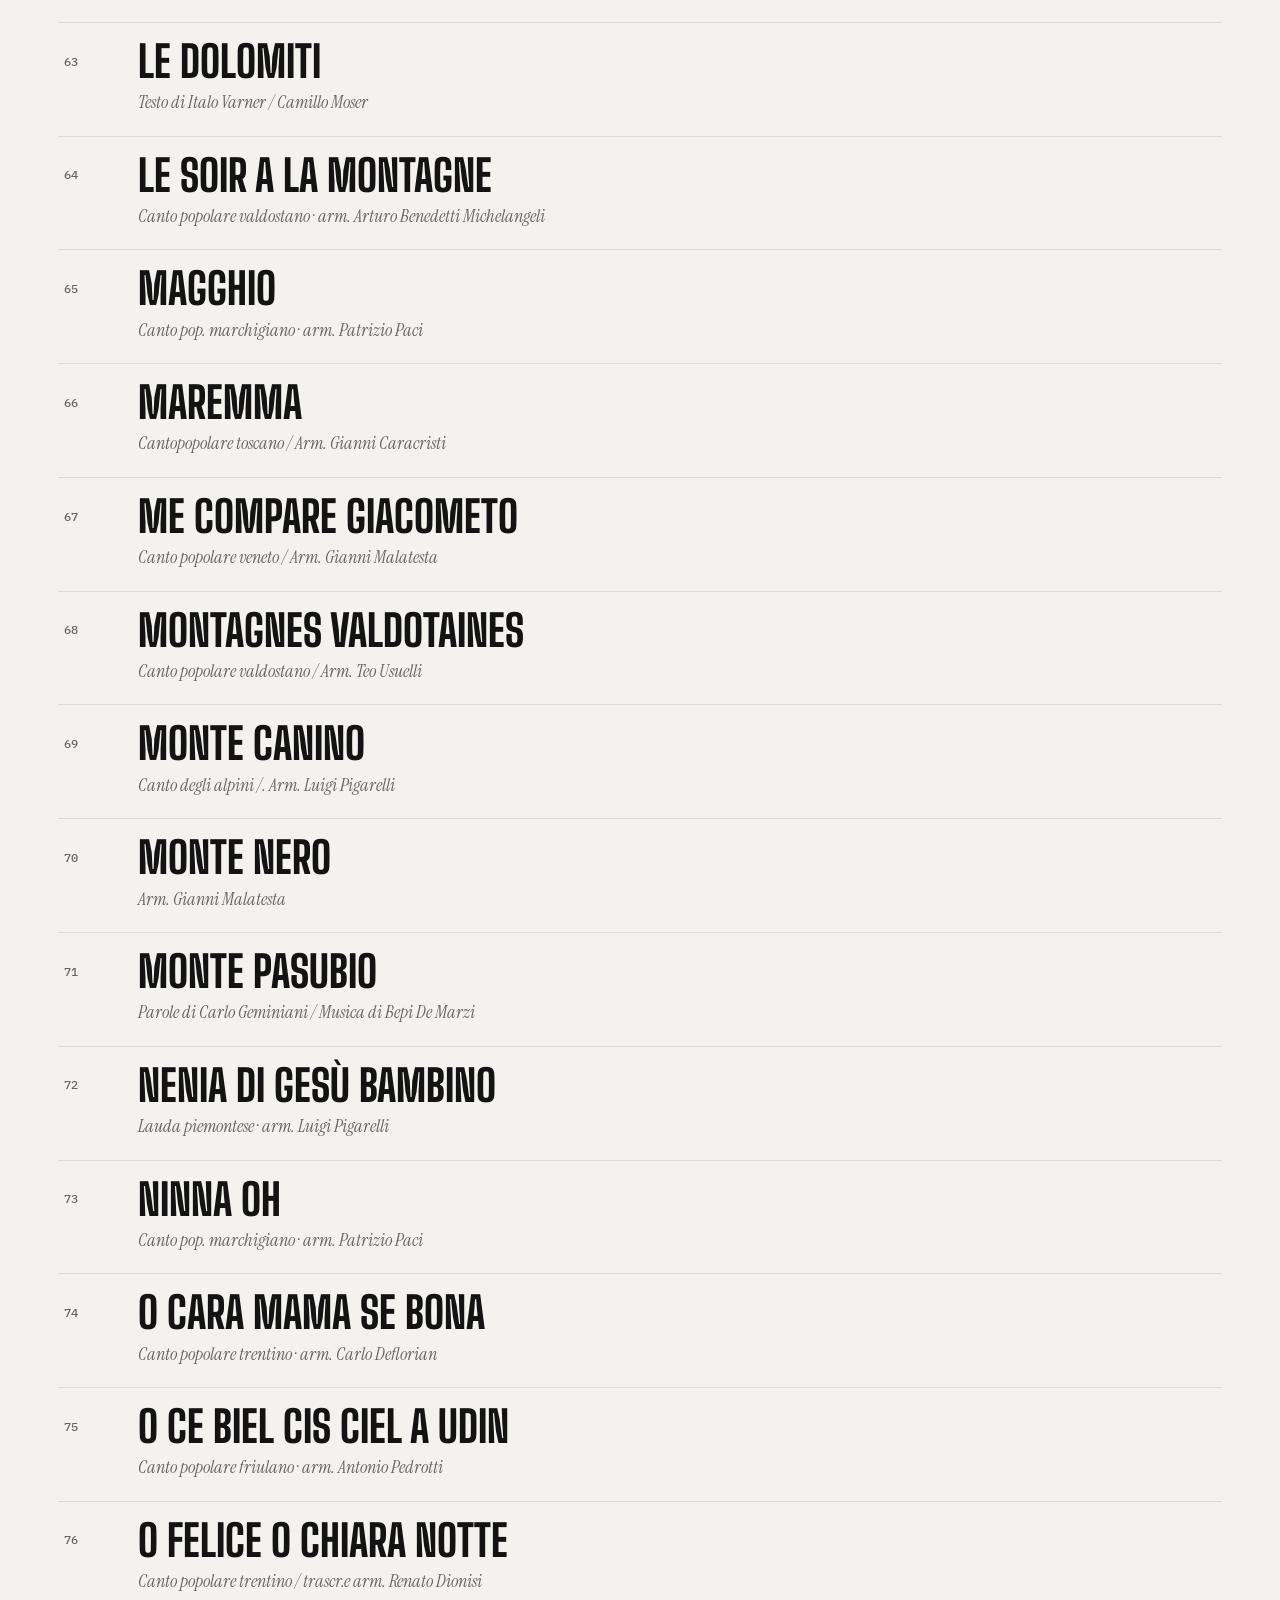
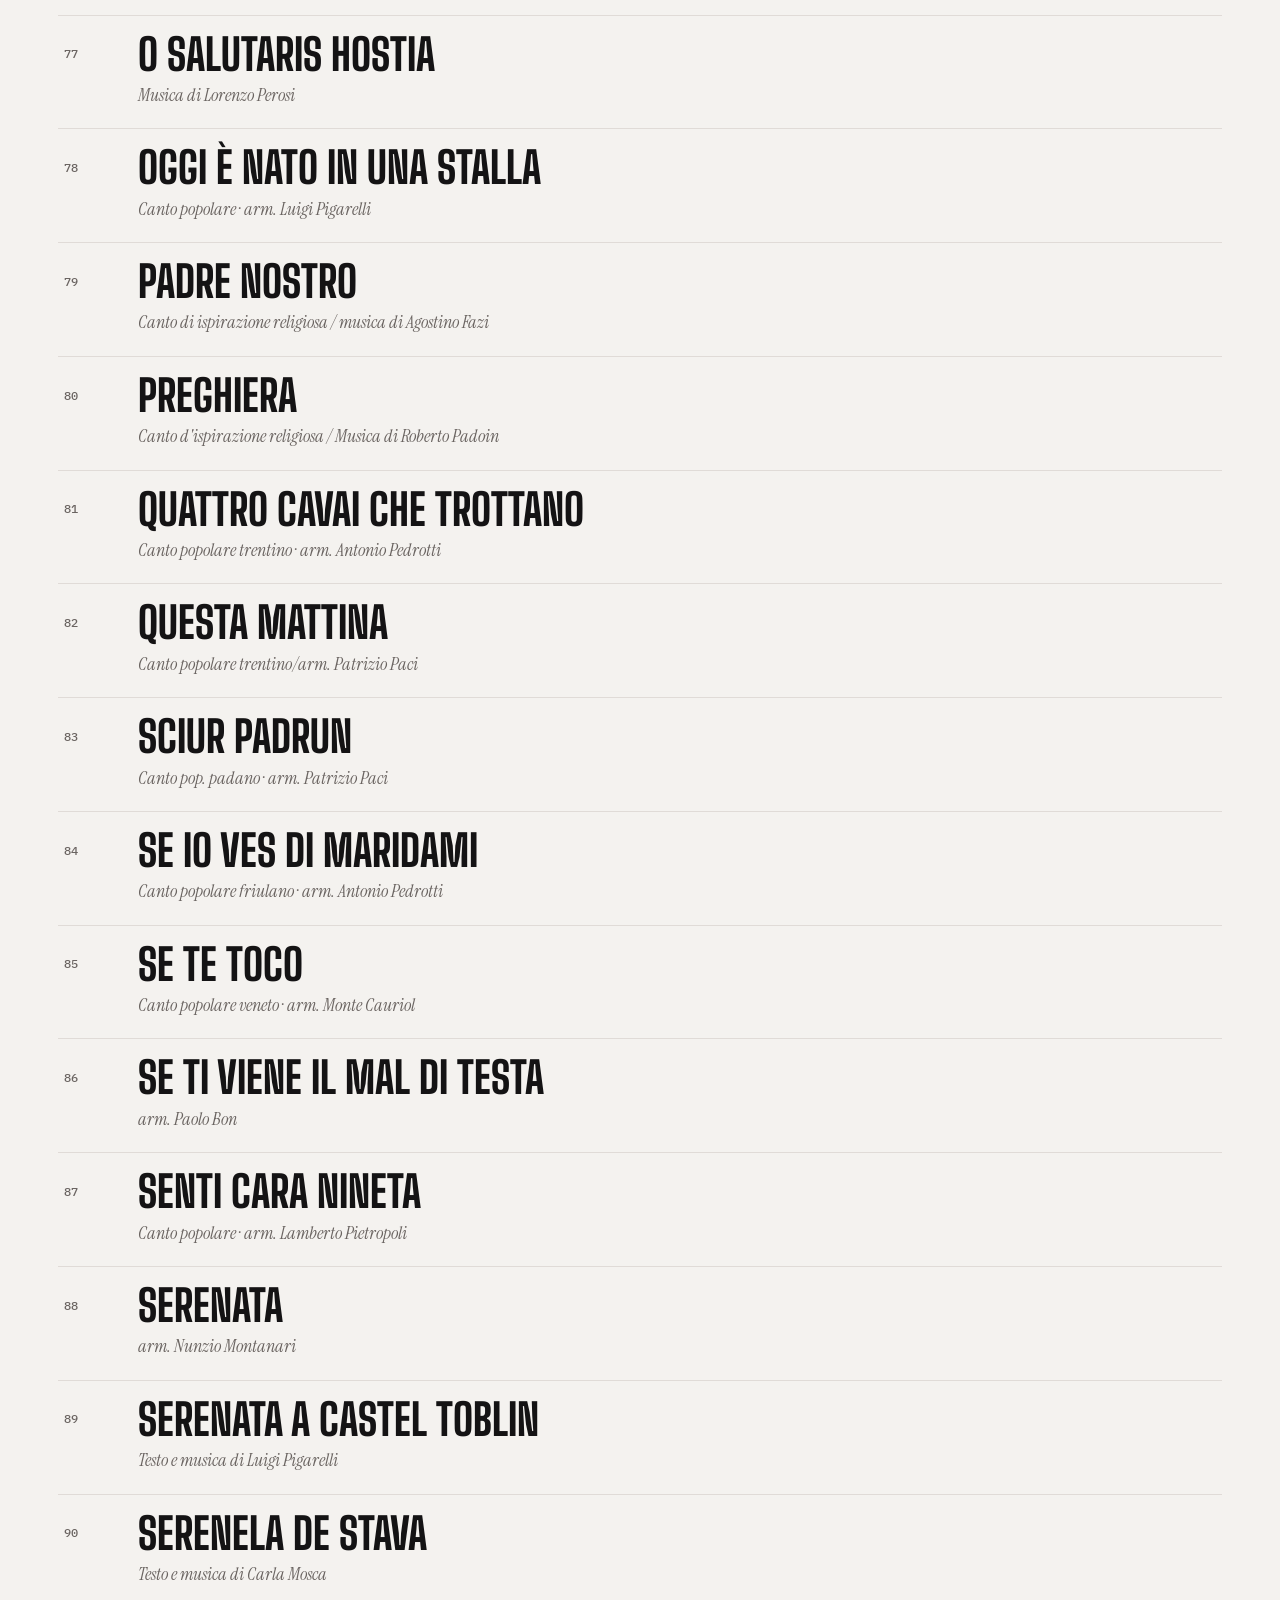
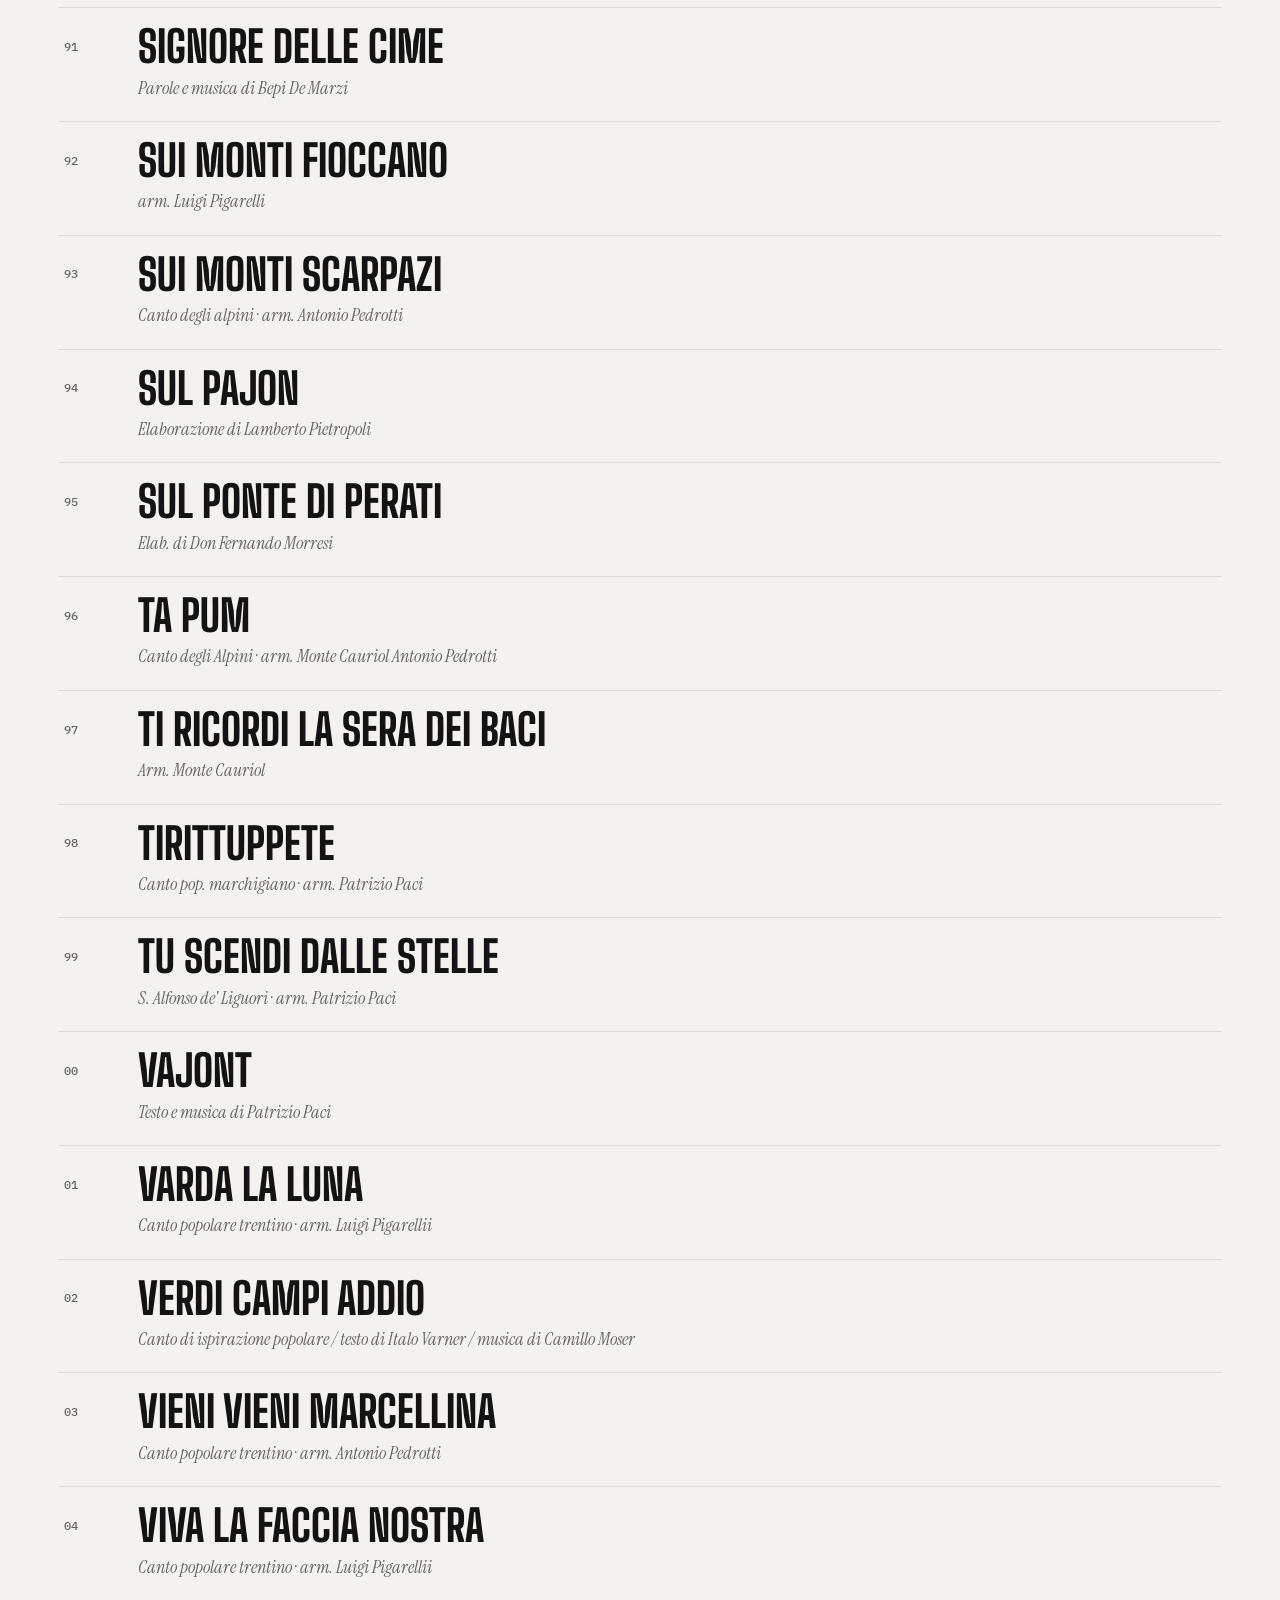
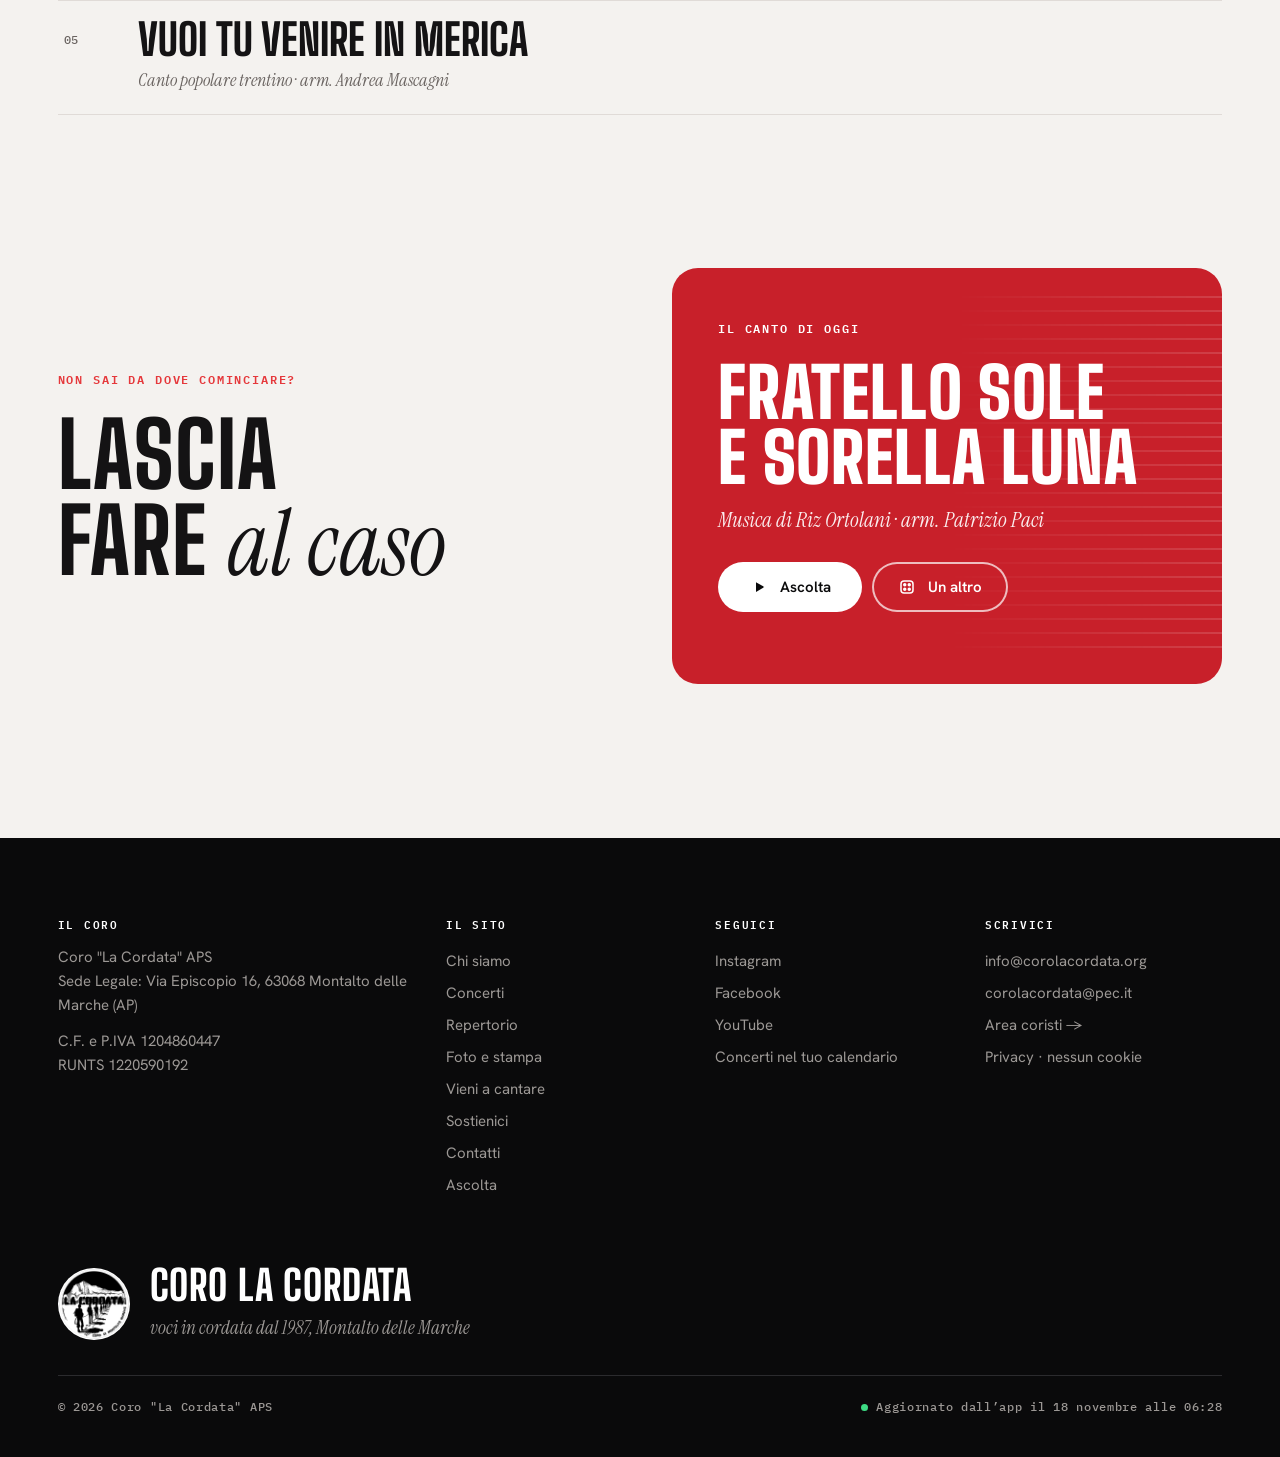
<file: repertorio.html>
<!doctype html>
<html lang="it">
<head>
<meta charset="utf-8">
<meta name="viewport" content="width=device-width,initial-scale=1,viewport-fit=cover">
<title>Repertorio · Coro La Cordata</title>
<meta name="description" content="I canti di montagna e di popolo del Coro La Cordata.">
<meta name="theme-color" content="#0A0A0B">
<meta property="og:title" content="Repertorio · Coro La Cordata">
<meta property="og:description" content="I canti di montagna e di popolo del Coro La Cordata.">
<meta property="og:image" content="https://www.corolacordata.org/foto/1LiByi7N-U7T81pCJaxmZotG31Zl3AYf7.jpg">
<link rel="canonical" href="https://www.corolacordata.org/repertorio.html">
<link rel="icon" href="img/logo.png">
<link rel="stylesheet" href="caratteri.css?v=79715037">
<link rel="stylesheet" href="sito.css?v=79715037">
</head>
<body data-pagina="repertorio">
<main id="app"><noscript><p>Coro &quot;La Cordata&quot; APS · Sede Legale: Via Episcopio 16, 63068 Montalto delle Marche (AP) · info@corolacordata.org</p><ul><li>Ad'è Natu Lu Vambinè (Canto pop. marchigiano)</li><li>Ai Preat (Canto pop.)</li><li>Alpini In Libia (Canto degli Alpini)</li><li>Alpini Italiani (Testo e melodia di Fausto Fulgoni)</li><li>Ama Chi T'Ama (Canto popolare trentino/arm Renato Dionisi)</li><li>Ave Maria (Bepi De Marzi)</li><li>Benia Calastoria (Parole e musica di Bepi De Marzi)</li><li>Bianco Natale (Ivan Berlin)</li><li>C'ereno Tre Sorelle (Canto popolare laziale / Arm. Luigi Pigarelli)</li><li>Canzone Fra Le Guerre (Arm. Stefano Bazzan)</li><li>Cara Mama Mi Voi Toni (Canto popolare - arm. Luigi Pigarelli)</li><li>Ce bielis maninis (arm. Cesare Brescianini)</li><li>Che cos'è (Canto popolare toscano - arm. Silvio Pedrotti)</li><li>Cortesani (Testo e musica di Bepi De Marzi)</li><li>Dammi la man biondina (Canto popolare trentino)</li><li>Dateci un prato d'erba (Canto isp. pop. / testo di Italo Varner / Musica di Camillo Moser)</li><li>Doman l'è Festa (Canto popolare / Arm. Luigi Pigarelli)</li><li>Done Done Vecie Vecie (Canto popolare trentino/arm. Enrico Pedrotti)</li><li>Dormi Dormi Bel Bambin (Arm. Giovanni Veneri)</li><li>Dormi Mia Bella Dormi (Canto pop. trentino)</li><li>Dove Te Vett O Mariettina (Arm. Antonio Pedrotti)</li><li>E Col Cifolo Del Vapore (Canto degli Alpini)</li><li>E Picchia Picchia (Canto popolare trentino)</li><li>El Caregheta (Testo popolare)</li><li>Era Sera (Canto pop. trentino)</li><li>Eurovisione / Te Deum (Marc Antoine Charpentier)</li><li>Ferdinando s'innamora (Canto popolare trentino - arm. Renato Dionisi)</li><li>Fermarono I Cieli (Terenzio Zardini)</li><li>Fratello Sole E Sorella Luna (Musica di Riz Ortolani)</li><li>Girolemin (Canto popolare trentino)</li><li>Gli Aizimponeri (Canto popolare trentino)</li><li>Gran Dio Del Cielo (Gran Dio del cielo / Arm. Luigi Pigarelli)</li><li>Heilige Berge (Canto d'ispirazione popolare versi di Piero Rauzi)</li><li>Il Fazzolettino (arm. Antonio Pedrotti)</li><li>Il Golico (Parole e musica di Bepi De Marzi)</li><li>Il Magnano (Canto popolare lombardo/Arm. Armando Corso)</li><li>Il Testamento Del Capitano (Canto degli alpini)</li><li>Improvviso (Parole e musica di Bepi De Marzi)</li><li>In America Voglio Andar (Canto popolare trentino)</li><li>In Cil J'e Une Stele (Canto popolare friulano)</li><li>In Mezzo Al Prato Gh 'è Tre Sorelle (Canto popolare trentino)</li><li>Io Son Partito (Canto popolare trentino)</li><li>Io Vorrei (arm. Arturo Benedetti Michelangeli)</li><li>J'Abbruzzu (musica Nazzareno De Angelis)</li><li>Je Vous Salue Marie (musica di Fr.Jean Baptiste de la Sainte Famille)</li><li>L'Aria De Campagna (Canto popolare / Arm. Gino Mazzari)</li><li>L'è Ben Ver Che Mi Slontani (Canto pop. trentino)</li><li>L'Ellera Verde (Canto di ispirazione pop.)</li><li>L'Orghen De Perzen (Arm. Camillo Dorigatti)</li><li>La bergera (Canto popolare valdostano)</li><li>La Campana Del Gramolon (Testo e musica di Bepi De Marzi)</li><li>La Domenica andando alla Messa (Canto popolare / Arm. Luigi Pigarelli)</li><li>La Gigia L'è Malada (arm. Luigi Pigarelli)</li><li>La Leggenda Del Piave (Canto patriottico)</li><li>La Madonnina (Arm. Camillo Moser)</li><li>La Montanara (Testo e melodia Toni Ortelli)</li><li>La Pastora (Canto pop. trentino)</li><li>La Sacra Spina (Testo e musica di Bepi De Marzi)</li><li>La Smortina (Canto popolare trentino)</li><li>La Tera Del Nono (Testo di Italo Varner / Musica di Camillo Moser)</li><li>La Vella Lavanderina (Canto pop. marchigiano)</li><li>La Vien Giù Dalle Montagne (Canto popoalre trentino)</li><li>Le Dolomiti (Testo di Italo Varner / Camillo Moser)</li><li>Le Soir A La Montagne (Canto popolare valdostano)</li><li>Magghio (Canto pop. marchigiano)</li><li>Maremma (Cantopopolare toscano / Arm. Gianni Caracristi)</li><li>Me Compare Giacometo (Canto popolare veneto / Arm. Gianni Malatesta)</li><li>Montagnes Valdotaines (Canto popolare valdostano / Arm. Teo Usuelli)</li><li>Monte Canino (Canto degli alpini /. Arm. Luigi Pigarelli)</li><li>Monte Nero (Arm. Gianni Malatesta)</li><li>Monte Pasubio (Parole di Carlo Geminiani / Musica di Bepi De Marzi)</li><li>Nenia Di Gesù Bambino (Lauda piemontese)</li><li>Ninna Oh (Canto pop. marchigiano)</li><li>O Cara Mama Se Bona (Canto popolare trentino)</li><li>O Ce Biel Cis Ciel A Udin (Canto popolare friulano)</li><li>O Felice O Chiara Notte (Canto popolare trentino / trascr.e arm. Renato Dionisi)</li><li>O Salutaris Hostia (Musica di Lorenzo Perosi)</li><li>Oggi È Nato In Una Stalla (Canto popolare)</li><li>Padre Nostro (Canto di ispirazione religiosa / musica di Agostino Fazi)</li><li>Preghiera (Canto d'ispirazione religiosa / Musica di Roberto Padoin)</li><li>Quattro Cavai Che Trottano (Canto popolare trentino)</li><li>Questa Mattina (Canto popolare trentino/arm. Patrizio Paci)</li><li>Sciur Padrun (Canto pop. padano)</li><li>Se Io Ves Di Maridami (Canto popolare friulano)</li><li>Se Te Toco (Canto popolare veneto)</li><li>Se Ti Viene Il Mal Di Testa (arm. Paolo Bon)</li><li>Senti Cara Nineta (Canto popolare)</li><li>Serenata (arm. Nunzio Montanari)</li><li>Serenata A Castel Toblin (Testo e musica di Luigi Pigarelli)</li><li>Serenela De Stava (Testo e musica di Carla Mosca)</li><li>Signore Delle Cime (Parole e musica di Bepi De Marzi)</li><li>Sui Monti Fioccano (arm. Luigi Pigarelli)</li><li>Sui Monti Scarpazi (Canto degli alpini)</li><li>Sul Pajon (Elaborazione di Lamberto Pietropoli)</li><li>Sul Ponte Di Perati (Elab. di Don Fernando Morresi)</li><li>Ta Pum (Canto degli Alpini)</li><li>Ti Ricordi La Sera Dei Baci (Arm. Monte Cauriol)</li><li>Tirittuppete (Canto pop. marchigiano)</li><li>Tu Scendi Dalle Stelle (S. Alfonso de' Liguori)</li><li>Vajont (Testo e musica di Patrizio Paci)</li><li>Varda La Luna (Canto popolare trentino)</li><li>Verdi Campi Addio (Canto di ispirazione popolare / testo di Italo Varner / musica di Camillo Moser)</li><li>Vieni Vieni Marcellina (Canto popolare trentino)</li><li>Viva La Faccia Nostra (Canto popolare trentino)</li><li>Vuoi Tu Venire In Merica (Canto popolare trentino)</li></ul></noscript></main>
<script src="dati.js?v=79715037"></script>
<script src="sito.js?v=79715037"></script>
</body>
</html>
</file>
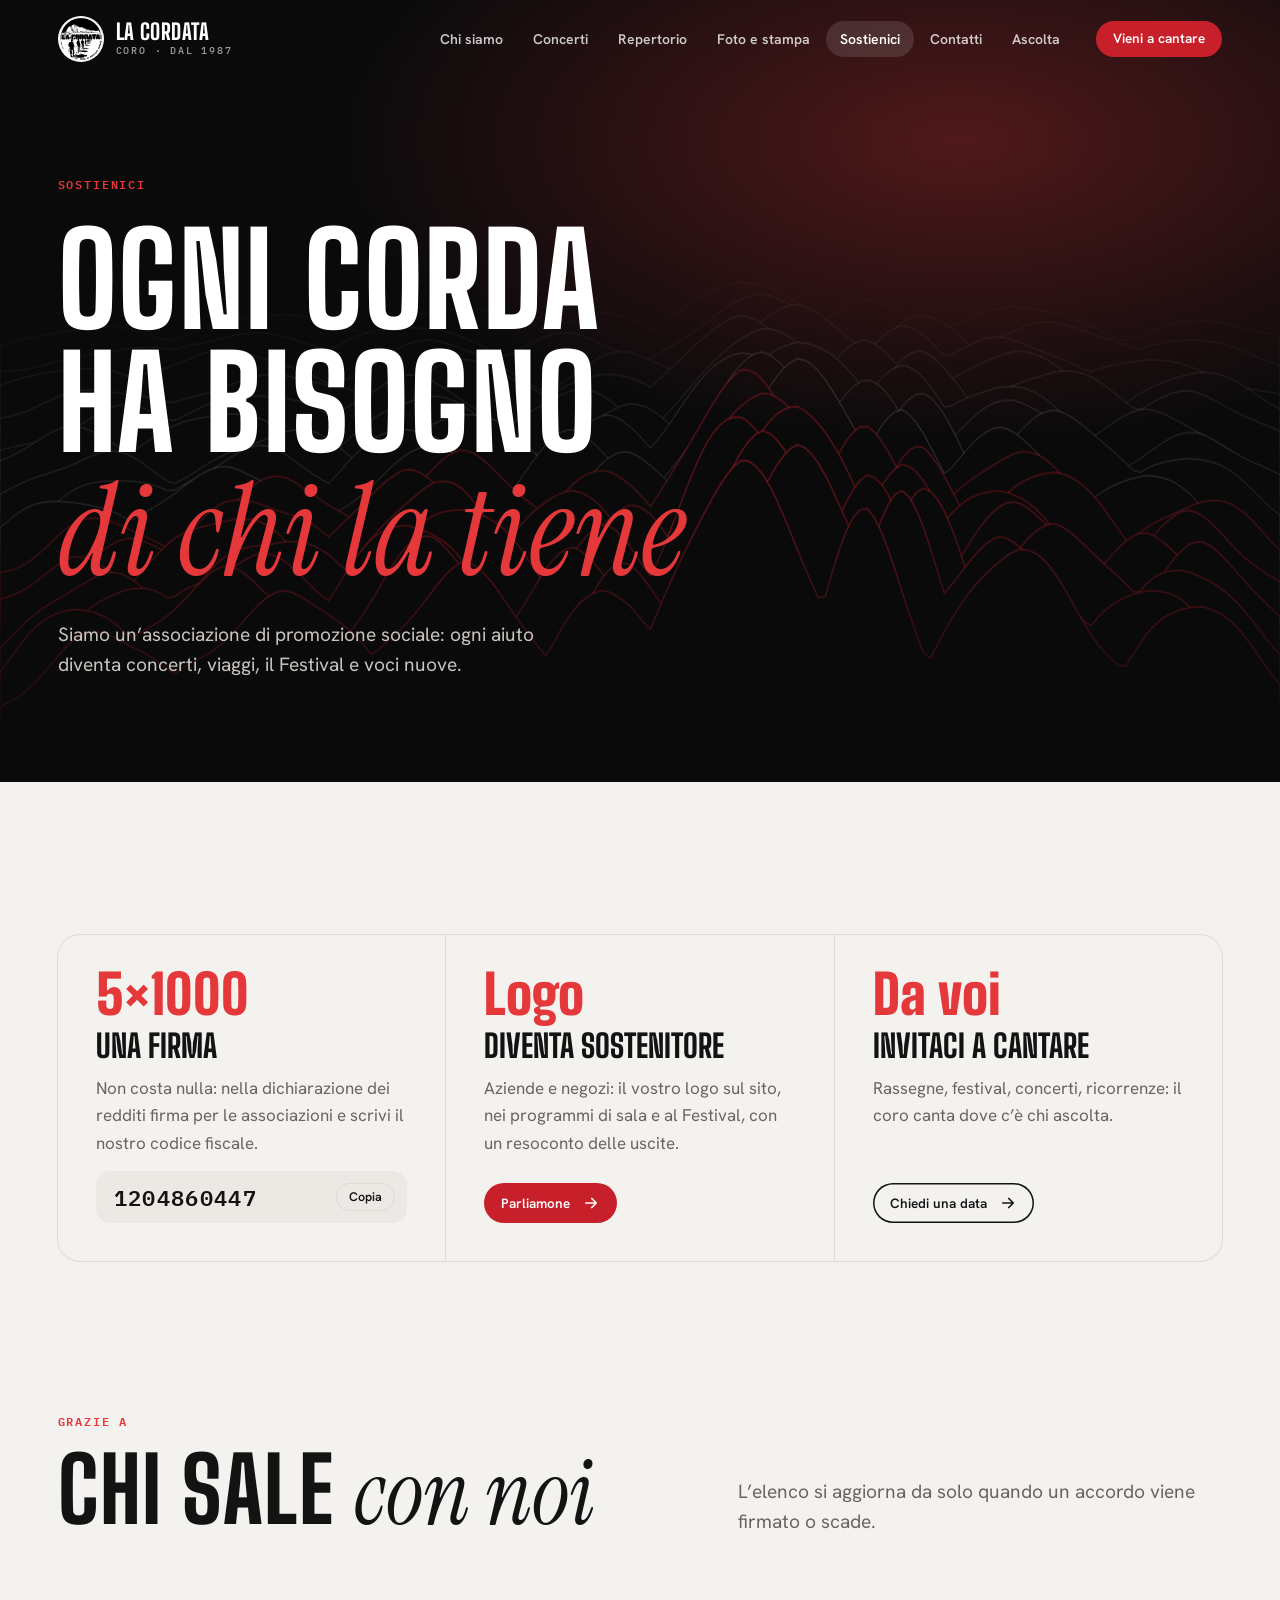
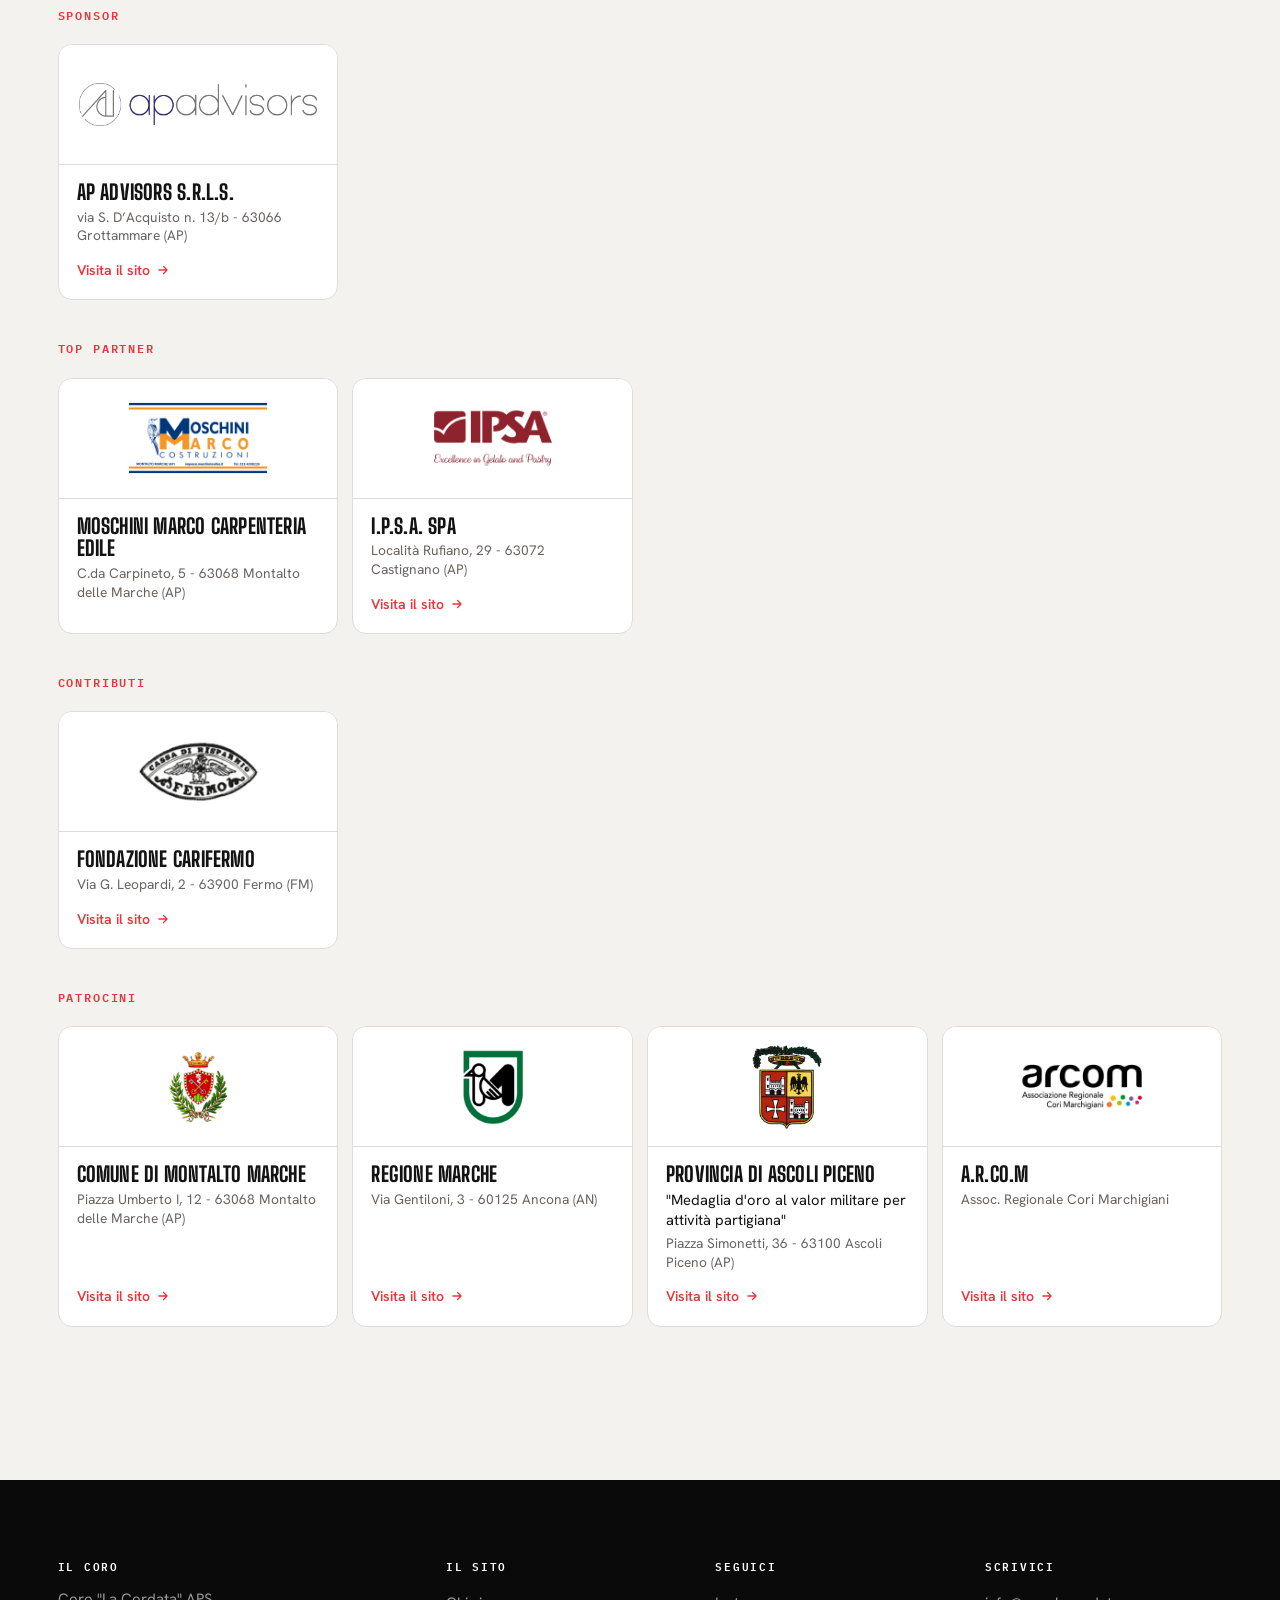
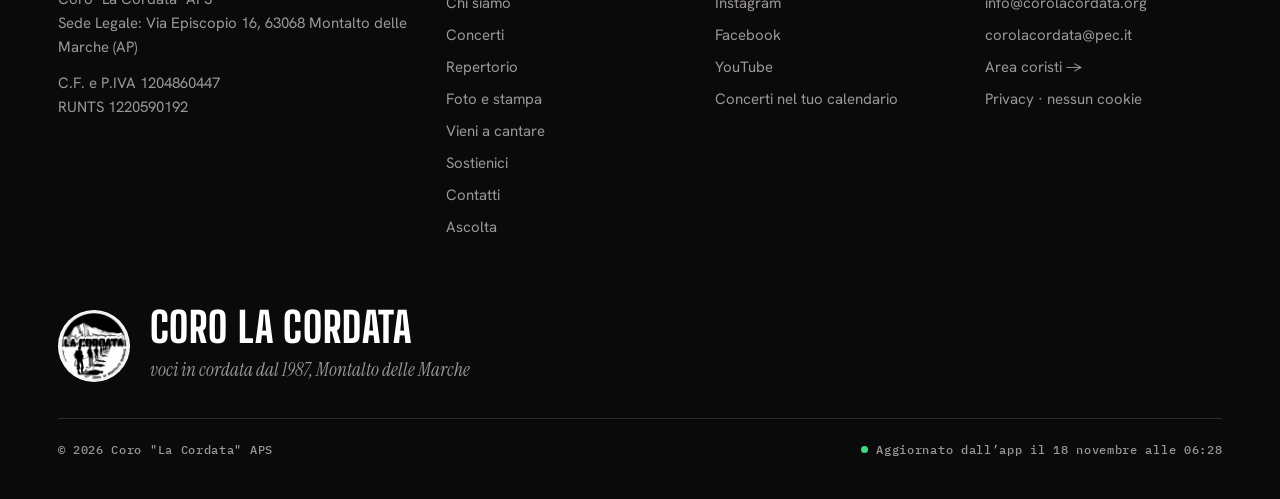
<file: sostienici.html>
<!doctype html>
<html lang="it">
<head>
<meta charset="utf-8">
<meta name="viewport" content="width=device-width,initial-scale=1,viewport-fit=cover">
<title>Sostienici · Coro La Cordata</title>
<meta name="description" content="5×1000, sostenitori e inviti a cantare.">
<meta name="theme-color" content="#0A0A0B">
<meta property="og:title" content="Sostienici · Coro La Cordata">
<meta property="og:description" content="5×1000, sostenitori e inviti a cantare.">
<meta property="og:image" content="https://www.corolacordata.org/foto/1LiByi7N-U7T81pCJaxmZotG31Zl3AYf7.jpg">
<link rel="canonical" href="https://www.corolacordata.org/sostienici.html">
<link rel="icon" href="img/logo.png">
<link rel="stylesheet" href="caratteri.css?v=79715037">
<link rel="stylesheet" href="sito.css?v=79715037">
</head>
<body data-pagina="sostienici">
<main id="app"><noscript><p>Coro &quot;La Cordata&quot; APS · Sede Legale: Via Episcopio 16, 63068 Montalto delle Marche (AP) · info@corolacordata.org</p></noscript></main>
<script src="dati.js?v=79715037"></script>
<script src="sito.js?v=79715037"></script>
</body>
</html>
</file>
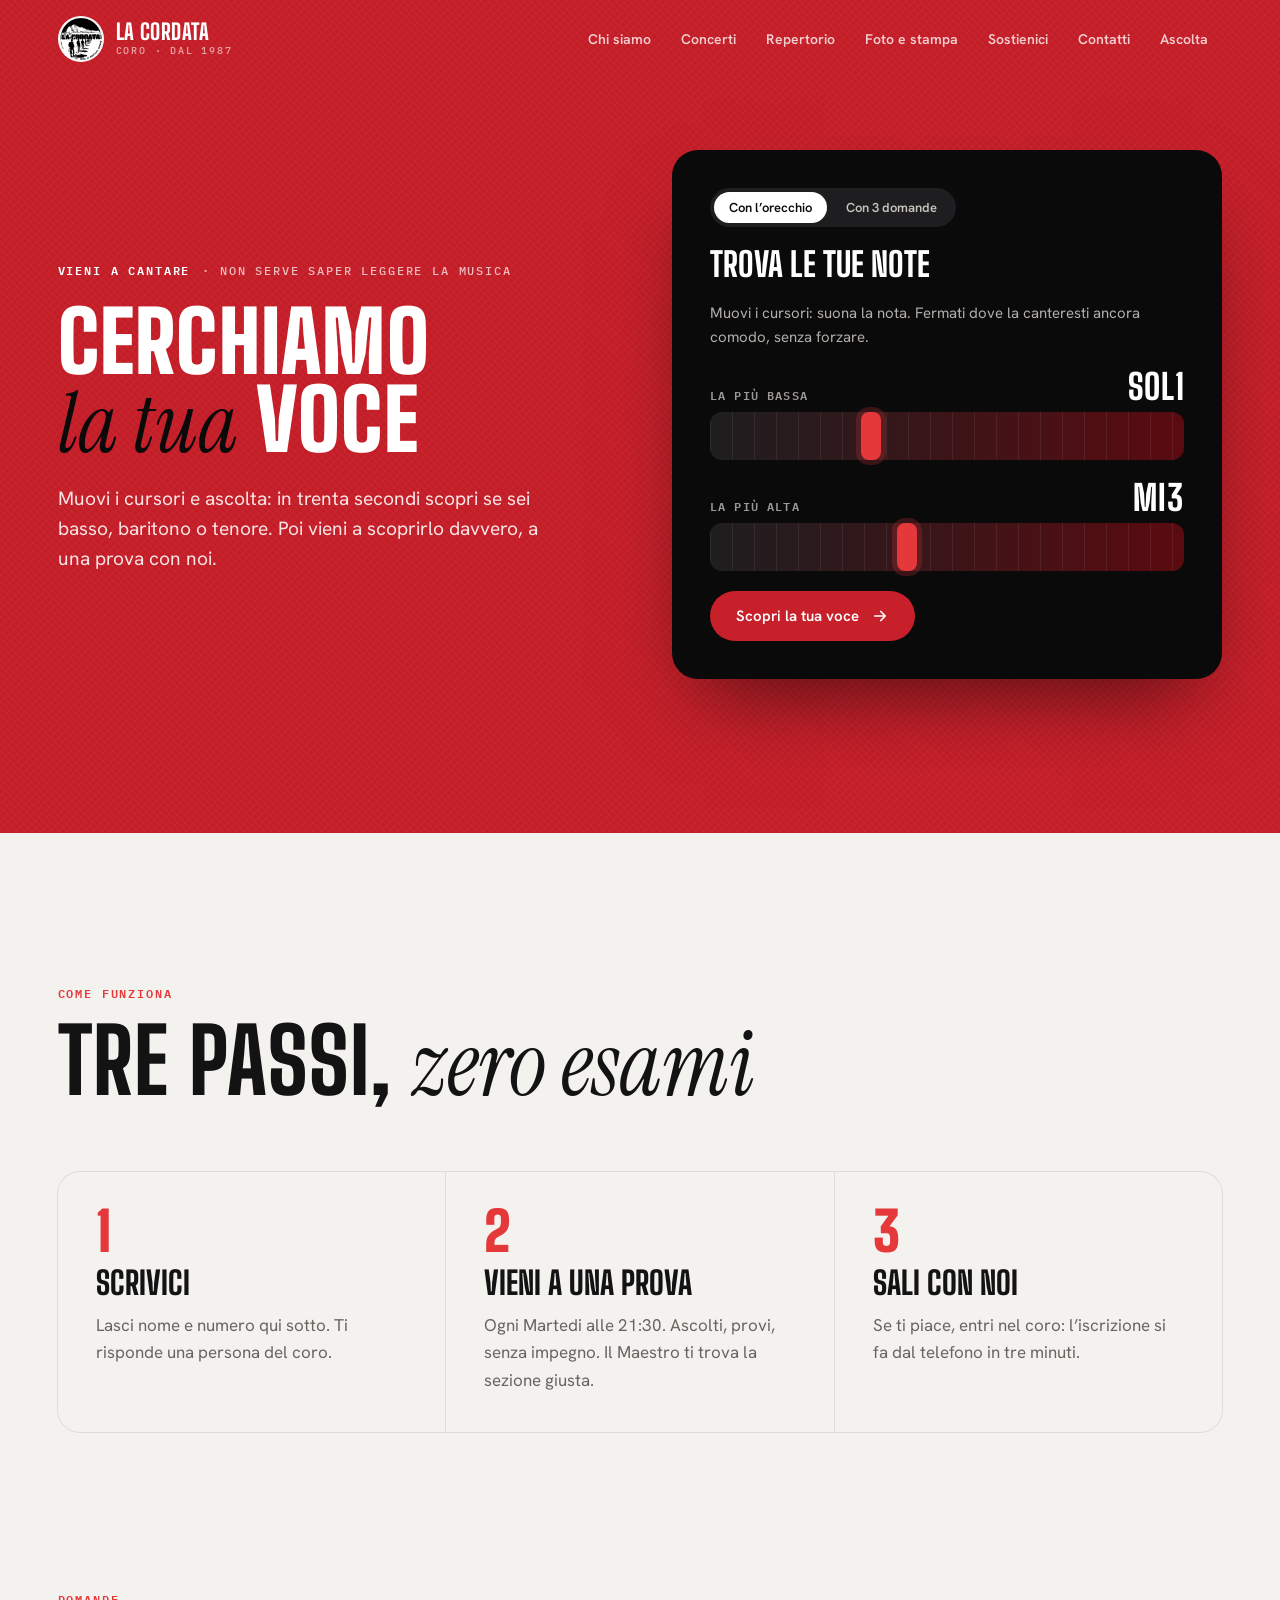
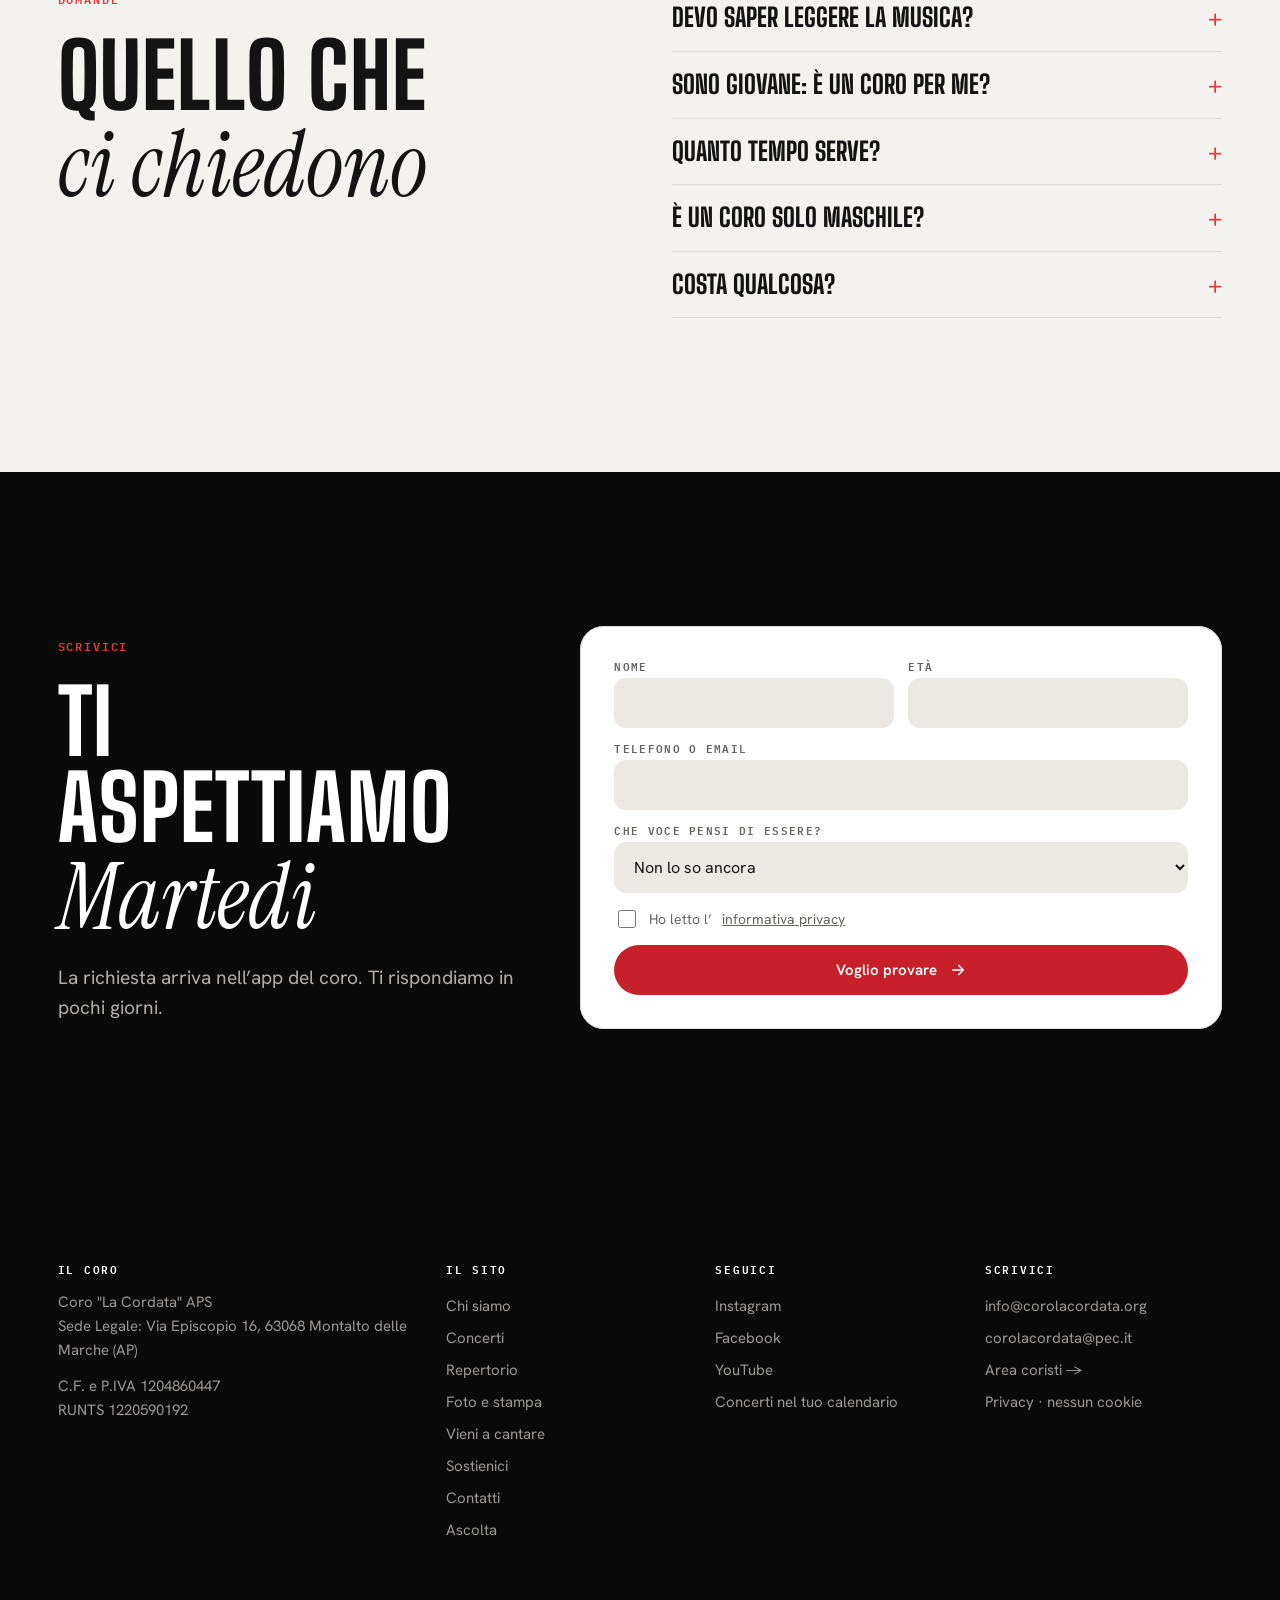
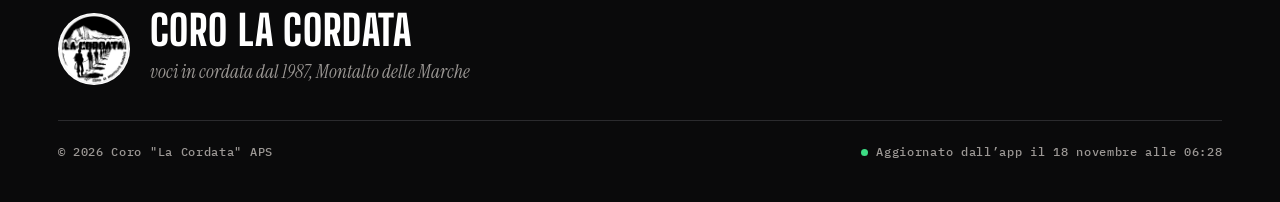
<file: vieni-a-cantare.html>
<!doctype html>
<html lang="it">
<head>
<meta charset="utf-8">
<meta name="viewport" content="width=device-width,initial-scale=1,viewport-fit=cover">
<title>Vieni a cantare · Coro La Cordata</title>
<meta name="description" content="Entra nel coro: non serve saper leggere la musica.">
<meta name="theme-color" content="#0A0A0B">
<meta property="og:title" content="Vieni a cantare · Coro La Cordata">
<meta property="og:description" content="Entra nel coro: non serve saper leggere la musica.">
<meta property="og:image" content="https://www.corolacordata.org/foto/1LiByi7N-U7T81pCJaxmZotG31Zl3AYf7.jpg">
<link rel="canonical" href="https://www.corolacordata.org/vieni-a-cantare.html">
<link rel="icon" href="img/logo.png">
<link rel="stylesheet" href="caratteri.css?v=79715037">
<link rel="stylesheet" href="sito.css?v=79715037">
</head>
<body data-pagina="vieni-a-cantare">
<main id="app"><noscript><p>Coro &quot;La Cordata&quot; APS · Sede Legale: Via Episcopio 16, 63068 Montalto delle Marche (AP) · info@corolacordata.org</p></noscript></main>
<script src="dati.js?v=79715037"></script>
<script src="sito.js?v=79715037"></script>
</body>
</html>
</file>
<file: caratteri.css>
@font-face {
  font-family: 'Big Shoulders Display';
  font-style: normal;
  font-weight: 700;
  font-display: swap;
  src: url(font/f1.ttf) format('truetype');
}
@font-face {
  font-family: 'Big Shoulders Display';
  font-style: normal;
  font-weight: 800;
  font-display: swap;
  src: url(font/f2.ttf) format('truetype');
}
@font-face {
  font-family: 'Big Shoulders Display';
  font-style: normal;
  font-weight: 900;
  font-display: swap;
  src: url(font/f3.ttf) format('truetype');
}
@font-face {
  font-family: 'Hanken Grotesk';
  font-style: normal;
  font-weight: 400;
  font-display: swap;
  src: url(font/f4.ttf) format('truetype');
}
@font-face {
  font-family: 'Hanken Grotesk';
  font-style: normal;
  font-weight: 500;
  font-display: swap;
  src: url(font/f5.ttf) format('truetype');
}
@font-face {
  font-family: 'Hanken Grotesk';
  font-style: normal;
  font-weight: 600;
  font-display: swap;
  src: url(font/f6.ttf) format('truetype');
}
@font-face {
  font-family: 'Hanken Grotesk';
  font-style: normal;
  font-weight: 700;
  font-display: swap;
  src: url(font/f7.ttf) format('truetype');
}
@font-face {
  font-family: 'IBM Plex Mono';
  font-style: normal;
  font-weight: 500;
  font-display: swap;
  src: url(font/f8.ttf) format('truetype');
}
@font-face {
  font-family: 'IBM Plex Mono';
  font-style: normal;
  font-weight: 600;
  font-display: swap;
  src: url(font/f9.ttf) format('truetype');
}
@font-face {
  font-family: 'Instrument Serif';
  font-style: italic;
  font-weight: 400;
  font-display: swap;
  src: url(font/f10.ttf) format('truetype');
}
@font-face {
  font-family: 'Instrument Serif';
  font-style: normal;
  font-weight: 400;
  font-display: swap;
  src: url(font/f11.ttf) format('truetype');
}
</file>
<file: sito.css>
@view-transition{navigation:auto}

:root{
   
  --nero:#0A0A0B; --nero-2:#131314; --nero-3:#1E1E20; --nero-4:#2B2B2E;
  --rosso:#C8202A; --rosso-scuro:#8D1219; --rosso-vivo:#E5383B; --rosso-fondo:#5A0B10;
   
  --bg:#0A0A0B; --fg:#F2EFEA; --card:#141415; --line:#29292B; --mute:#A09B97; --soft:#1B1B1D;
  --display:'Big Shoulders Display','Oswald','Arial Narrow',Impact,sans-serif;
  --serif:'Instrument Serif','Iowan Old Style','Palatino Linotype',Georgia,serif;
  --body:'Hanken Grotesk','Segoe UI',system-ui,-apple-system,sans-serif;
  --mono:'IBM Plex Mono',ui-monospace,Consolas,monospace;
  --pad:clamp(16px,4.5vw,64px); --max:1320px;
  color-scheme:dark;
}
@media (prefers-color-scheme:light){
  :root:not([data-theme="dark"]){ --bg:#F4F2EF; --fg:#141314; --card:#FFFFFF; --line:#E0DBD7; --mute:#6A6461; --soft:#ECE8E4; color-scheme:light; }
}
:root[data-theme="light"]{ --bg:#F4F2EF; --fg:#141314; --card:#FFFFFF; --line:#E0DBD7; --mute:#6A6461; --soft:#ECE8E4; color-scheme:light; }

*{box-sizing:border-box}
html{-webkit-text-size-adjust:100%;scroll-behavior:smooth}
body{margin:0;background:var(--bg);color:var(--fg);font:400 17px/1.6 var(--body);-webkit-font-smoothing:antialiased;overflow-x:clip}
img{max-width:100%;display:block}
a{color:inherit}
button{font:inherit;color:inherit;cursor:pointer;background:none;border:0;padding:0}
.wrap{max-width:var(--max);margin:0 auto;padding-inline:var(--pad)}
.sr{position:absolute;width:1px;height:1px;overflow:hidden;clip:rect(0 0 0 0)}
:focus-visible{outline:2px solid var(--rosso-vivo);outline-offset:4px;border-radius:4px}
::selection{background:var(--rosso);color:#fff}

 
.eti{font:600 11.5px/1.2 var(--mono);letter-spacing:.16em;text-transform:uppercase;color:var(--rosso-vivo);display:inline-flex;gap:12px;align-items:center;flex-wrap:wrap}
.eti b{color:var(--mute);font-weight:500}
.mega,.h1,.h2,.h3{font-family:var(--display);font-weight:800;text-transform:uppercase;line-height:.96;letter-spacing:.012em;margin:0;text-wrap:balance}
.mega{font-size:clamp(4.2rem,17vw,17rem);font-weight:900;line-height:.92;letter-spacing:.015em}
.h1{font-size:clamp(3.4rem,10vw,8.6rem)}
.h2{font-size:clamp(2.8rem,7vw,6.4rem)}
.h3{font-size:clamp(1.7rem,3vw,2.5rem);line-height:1}
.lir{font-family:var(--serif);font-style:italic;font-weight:400;text-transform:none;letter-spacing:0}
.lead{font-size:clamp(1.08rem,1.5vw,1.3rem);line-height:1.55;color:var(--mute);max-width:44ch;margin:0}
.sez{padding-block:clamp(80px,12vw,170px);position:relative}
.sez-h{display:flex;justify-content:space-between;align-items:end;gap:28px;flex-wrap:wrap;margin-bottom:clamp(36px,5vw,64px)}
.sez-h>div{display:grid;gap:18px;min-width:0}

 
.btn{display:inline-flex;align-items:center;gap:12px;border-radius:999px;padding:16px 26px;font:600 15px/1 var(--body);text-decoration:none;transition:transform .25s cubic-bezier(.2,.8,.2,1),background .2s,color .2s;white-space:nowrap}
.btn:hover{transform:translateY(-2px)}
.btn svg{width:18px;height:18px;flex:none;transition:transform .25s}
.btn:hover svg{transform:translateX(3px)}
.btn-r{background:var(--rosso);color:#fff}
.btn-r:hover{background:var(--rosso-vivo)}
.btn-b{background:var(--fg);color:var(--bg)}
.btn-n{background:var(--nero);color:#fff}
.btn-w{background:#fff;color:var(--nero)}
.btn-o{box-shadow:inset 0 0 0 1.5px currentColor}
.btn-s{padding:11px 17px;font-size:13.5px}
.pill{display:inline-flex;align-items:center;gap:8px;padding:8px 13px;border-radius:999px;font:600 12.5px/1 var(--body);box-shadow:inset 0 0 0 1px var(--line);text-decoration:none;transition:background .2s,box-shadow .2s}
.pill:hover{box-shadow:inset 0 0 0 1px var(--fg)}
.pill[aria-pressed="true"]{background:var(--fg);color:var(--bg);box-shadow:none}
.pill svg{width:14px;height:14px}

 
.top{position:fixed;inset:0 0 auto;z-index:50;color:#fff;padding-top:env(safe-area-inset-top,0px);transition:transform .45s cubic-bezier(.2,.8,.2,1),background .3s}
.top.giu{transform:translateY(-110%)}
.top.su{background:color-mix(in srgb,var(--nero) 80%,transparent);backdrop-filter:blur(16px) saturate(1.3);-webkit-backdrop-filter:blur(16px) saturate(1.3)}
.top .wrap{display:flex;align-items:center;gap:22px;height:78px}
.marchio{display:flex;align-items:center;gap:12px;text-decoration:none;margin-right:auto}
.marchio img{width:46px;height:46px;border-radius:50%;background:#fff}
.marchio span{font:800 22px/.9 var(--display);text-transform:uppercase;letter-spacing:.02em}
.marchio small{display:block;font:500 10px/1 var(--mono);letter-spacing:.18em;opacity:.6;margin-top:5px}
.nav{display:flex;gap:2px}
.nav a{text-decoration:none;font:600 14px/1 var(--body);padding:11px 14px;border-radius:999px;color:rgba(255,255,255,.78);transition:color .2s,background .2s}
.nav a:hover{color:#fff;background:rgba(255,255,255,.08)}
.nav a[aria-current]{color:#fff;background:rgba(255,255,255,.12)}
.burger{display:none;width:48px;height:48px;border-radius:50%;background:rgba(255,255,255,.1);position:relative}
.burger i{position:absolute;left:15px;right:15px;height:2px;background:#fff;border-radius:2px}
.burger i:first-child{top:19px}.burger i:last-child{top:27px}
@media (max-width:1020px){.nav,.top .cta{display:none}.burger{display:block}}
.menu{position:fixed;inset:0;z-index:60;background:var(--rosso);color:#fff;display:flex;flex-direction:column;padding:calc(96px + env(safe-area-inset-top,0px)) var(--pad) calc(28px + env(safe-area-inset-bottom,0px));clip-path:circle(0 at calc(100% - 40px) 40px);transition:clip-path .7s cubic-bezier(.7,0,.2,1);visibility:hidden;overflow:auto}
.menu.aperto{clip-path:circle(150% at calc(100% - 40px) 40px);visibility:visible}
.menu a{font:800 clamp(2.4rem,11vw,4.2rem)/1 var(--display);text-transform:uppercase;text-decoration:none;padding:8px 0;border-bottom:1px solid rgba(255,255,255,.2);display:flex;justify-content:space-between;align-items:baseline;gap:12px}
.menu a small{font:500 11px var(--mono);letter-spacing:.12em;opacity:.7}
.menu-x{position:absolute;top:calc(15px + env(safe-area-inset-top,0px));right:var(--pad);width:48px;height:48px;border-radius:50%;background:rgba(0,0,0,.2);color:#fff;font-size:26px;line-height:1}
.menu .fondo{margin-top:28px;font:500 12px/1.6 var(--mono);letter-spacing:.08em;opacity:.8}

 
.quota{position:fixed;left:var(--pad);bottom:calc(18px + env(safe-area-inset-bottom,0px));z-index:45;display:flex;align-items:center;gap:12px;padding:9px 18px 11px 12px;border-radius:999px;background:color-mix(in srgb,var(--nero) 84%,transparent);backdrop-filter:blur(12px);-webkit-backdrop-filter:blur(12px);color:#fff;font:600 12px/1 var(--mono);letter-spacing:.06em;box-shadow:0 0 0 1px rgba(255,255,255,.08);pointer-events:none;font-variant-numeric:tabular-nums;overflow:hidden}
.quota svg{width:26px;height:18px;color:var(--rosso-vivo)}
.quota b{font:800 21px/1 var(--display);letter-spacing:.02em}
.quota small{display:block;color:#9C9895;font-size:9.5px;letter-spacing:.12em;text-transform:uppercase;margin-top:4px;font-weight:500}
.quota i{position:absolute;left:0;right:0;bottom:0;height:2px;transform-origin:left;transform:scaleX(var(--p,0));background:var(--rosso-vivo)}

 
.hero{position:relative;min-height:min(100svh,980px);background:var(--nero);color:#fff;display:flex;flex-direction:column;justify-content:flex-end;overflow:hidden;isolation:isolate}
.hero canvas,.testa canvas{position:absolute;inset:0;width:100%;height:100%;z-index:-1}
.hero::after,.testa::after{content:'';position:absolute;inset:0;z-index:-1;pointer-events:none;background:radial-gradient(70% 55% at 75% 18%,var(--luce,rgba(200,32,42,.2)),transparent 70%),linear-gradient(180deg,rgba(10,10,11,.6),transparent 28%,transparent 55%,rgba(10,10,11,.92))}
.hero .wrap{width:100%;padding-block:calc(130px + env(safe-area-inset-top,0px)) clamp(28px,5vw,56px);position:relative}
.hero .mega .lir{font-size:.34em;line-height:1.1;display:block;color:var(--rosso-vivo);margin:0 0 .18em .04em}
.hero-riga{display:grid;grid-template-columns:minmax(0,1fr) auto;gap:30px;align-items:end;margin-top:clamp(22px,3vw,34px)}
.hero .lead{color:#C9C4BF;font-size:clamp(1.1rem,1.6vw,1.3rem);max-width:42ch}
.hero-az{display:flex;gap:12px;flex-wrap:wrap}
.hero-pie{display:grid;grid-template-columns:repeat(4,auto);justify-content:space-between;gap:16px 28px;margin-top:clamp(48px,7vw,84px);padding-top:22px;border-top:1px solid rgba(255,255,255,.14);font:500 11px/1.5 var(--mono);letter-spacing:.1em;text-transform:uppercase;color:#9C9895}
.hero-pie b{display:block;color:#fff;font-weight:600}
@media (max-width:820px){.hero-riga{grid-template-columns:1fr}.hero-pie{grid-template-columns:1fr 1fr}}

.ascolta{display:inline-flex;align-items:center;gap:14px;border-radius:999px;padding:7px 22px 7px 7px;background:rgba(255,255,255,.1);color:#fff;font:600 15px/1 var(--body);backdrop-filter:blur(10px);transition:background .2s}
.ascolta:hover{background:rgba(255,255,255,.16)}
.ascolta i{width:42px;height:42px;border-radius:50%;background:#fff;color:var(--nero);display:grid;place-items:center;flex:none}
.ascolta i svg{width:16px;height:16px}
.ascolta .eq{display:none;gap:3px;align-items:end;height:16px}
.ascolta .eq b{width:3px;background:#fff;border-radius:2px;animation:eq .9s ease-in-out infinite}
.ascolta .eq b:nth-child(2){animation-delay:-.3s}.ascolta .eq b:nth-child(3){animation-delay:-.6s}.ascolta .eq b:nth-child(4){animation-delay:-.15s}
@keyframes eq{0%,100%{height:4px}50%{height:16px}}
.ascolta[aria-pressed="true"] i{background:var(--rosso)}
.ascolta[aria-pressed="true"] i svg{display:none}
.ascolta[aria-pressed="true"] .eq{display:flex}

 
.stato{display:inline-flex;align-items:center;gap:12px;padding:7px 7px 7px 16px;border-radius:999px;background:rgba(255,255,255,.09);backdrop-filter:blur(10px);font:600 13.5px/1.2 var(--body);text-decoration:none;max-width:100%;color:#fff;margin-bottom:26px}
.stato .pt{width:9px;height:9px;border-radius:50%;background:var(--rosso-vivo);flex:none}
.stato.live{background:var(--rosso)}
.stato.live .pt{background:#fff;animation:live 1.3s infinite}
@keyframes live{0%{box-shadow:0 0 0 0 rgba(255,255,255,.7)}80%,100%{box-shadow:0 0 0 12px rgba(255,255,255,0)}}
.stato span{overflow:hidden;text-overflow:ellipsis;white-space:nowrap;min-width:0}
.stato .cd{font:600 12.5px/1 var(--mono);background:rgba(0,0,0,.35);padding:7px 10px;border-radius:999px;font-variant-numeric:tabular-nums;flex:none}
.stato .vai{width:28px;height:28px;border-radius:50%;background:rgba(255,255,255,.14);display:grid;place-items:center;flex:none}
.stato .vai svg{width:14px;height:14px}

 
.nastro{background:var(--rosso);color:#fff;overflow:hidden;white-space:nowrap;padding-block:18px;font:800 clamp(1.6rem,3.4vw,2.8rem)/1 var(--display);text-transform:uppercase;position:relative;z-index:2}
.nastro div{display:inline-flex;gap:.9em;animation:nastro 38s linear infinite;padding-right:.9em}
.nastro i{font-style:normal;color:var(--nero);font-family:var(--serif);font-weight:400;text-transform:none;font-size:1.05em}
@keyframes nastro{to{transform:translateX(-50%)}}

 
.cordata{position:relative;background:var(--nero);color:#fff;overflow:hidden}
.cordata .wrap{display:grid;grid-template-columns:minmax(0,5fr) minmax(0,7fr);gap:clamp(30px,5vw,70px);align-items:center}
.cordata .lead{color:#B3AEA9;margin-top:22px}
.scena{position:relative;width:100%;max-width:100%}
.scena svg{width:100%;height:auto;display:block;overflow:visible}
.scena .p{transition:fill .35s}
.scena .p.s0{fill:#F2EFEA}.scena .p.s1{fill:#D6D1CC}.scena .p.s2{fill:#B9B3AE}.scena .p.s3{fill:#9C9691}
.scena[data-sez] .p{fill:#343437}
.scena[data-sez="0"] .p.s0,.scena[data-sez="1"] .p.s1,.scena[data-sez="2"] .p.s2,.scena[data-sez="3"] .p.s3{fill:var(--rosso-vivo)}
.scena .corda-l{fill:none;stroke:var(--rosso);stroke-width:2.2;stroke-linecap:round}
.scena .ombra{fill:rgba(255,255,255,.05)}

.scena .tu{fill:rgba(229,56,59,.08);stroke:var(--rosso-vivo);stroke-width:1.6;stroke-dasharray:5 4;animation:tu 1.6s ease-in-out infinite}
@keyframes tu{50%{stroke-opacity:.3}}
.scena .cammina{animation:passo 1.9s ease-in-out infinite;transform-box:fill-box}
@keyframes passo{50%{transform:translateY(-3%)}}
.scena-tu{position:absolute;font:600 12px/1.3 var(--mono);letter-spacing:.08em;text-transform:uppercase;color:var(--rosso-vivo);text-decoration:none;white-space:nowrap;transform:translate(-50%,0)}
.scena-tu:hover{color:#fff}
.sezioni{display:grid;grid-template-columns:repeat(4,1fr);gap:1px;background:rgba(255,255,255,.1);border-radius:16px;overflow:hidden;margin-top:30px}
.sezioni button{background:var(--nero-2);color:#fff;padding:16px 14px;text-align:left;display:grid;gap:6px;transition:background .25s}
.sezioni button:hover,.sezioni button[aria-pressed="true"]{background:var(--rosso)}
.sezioni b{font:800 2.6rem/.85 var(--display)}
.sezioni span{font:500 10.5px/1.3 var(--mono);letter-spacing:.06em;text-transform:uppercase;color:#C9C4BF}
.sezioni button:hover span,.sezioni button[aria-pressed="true"] span{color:#fff}
@media (max-width:900px){.cordata .wrap{grid-template-columns:1fr}}
@media (max-width:520px){.sezioni{grid-template-columns:1fr 1fr}}

 
.cifre{display:grid;grid-template-columns:repeat(4,1fr);border-top:1px solid var(--line)}
.cifre>div{padding:26px 22px 0 0;display:grid;gap:10px;align-content:start}
.cifre>div+div{padding-left:22px;border-left:1px solid var(--line)}
.cifre b{font:800 clamp(3.2rem,6.4vw,6rem)/.85 var(--display);font-variant-numeric:tabular-nums}
.cifre span{font:500 11.5px/1.4 var(--mono);letter-spacing:.08em;text-transform:uppercase;color:var(--mute)}
@media (max-width:760px){.cifre{grid-template-columns:1fr 1fr}.cifre>div:nth-child(3){border-left:0;padding-left:0}.cifre>div:nth-child(n+3){border-top:1px solid var(--line);margin-top:20px}}

 
.binario{display:grid;grid-auto-flow:column;grid-auto-columns:minmax(290px,400px);gap:20px;overflow-x:auto;scroll-snap-type:x mandatory;padding:10px var(--pad) 30px;margin-inline:calc(var(--pad) * -1);scrollbar-width:none}
.binario::-webkit-scrollbar{display:none}
.binario>*{scroll-snap-align:start}
 
.binario-box{position:relative}
.binario-fr{display:none;position:absolute;top:50%;z-index:3;width:48px;height:48px;margin-top:-24px;border:0;border-radius:50%;background:var(--rosso);color:#fff;cursor:pointer;place-items:center;box-shadow:0 6px 18px rgba(0,0,0,.28);transition:opacity .2s}
.binario-fr svg{width:20px;height:20px}
.binario-fr.prec{left:-16px}.binario-fr.prec svg{transform:rotate(180deg)}
.binario-fr.succ{right:-16px}
.binario-fr[disabled]{opacity:0;pointer-events:none}
@media (min-width:700px){
  .binario{grid-auto-columns:calc((100% - 20px) / 2);padding-inline:8px;margin-inline:-8px;scroll-padding-inline:8px}
  .binario-box.scorre .binario-fr{display:grid}
}
@media (min-width:980px){.binario{grid-auto-columns:calc((100% - 40px) / 3)}}
@media (min-width:1100px){.binario-fr.prec{left:calc(var(--pad) * -.5 - 24px)}.binario-fr.succ{right:calc(var(--pad) * -.5 - 24px)}}
@media (min-width:1320px){.binario{grid-auto-columns:calc((100% - 60px) / 4)}}
.biglietto{--b:var(--card);--t:var(--fg);--m:var(--mute);position:relative;display:grid;grid-template-columns:minmax(0,1fr) 84px;background:var(--b);color:var(--t);border-radius:18px;min-height:340px;
  -webkit-mask:radial-gradient(circle 13px at calc(100% - 84px) 0,#0000 98%,#000) top/100% 51% no-repeat,radial-gradient(circle 13px at calc(100% - 84px) 100%,#0000 98%,#000) bottom/100% 51% no-repeat;
  mask:radial-gradient(circle 13px at calc(100% - 84px) 0,#0000 98%,#000) top/100% 51% no-repeat,radial-gradient(circle 13px at calc(100% - 84px) 100%,#0000 98%,#000) bottom/100% 51% no-repeat;
  transition:transform .35s cubic-bezier(.2,.8,.2,1)}
.biglietto:hover{transform:translateY(-6px) rotate(-.7deg)}
.biglietto.primo{--b:var(--rosso);--t:#fff;--m:rgba(255,255,255,.78)}
.biglietto .corpo{padding:24px 22px;display:flex;flex-direction:column;gap:12px;min-width:0}
.biglietto .data{display:flex;align-items:flex-end;gap:12px}
.biglietto .gg{font:900 6.2rem/.72 var(--display);font-variant-numeric:tabular-nums}
.biglietto .mm{font:600 11.5px/1.4 var(--mono);letter-spacing:.12em;text-transform:uppercase;color:var(--m);padding-bottom:3px}
.biglietto h3{font:800 1.85rem/1 var(--display);letter-spacing:.012em;text-transform:uppercase;margin:4px 0 0;text-wrap:balance}
.biglietto .dove{color:var(--m);font-size:14.5px;line-height:1.4}
.biglietto .az{margin-top:auto;display:flex;gap:6px;flex-wrap:wrap}
.biglietto .az .pill{box-shadow:inset 0 0 0 1px color-mix(in srgb,var(--t) 28%,transparent)}
.biglietto .matrice{border-left:2px dashed color-mix(in srgb,var(--t) 25%,transparent);display:flex;flex-direction:column;align-items:center;justify-content:space-between;padding:24px 0;font:600 10.5px/1 var(--mono);letter-spacing:.18em;text-transform:uppercase;color:var(--m)}
.biglietto .matrice span{writing-mode:vertical-rl;transform:rotate(180deg)}
.biglietto .matrice b{font:900 1.5rem/1 var(--display);color:var(--t);letter-spacing:0}
.biglietto .tra{display:inline-flex;align-self:flex-start;font:600 10.5px/1 var(--mono);letter-spacing:.12em;text-transform:uppercase;padding:7px 10px;border-radius:999px;background:color-mix(in srgb,var(--t) 13%,transparent)}
.diario{border-top:1px solid var(--line)}
.diario .riga{display:grid;grid-template-columns:120px minmax(0,1fr) auto;gap:22px;align-items:center;padding:22px 4px;border-bottom:1px solid var(--line);transition:background .2s}
.diario .riga:hover{background:var(--soft)}
.diario .d{font:600 12.5px/1.35 var(--mono);letter-spacing:.08em;text-transform:uppercase;color:var(--mute);font-variant-numeric:tabular-nums}
.diario b{font:800 1.75rem/.95 var(--display);text-transform:uppercase}
.diario small{display:block;color:var(--mute);font-size:14.5px;margin-top:6px}
@media (max-width:640px){.diario .riga{grid-template-columns:1fr;gap:6px}}

 
.giacca{background:var(--rosso);color:#fff;position:relative;overflow:hidden;isolation:isolate}
.giacca::before{content:'';position:absolute;inset:0;z-index:-1;opacity:.55;background:repeating-linear-gradient(45deg,rgba(0,0,0,.08) 0 2px,transparent 2px 5px),repeating-linear-gradient(-45deg,rgba(255,255,255,.035) 0 2px,transparent 2px 6px)}
.giacca .wrap{display:grid;grid-template-columns:minmax(0,1fr) minmax(0,1fr);gap:clamp(30px,5vw,80px);align-items:center}
.giacca .lead{color:rgba(255,255,255,.88);margin-top:22px}
.giacca .eti{color:#fff}.giacca .eti b{color:rgba(255,255,255,.7)}
.giacca .h2 .lir{color:var(--nero)}
.vieni-t{font-size:clamp(3.4rem,6.6vw,7rem)}    
@media (max-width:900px){.giacca .wrap{grid-template-columns:1fr}.vieni-t{font-size:clamp(3.4rem,15vw,7rem)}}
.prova-voce{background:var(--nero);color:#fff;border-radius:26px;padding:clamp(22px,3.5vw,38px);box-shadow:0 40px 80px -30px rgba(0,0,0,.6);display:grid;gap:22px;min-width:0}
.prova-voce .tab{display:flex;gap:4px;background:var(--nero-3);padding:4px;border-radius:999px;justify-self:start}
.prova-voce .tab button{padding:9px 15px;border-radius:999px;font:600 13px/1 var(--body);color:#C9C4BF}
.prova-voce .tab button[aria-pressed="true"]{background:#fff;color:var(--nero)}
.prova-voce h3{font:800 2.1rem/.95 var(--display);text-transform:uppercase;margin:0}
.prova-voce p{margin:0;color:#B3AEA9;font-size:15px}
.cursore{display:grid;gap:8px}
.cursore label{display:flex;justify-content:space-between;align-items:baseline;gap:10px;font:600 11.5px/1 var(--mono);letter-spacing:.1em;text-transform:uppercase;color:#9C9895}
.cursore output{font:800 2.2rem/1 var(--display);color:#fff;letter-spacing:.02em;font-variant-numeric:tabular-nums}
.cursore input{-webkit-appearance:none;appearance:none;width:100%;height:48px;background:transparent;cursor:pointer;margin:0}
.cursore input::-webkit-slider-runnable-track{height:48px;border-radius:12px;background:repeating-linear-gradient(90deg,rgba(255,255,255,.07) 0 1px,transparent 1px 22px),linear-gradient(90deg,var(--nero-3),var(--rosso-fondo))}
.cursore input::-moz-range-track{height:48px;border-radius:12px;background:linear-gradient(90deg,var(--nero-3),var(--rosso-fondo))}
.cursore input::-webkit-slider-thumb{-webkit-appearance:none;width:20px;height:48px;border-radius:8px;background:var(--rosso-vivo);box-shadow:0 0 0 5px rgba(229,56,59,.22)}
.cursore input::-moz-range-thumb{width:20px;height:48px;border-radius:8px;border:0;background:var(--rosso-vivo)}
.esito{display:grid;gap:12px}
.esito .chi{font:900 clamp(3.2rem,7vw,5.2rem)/.95 var(--display);text-transform:uppercase;color:var(--rosso-vivo);letter-spacing:.012em}
.esito .fila{display:flex;gap:10px;flex-wrap:wrap;margin-top:10px}
.scelte{display:grid;gap:8px}
.scelte button{text-align:left;background:var(--nero-3);border-radius:14px;padding:15px 16px;font-weight:500;display:flex;gap:14px;align-items:center;transition:background .2s,transform .2s}
.scelte button:hover{background:var(--nero-4);transform:translateX(4px)}
.scelte button i{font:600 12px/1 var(--mono);font-style:normal;width:30px;height:30px;border-radius:50%;display:grid;place-items:center;box-shadow:inset 0 0 0 1px #3A3A3D;flex:none}

 
.canti{border-top:1px solid var(--line);position:relative;z-index:0}
.canto{display:grid;grid-template-columns:56px minmax(0,1fr);gap:6px 18px;align-items:center;width:100%;text-align:left;padding:18px 6px;border-bottom:1px solid var(--line);position:relative;transition:color .25s,padding .35s cubic-bezier(.2,.8,.2,1)}
.canto::before{content:'';position:absolute;inset:0;background:var(--rosso);transform:scaleY(0);transform-origin:bottom;transition:transform .35s cubic-bezier(.2,.8,.2,1);z-index:-1}
.canto:hover,.canto:focus-visible{color:#fff;padding-left:20px}
.canto:hover::before,.canto:focus-visible::before{transform:scaleY(1)}
.canto .n{font:500 12px/1 var(--mono);color:var(--mute);font-variant-numeric:tabular-nums}
.canto:hover .n,.canto:hover small{color:rgba(255,255,255,.85)}
.canto b{font:800 clamp(1.6rem,3.4vw,2.9rem)/.95 var(--display);text-transform:uppercase;min-width:0}
.canto small{grid-column:2;font-family:var(--serif);font-style:italic;font-size:1.15rem;color:var(--mute);text-align:left}
@media (max-width:640px){.canto{grid-template-columns:34px minmax(0,1fr)}}
.pesca{background:var(--rosso);color:#fff;border-radius:26px;padding:clamp(26px,4vw,46px);display:grid;gap:26px;position:relative;overflow:hidden;min-height:340px;align-content:start;isolation:isolate}
.pesca .tit{font:900 clamp(2.6rem,5.4vw,4.6rem)/.95 var(--display);letter-spacing:.012em;text-transform:uppercase;text-wrap:balance}
.pesca .aut{font-family:var(--serif);font-style:italic;font-size:1.3rem;opacity:.92;margin-top:12px}
.pesca .btn{justify-self:start}
.pesca [data-pplay]{min-width:9.6em;justify-content:center}
.pesca-az{display:flex;gap:10px;flex-wrap:wrap}.pesca-az .btn svg{width:18px;height:18px}
.btn-o-w{background:transparent;color:#fff;box-shadow:inset 0 0 0 2px rgba(255,255,255,.7)}.btn-o-w:hover{background:rgba(255,255,255,.12)}
.pesca-barra{height:3px;border-radius:3px;background:rgba(255,255,255,.25);overflow:hidden;margin-top:-8px}.pesca-barra i{display:block;height:100%;width:0;background:#fff;transition:width .3s linear}
.pesca:not(.va) .pesca-barra{opacity:.0}
.pesca .righe{position:absolute;right:0;top:28px;bottom:28px;width:50%;z-index:-1;opacity:.14;background:repeating-linear-gradient(180deg,#fff 0 2px,transparent 2px 14px);-webkit-mask:linear-gradient(90deg,transparent,#000);mask:linear-gradient(90deg,transparent,#000)}
.cerca{display:flex;align-items:center;gap:12px;border-bottom:2px solid var(--fg);padding:8px 0;max-width:620px;width:100%}
.cerca input{flex:1;border:0;background:transparent;font:800 clamp(1.6rem,3vw,2.4rem)/1.1 var(--display);text-transform:uppercase;color:var(--fg);min-width:0}
.cerca input::placeholder{color:var(--mute);opacity:.6}
.cerca input:focus{outline:none}
.cerca svg{width:26px;height:26px;flex:none}

.negozi{display:flex;flex-wrap:wrap;gap:12px}
.negozio{background:var(--c);color:#fff;border:0}
.negozio:hover{filter:brightness(1.1)}

 
.alb{padding:0;border:0;background:none;color:inherit;font:inherit;text-align:left;cursor:pointer}
.alb[hidden]{display:none}
.alb-anni{display:flex;flex-wrap:wrap;gap:8px;margin:0 0 20px}
.alb-griglia{display:grid;grid-template-columns:repeat(auto-fill,minmax(130px,1fr));gap:8px;max-height:62svh;overflow-y:auto}
.alb-griglia button{padding:0;border:0;background:var(--soft);border-radius:8px;overflow:hidden;cursor:pointer;aspect-ratio:1}
.alb-griglia img{display:block;width:100%;height:100%;object-fit:cover}
.alb-grande{display:block;width:100%;max-height:70svh;object-fit:contain;border-radius:10px}
.alb-nav{display:flex;flex-wrap:wrap;gap:8px;align-items:center;justify-content:center;margin-top:14px;font:500 13px var(--mono)}
 
.cambia-foto{position:absolute;right:14px;top:96px;z-index:9;padding:8px 14px;border:0;border-radius:20px;background:#E0A100;color:#111;font:700 13px var(--body);cursor:pointer;box-shadow:0 4px 14px rgba(0,0,0,.3)}
.cs-foto .cambia-foto,.striscia-foto .cambia-foto,.cs-prima .cambia-foto{top:12px}

 
.cs-storia{padding-block:clamp(44px,7vw,100px) clamp(30px,5vw,70px)}
.cs-griglia{display:grid;grid-template-columns:minmax(0,280px) minmax(0,1fr);gap:clamp(30px,6vw,90px);align-items:start}
.cs-scala{position:sticky;top:104px;max-height:calc(100svh - 124px);overflow-y:auto;scrollbar-width:none}
.cs-scala ol{list-style:none;margin:18px 0 0;padding:0;border-left:2px solid var(--line)}
.cs-scala a{display:block;margin-left:-2px;padding:9px 0 9px 18px;border-left:3px solid transparent;color:var(--mute);text-decoration:none;transition:color .25s,border-color .25s}
.cs-scala b{display:block;font:800 1.4rem/1.05 var(--display);font-variant-numeric:tabular-nums;transition:font-size .25s,color .25s}
.cs-scala a span{display:block;font-size:.88rem;line-height:1.3}
.cs-scala a:hover{color:var(--fg)}
.cs-scala a.ora{border-left-color:var(--rosso-vivo);color:var(--fg)}
.cs-scala a.ora b{font-size:2.5rem;color:var(--rosso-vivo)}
.cs-scala a.ora span{font-weight:600}
.cs-testo{min-width:0;max-width:760px}
.cs-cap{padding-top:clamp(28px,4vw,48px);scroll-margin-top:96px}
.cs-cap h2{margin:0 0 .45em;font:800 clamp(1.5rem,2.4vw,2rem)/1.05 var(--display);letter-spacing:.01em;text-transform:uppercase}
.cs-x{margin:0;font-size:clamp(1.05rem,1.3vw,1.16rem);line-height:1.72;text-wrap:pretty}
.cs-prima{margin:0 0 clamp(4px,1vw,10px)}
 
.cs-rosso{background:var(--rosso);color:#fff;padding-block:clamp(56px,8vw,110px)}
.cs-cit{display:block;margin:0;font-size:clamp(2.1rem,5vw,4.4rem);line-height:1.08;max-width:24ch;color:#fff}
.cs-rosso .chi-cifre{max-width:620px;margin-top:clamp(28px,4vw,48px);border-color:rgba(255,255,255,.35)}
.cs-rosso .chi-cifre div+div{border-color:rgba(255,255,255,.35)}
.cs-rosso .chi-cifre span{color:rgba(255,255,255,.8)}
.cs-scuro{--bg:var(--nero);--fg:#F2EFEA;--card:var(--nero-3);--line:#2F2F32;--mute:#A9A4A0;--soft:var(--nero-3);background:var(--nero);color:var(--fg)}
.cs-scuro .btn-o{color:#fff;box-shadow:inset 0 0 0 1.5px rgba(255,255,255,.4)}
.cs-scuro .libro-sez{padding-block:0 clamp(50px,7vw,100px)}
.cs-foto{margin:clamp(28px,4vw,46px) 0 0}
.cs-foto img{display:block;width:100%;height:auto;border-radius:10px}
.cs-nota{margin:clamp(30px,4vw,48px) 0 0;padding-top:16px;border-top:1px solid var(--line);color:var(--mute);font:500 12px var(--mono);letter-spacing:.06em}
.vg-gest{margin-top:20px;color:var(--mute)}
@media (max-width:900px){
  .cs-griglia{grid-template-columns:minmax(0,1fr);gap:22px}
  .cs-scala{top:70px;z-index:5;max-height:none;overflow:visible;margin-inline:calc(var(--pad) * -1);padding:8px var(--pad);background:var(--bg);border-bottom:1px solid var(--line)}
  .cs-scala .eti{display:none}
  .cs-scala ol{display:flex;gap:6px;margin:0;border:0;overflow-x:auto;scrollbar-width:none}
  .cs-scala li{flex:none}
  .cs-scala a{margin:0;padding:6px 12px;border:0;border-radius:18px;background:var(--soft)}
  .cs-scala a span{display:none}
  .cs-scala a b{font-size:1.05rem}
  .cs-scala li a:not(:has(b)) span{display:block;white-space:nowrap}
  .cs-scala a.ora{background:var(--rosso);color:#fff}
  .cs-scala a.ora b{font-size:1.05rem;color:#fff}
  .cs-cap{scroll-margin-top:136px}
}
.cs-sale{list-style:none;margin:16px 0 0;padding:0;display:grid;grid-template-columns:repeat(2,minmax(0,1fr));gap:0 28px}
.cs-sale li{padding:11px 0;border-top:1px solid var(--line);font-size:.98rem;line-height:1.35}
.vg-gest{margin-top:20px;color:var(--mute)}
.cs-blocco{padding-block:clamp(44px,6.5vw,90px);scroll-margin-top:90px}
@media (max-width:700px){.cs-sale{grid-template-columns:minmax(0,1fr)}}
.diario .riga[data-grande]{cursor:pointer}
.diario .riga[data-grande]:hover b,.diario .riga[data-grande]:focus-visible b{color:var(--rosso-vivo)}

 
.salita{position:relative;height:calc(var(--n,6) * 70svh);background:var(--nero);color:#fff}
.salita .fermo{position:sticky;top:0;height:100svh;display:grid;grid-template-rows:auto minmax(0,1fr) auto;gap:10px;overflow:hidden;padding-block:calc(100px + env(safe-area-inset-top,0px)) 30px}
.salita .disegno{min-height:0}
.salita svg{width:100%;height:100%;display:block}
.salita .profilo{fill:url(#prof)}
.salita .linea{fill:none;stroke:#3A3A3D;stroke-width:2;vector-effect:non-scaling-stroke}
.salita .fatta{fill:none;stroke:var(--rosso-vivo);stroke-width:3.5;stroke-linecap:round}
.salita .fermo>.wrap{width:100%}
.salita .testo{display:grid;grid-template-columns:auto minmax(0,1fr);gap:clamp(20px,4vw,60px);align-items:end}
.salita .anno{font:900 clamp(4.6rem,14vw,12rem)/.88 var(--display);letter-spacing:.015em;color:var(--rosso-vivo);font-variant-numeric:tabular-nums}
.salita .racconto{font-family:var(--serif);font-size:clamp(1.35rem,2.5vw,2.1rem);line-height:1.15;max-width:28ch;padding-bottom:.3em;text-wrap:balance}
.salita .tacche{display:flex;justify-content:space-between;font:600 11px/1 var(--mono);letter-spacing:.08em;color:#6E6A66;font-variant-numeric:tabular-nums}
.salita .tacche b{color:#fff;font-weight:600}
@media (max-width:700px){.salita .testo{grid-template-columns:1fr;gap:10px}}

 
.festival{position:relative;overflow:hidden;border-radius:28px;background:#0F1B15;color:#EEF0EA;padding:clamp(28px,5vw,64px);display:grid;grid-template-columns:minmax(0,1.3fr) minmax(0,1fr);gap:30px;align-items:end;isolation:isolate}
.festival::before{content:'';position:absolute;inset:auto -10% -30% -10%;height:80%;z-index:-1;background:radial-gradient(60% 60% at 50% 100%,rgba(120,180,140,.25),transparent 70%)}
.festival .lead{color:#B9C7BE;margin-top:18px}
.festival .eti{color:#9ED2AE}
.festival .cnt{font:900 clamp(4.6rem,10vw,8rem)/.8 var(--display);text-align:right;font-variant-numeric:tabular-nums}
.festival .cnt small{display:block;font:600 11.5px/1.4 var(--mono);letter-spacing:.14em;text-transform:uppercase;opacity:.7;margin-top:10px}
@media (max-width:800px){.festival{grid-template-columns:1fr}.festival .cnt{text-align:left}}

 
.citazioni{display:grid;grid-template-columns:repeat(3,minmax(0,1fr));gap:clamp(18px,3vw,40px)}
.cit{display:flex;flex-direction:column;gap:16px;text-decoration:none;padding-top:22px;border-top:2px solid var(--fg)}
.cit .t{font:600 11.5px/1 var(--mono);letter-spacing:.14em;text-transform:uppercase;color:var(--rosso-vivo)}
.cit q{font-family:var(--serif);font-size:clamp(1.5rem,2.3vw,2rem);line-height:1.12}
.cit p{margin:0;color:var(--mute);font-size:15px}
.cit small{color:var(--mute);font:500 12px var(--mono);letter-spacing:.06em;margin-top:auto}
@media (max-width:900px){.citazioni{grid-template-columns:1fr}}

 
.album{display:grid;grid-template-columns:repeat(3,minmax(0,1fr));gap:18px}
.alb{text-decoration:none;display:grid;gap:12px}
.alb .foto{aspect-ratio:4/5;max-width:100%;border-radius:18px;background:var(--g);position:relative;overflow:hidden;transition:transform .5s cubic-bezier(.2,.8,.2,1)}
.alb:hover .foto{transform:scale(.97)}
.alb .foto span{position:absolute;left:14px;bottom:14px;font:600 11px var(--mono);letter-spacing:.1em;text-transform:uppercase;color:#fff;background:rgba(0,0,0,.45);padding:7px 10px;border-radius:999px}
.alb b{font:800 1.5rem/.95 var(--display);text-transform:uppercase}
.alb small{color:var(--mute);font:500 12px var(--mono)}
@media (max-width:800px){.album{grid-template-columns:1fr 1fr}}
@media (max-width:520px){.album{grid-template-columns:1fr}}

 
.loghi{display:flex;overflow:hidden;border-block:1px solid var(--line);-webkit-mask:linear-gradient(90deg,transparent,#000 8%,#000 92%,transparent);mask:linear-gradient(90deg,transparent,#000 8%,#000 92%,transparent)}
.loghi>div{display:flex;flex:none;animation:nastro 50s linear infinite}
.loghi:hover>div{animation-play-state:paused}
.logo{flex:none;padding:30px 44px;display:grid;gap:6px;border-right:1px solid var(--line);min-width:240px}
.logo b{font:800 1.5rem/.95 var(--display);text-transform:uppercase}
.logo small{font:500 10.5px var(--mono);letter-spacing:.12em;text-transform:uppercase;color:var(--mute)}

 
.modi{display:grid;grid-template-columns:repeat(3,minmax(0,1fr));gap:1px;background:var(--line);border-radius:22px;overflow:hidden;box-shadow:0 0 0 1px var(--line)}
.modo{background:var(--bg);padding:clamp(24px,3vw,38px);display:flex;flex-direction:column;gap:14px;min-width:0}
.modo .n{font:900 3.4rem/.8 var(--display);color:var(--rosso-vivo)}
.modo h3{font:800 2rem/.95 var(--display);text-transform:uppercase;margin:0}
.modo p{margin:0;color:var(--mute)}
.modo .btn{margin-top:auto;align-self:flex-start}
.cf{display:flex;justify-content:space-between;align-items:center;gap:10px;font:600 clamp(1.1rem,2vw,1.4rem)/1 var(--mono);letter-spacing:.06em;padding:12px 12px 12px 18px;border-radius:14px;background:var(--soft);font-variant-numeric:tabular-nums}
@media (max-width:900px){.modi{grid-template-columns:1fr}}

 
.domande details{border-bottom:1px solid var(--line);padding:20px 0}
.domande summary{font:800 1.6rem/1 var(--display);text-transform:uppercase;cursor:pointer;list-style:none;display:flex;justify-content:space-between;gap:20px}
.domande summary::-webkit-details-marker{display:none}
.domande summary::after{content:'+';color:var(--rosso-vivo);transition:transform .3s;font-family:var(--body);font-weight:400}
.domande details[open] summary::after{transform:rotate(45deg)}
.domande p{color:var(--mute);margin:12px 0 0;max-width:60ch}
.modulo{display:grid;gap:14px;background:var(--card);color:var(--fg);border-radius:24px;padding:clamp(22px,3vw,34px);box-shadow:inset 0 0 0 1px var(--line);min-width:0}
.modulo label{display:grid;gap:7px;font:600 11px/1 var(--mono);letter-spacing:.12em;text-transform:uppercase;color:var(--mute)}
.modulo input,.modulo select,.modulo textarea{font:400 16px/1.4 var(--body);color:var(--fg);background:var(--soft);border:0;border-radius:12px;padding:14px 16px;text-transform:none;letter-spacing:0;width:100%}
.modulo input:focus,.modulo select:focus,.modulo textarea:focus{outline:2px solid var(--rosso-vivo);outline-offset:0}
.modulo .r2{display:grid;grid-template-columns:1fr 1fr;gap:14px}
.modulo .ok{display:flex;gap:10px;align-items:center;text-transform:none;letter-spacing:0;font:400 14px var(--body)}
.modulo .ok input{width:18px;height:18px;accent-color:var(--rosso);flex:none}
@media (max-width:560px){.modulo .r2{grid-template-columns:1fr}}
.due{display:grid;grid-template-columns:minmax(0,1fr) minmax(0,1fr);gap:clamp(30px,5vw,80px);align-items:start}
@media (max-width:900px){.due{grid-template-columns:1fr}}

 
.testa{position:relative;background:var(--nero);color:#fff;overflow:hidden;isolation:isolate;padding-block:calc(170px + env(safe-area-inset-top,0px)) clamp(56px,8vw,110px)}
.testa .lead{color:#C9C4BF;margin-top:26px}
.testa .h1 .lir{color:var(--rosso-vivo)}

 
.vetta{background:var(--rosso);color:#fff;position:relative;overflow:hidden;isolation:isolate}
.vetta .wrap{display:grid;gap:26px;padding-block:clamp(80px,12vw,160px)}
.vetta .mega{font-size:clamp(3.6rem,12vw,11rem)}
.vetta .mega .lir{color:var(--nero)}
.vetta .lead{color:rgba(255,255,255,.88)}
.vetta svg{position:absolute;inset:auto 0 0 0;width:100%;height:45%;z-index:-1;opacity:.18}

 
.piede{background:var(--nero);color:#9C9895;padding-block:80px 40px;font-size:15px}
.piede .g{display:grid;grid-template-columns:1.5fr 1fr 1fr 1fr;gap:32px}
.piede h4{color:#fff;margin:0 0 16px;font:600 11px/1 var(--mono);letter-spacing:.16em;text-transform:uppercase}
.piede p{margin:0 0 12px}
.piede a{display:block;text-decoration:none;padding:4px 0}
.piede a:hover{color:#fff}
.piede .firma{display:flex;align-items:center;gap:20px;margin:64px 0 32px}
.piede .firma img{width:72px;height:72px;border-radius:50%;background:#fff;flex:none}
.piede .firma b{display:block;font:800 clamp(1.8rem,3.4vw,2.6rem)/1 var(--display);text-transform:uppercase;letter-spacing:.02em;color:#fff}
.piede .firma span{display:block;font-family:var(--serif);font-style:italic;font-size:1.2rem;color:#9C9895;margin-top:6px}
.piede .fine{display:flex;justify-content:space-between;gap:16px;flex-wrap:wrap;border-top:1px solid var(--nero-4);padding-top:22px;font:500 11.5px/1.6 var(--mono);letter-spacing:.06em}
.piede .vivo{display:inline-flex;align-items:center;gap:8px}
.piede .vivo::before{content:'';width:7px;height:7px;border-radius:50%;background:#3DDC84}
@media (max-width:860px){.piede .g{grid-template-columns:1fr 1fr}}
@media (max-width:520px){.piede .g{grid-template-columns:1fr}}

 
@supports (animation-timeline:view()){
  @media (prefers-reduced-motion:no-preference){
    .sale{animation:sale linear both;animation-timeline:view();animation-range:entry 0% cover 25%}
    @keyframes sale{from{transform:translateY(56px);opacity:.2}}
  }
}
@media (prefers-reduced-motion:reduce){
  html{scroll-behavior:auto}
  .nastro div,.loghi div,.scena .cammina,.stato.live .pt,.ascolta .eq b,.scena .tu{animation:none}
}

 
.fin{position:fixed;inset:0;z-index:80;background:rgba(5,5,6,.72);backdrop-filter:blur(8px);display:grid;place-items:center;padding:16px;opacity:0;pointer-events:none;transition:opacity .25s}
.fin.aperta{opacity:1;pointer-events:auto}
.fin>div{background:var(--card);color:var(--fg);border-radius:24px;padding:30px;max-width:580px;width:100%;max-height:86svh;overflow:auto}
.avviso{position:fixed;left:50%;bottom:calc(24px + env(safe-area-inset-bottom,0px));transform:translate(-50%,160px);z-index:90;background:var(--fg);color:var(--bg);padding:13px 22px;border-radius:999px;font-weight:600;font-size:15px;transition:transform .4s cubic-bezier(.2,.8,.2,1);max-width:calc(100% - 32px)}
.avviso.si{transform:translate(-50%,0)}

 
.banco{position:fixed;right:16px;bottom:calc(16px + env(safe-area-inset-bottom,0px));z-index:75;width:min(340px,calc(100vw - 32px));background:#111112;color:#ECE8E3;border-radius:18px;box-shadow:0 30px 80px -20px rgba(0,0,0,.7),0 0 0 1px #2A2A2D;font-size:13.5px;overflow:hidden}
.banco:not([open]){width:auto}
.banco summary{list-style:none;cursor:pointer;padding:12px 16px;display:flex;align-items:center;gap:10px;font-weight:600}
.banco summary::-webkit-details-marker{display:none}
.banco summary::before{content:'';width:9px;height:9px;border-radius:50%;background:var(--rosso-vivo)}
.banco[open] summary{border-bottom:1px solid #2A2A2D}
.banco .c{padding:12px 16px 16px;display:grid;gap:12px;max-height:62svh;overflow:auto}
.banco h5{margin:0;font:600 10.5px/1 var(--mono);letter-spacing:.14em;text-transform:uppercase;color:#8E8985}
.banco .bb{display:flex;flex-wrap:wrap;gap:6px}
.banco button{background:#232325;color:#ECE8E3;border-radius:999px;padding:7px 11px;font-size:12.5px;font-weight:500}
.banco button[aria-pressed="true"]{background:var(--rosso);color:#fff}
.banco label{display:flex;align-items:center;gap:8px;font-size:12.5px}
.banco input{accent-color:var(--rosso)}
.banco p{margin:0;color:#8E8985;font-size:12px;line-height:1.45}
.banco a{color:#FF8A8D}
.banco .pp{display:grid;grid-template-columns:1fr 1fr;gap:5px 10px}
@media (max-width:640px){.quota{left:16px;bottom:calc(16px + env(safe-area-inset-bottom,0px));padding:7px 12px 9px 9px;gap:8px}.quota small{display:none}.quota b{font-size:17px}.quota svg{width:20px;height:14px}.banco:not([open]) summary{padding:10px 13px}}
.scena .monte{fill:url(#mg)}
.scena .neve-c{fill:#2E2E31}
.scena .sentiero{fill:none;stroke:#3A3A3D;stroke-width:1.4;stroke-dasharray:2 5;stroke-linecap:round}
.scena .bandiera path{fill:var(--rosso-vivo);stroke:#F2EFEA;stroke-width:1.4}
.scena .bandiera path:first-child{fill:none}
.quota{transition:opacity .4s,transform .4s}
.quota.via{opacity:0;transform:translateY(12px)}

 
.sfondo{position:absolute;inset:0;width:100%;height:100%;object-fit:cover;z-index:-2}
.hero.con-foto{justify-content:space-between}
.hero.con-foto .sfondo{object-position:50% 70%;animation:respira 30s ease-in-out infinite alternate}
@keyframes respira{to{transform:scale(1.06)}}
.hero.con-foto::after{background:linear-gradient(90deg,rgba(10,10,11,.88) 0%,rgba(10,10,11,.55) 45%,rgba(10,10,11,.1) 75%),linear-gradient(180deg,rgba(10,10,11,.75) 0%,transparent 22%,transparent 60%,rgba(10,10,11,.95) 100%)}
.hero.con-foto .wrap{display:flex;flex-direction:column;min-height:inherit}
.hero.con-foto .hero-pie{margin-top:auto}
.hero.con-foto .hero-riga{grid-template-columns:minmax(0,1fr);max-width:620px;gap:28px;margin-bottom:clamp(48px,7vw,84px)}
.testa.con-foto .sfondo{object-position:50% 40%}
.testa.con-foto::after{background:linear-gradient(90deg,rgba(10,10,11,.92) 0%,rgba(10,10,11,.6) 55%,rgba(10,10,11,.25)),linear-gradient(180deg,rgba(10,10,11,.7),transparent 35%,rgba(10,10,11,.6))}
.muro{display:grid;grid-template-columns:repeat(4,minmax(0,1fr));grid-auto-rows:clamp(140px,17vw,250px);gap:10px}
.muro figure{margin:0;overflow:hidden;border-radius:14px;background:var(--soft)}
.muro img{width:100%;height:100%;object-fit:cover;transition:transform .8s cubic-bezier(.2,.8,.2,1)}
.muro figure:hover img{transform:scale(1.04)}
.muro .m0{grid-column:span 2;grid-row:span 2}
.muro .m5,.muro .m6{grid-column:span 2}
@media (max-width:760px){.muro{grid-template-columns:1fr 1fr}.muro .m5,.muro .m6{display:none}}
.alb .foto img{position:absolute;inset:0;width:100%;height:100%;object-fit:cover}
.striscia-foto{margin:0;height:clamp(260px,42vw,560px);overflow:hidden}
.striscia-foto img{width:100%;height:100%;object-fit:cover;object-position:50% 35%}
@media (prefers-reduced-motion:reduce){.hero.con-foto .sfondo{animation:none}}
.hero.con-foto .stato,.hero.con-foto .hero-az{align-self:flex-start}

 
.nomi{display:grid;grid-template-columns:repeat(4,minmax(0,1fr));gap:clamp(18px,3vw,36px);margin-top:clamp(40px,6vw,72px);padding-top:28px;border-top:1px solid rgba(255,255,255,.12)}
.nomi-sez h3{font:800 1.5rem/1 var(--display);text-transform:uppercase;margin:0 0 14px;display:flex;justify-content:space-between;align-items:baseline;transition:color .3s}
.nomi-sez h3 small{font:600 12px var(--mono);color:#77736F}
.nomi-sez ul{list-style:none;margin:0;padding:0;display:grid;gap:8px}
.nomi-sez li{display:flex;align-items:center;gap:10px;font-size:15px;color:#C9C4BF;transition:color .3s;min-width:0}
.nomi-sez li span{overflow:hidden;text-overflow:ellipsis;white-space:nowrap}
.nomi-sez li i,.nomi-sez li img{width:28px;height:28px;border-radius:50%;flex:none;object-fit:cover}
.nomi-sez li i{display:grid;place-items:center;background:#1E1E20;font:600 10.5px var(--mono);font-style:normal;color:#9C9895;transition:background .3s,color .3s}
.nomi-sez.acceso h3{color:var(--rosso-vivo)}
.nomi-sez.acceso li{color:#fff}
.nomi-sez.acceso li i{background:var(--rosso);color:#fff}
.nota-nomi{margin:26px 0 0;color:#77736F;font-size:13px}
@media (max-width:900px){.nomi{grid-template-columns:1fr 1fr}}

 
.annofa{display:flex;gap:14px;align-items:baseline;flex-wrap:wrap;margin:6px 0 0;color:var(--mute);font-family:var(--serif);font-style:italic;font-size:1.25rem}

 
.biglietto .matrice{background:none;color:inherit;cursor:pointer;transition:transform .45s cubic-bezier(.5,0,.7,1),opacity .45s;transform-origin:0 0;font:inherit}
.biglietto .matrice:hover .forbici{color:var(--t)}
.biglietto .forbici{writing-mode:horizontal-tb!important;transform:none!important;font:600 9.5px/1 var(--mono);letter-spacing:.04em;padding:6px 7px;white-space:nowrap;border-radius:999px;box-shadow:inset 0 0 0 1px color-mix(in srgb,var(--t) 30%,transparent)}
.biglietto.strappato .matrice{transform:translate(40px,30px) rotate(16deg);opacity:0;pointer-events:none}
.biglietto .corpo{transition:opacity .3s}
.biglietto .retro{position:absolute;inset:0;display:grid;grid-template-rows:minmax(0,1fr) auto;gap:10px;padding:12px;opacity:0;pointer-events:none;transform:scale(.96);transition:opacity .35s,transform .35s}
.biglietto.girato{-webkit-mask:none;mask:none;background:var(--nero-2)}
.biglietto.girato .corpo{opacity:0;pointer-events:none}
.biglietto.girato .retro{opacity:1;pointer-events:auto;transform:none}
.retro-az{display:flex;gap:6px;justify-content:center;flex-wrap:wrap}
.retro-az .pill{color:#fff;box-shadow:inset 0 0 0 1px rgba(255,255,255,.25)}
.poster{min-height:0;border-radius:10px;overflow:hidden;display:flex}
.poster>img{width:100%;height:100%;object-fit:contain;background:#000}
.poster.grande{aspect-ratio:2/3;max-height:72svh;max-width:100%;margin:0 auto}
.mf{position:relative;flex:1;background:var(--rosso);color:#fff;padding:16px 16px 0;display:flex;flex-direction:column;gap:8px;overflow:hidden;isolation:isolate;container-type:inline-size}
.mf-su{display:flex;align-items:center;gap:8px;font:600 9.5px/1.15 var(--mono);letter-spacing:.14em;text-transform:uppercase}
.mf-su img{width:30px;height:30px;border-radius:50%;background:#fff}
.mf-tit{font:900 clamp(1.4rem,13cqi,4.2rem)/.95 var(--display);letter-spacing:.012em;text-transform:uppercase;text-wrap:balance;margin-top:auto}
.mf-data{display:flex;align-items:flex-end;gap:10px}
.mf-data b{font:900 clamp(2.4rem,22cqi,7rem)/.75 var(--display);color:var(--nero)}
.mf-data span{font:600 10.5px/1.35 var(--mono);letter-spacing:.08em;text-transform:uppercase}
.mf-dove{font-family:var(--serif);font-style:italic;font-size:clamp(1rem,6cqi,1.8rem);line-height:1.1}
.mf-giu{font:600 9.5px var(--mono);letter-spacing:.12em;text-transform:uppercase;opacity:.85;padding-bottom:30px}
.mf svg{position:absolute;left:0;right:0;bottom:0;width:100%;height:42px;z-index:-1}
.mf svg path{fill:var(--nero)}
.poster.grande .mf{padding:30px 30px 0;gap:14px}
.poster.grande .mf-su{font-size:12px}.poster.grande .mf-su img{width:44px;height:44px}
.poster.grande .mf-giu{padding-bottom:70px;font-size:11.5px}
.poster.grande .mf svg{height:90px}
@media (prefers-reduced-motion:reduce){.biglietto .matrice,.biglietto .retro,.biglietto .corpo{transition:none}}
.cordata .nomi-wrap{display:block}

 
.galleria{columns:3 260px;column-gap:12px}
.gal{display:block;width:100%;margin:0 0 12px;break-inside:avoid;border-radius:14px;overflow:hidden;padding:0}
.gal img{width:100%;height:auto;transition:transform .6s cubic-bezier(.2,.8,.2,1)}
.gal:hover img{transform:scale(1.03)}
 
.loghi .logo{width:260px;min-width:0;box-sizing:border-box;padding:24px 28px;justify-items:center;align-content:center;text-align:center;gap:12px}
.loghi .logo>*{min-width:0;max-width:100%}
.loghi .logo small{white-space:nowrap;overflow:hidden;text-overflow:ellipsis}
.logo img{width:190px;height:80px;object-fit:contain;background:#fff;border-radius:8px;padding:6px;box-sizing:border-box}
 
@media (prefers-color-scheme:light){
  :root:not([data-theme="dark"]) .logo{background:var(--bg)}
  :root:not([data-theme="dark"]) .logo img{background:transparent;padding:0;mix-blend-mode:multiply}
}
:root[data-theme="light"] .logo{background:var(--bg)}
:root[data-theme="light"] .logo img{background:transparent;padding:0;mix-blend-mode:multiply}
.testo-lungo{max-width:820px}
.testo-lungo h2{margin:34px 0 10px}
.testo-lungo p{color:var(--mute);line-height:1.7;margin:0}

 
.consiglio{display:grid;grid-template-columns:repeat(auto-fill,minmax(170px,1fr));gap:12px}
 
.membro{display:block;height:170px;padding:0;border:0;background:none;color:inherit;font:inherit;cursor:pointer;perspective:900px}
.mb-g{display:block;position:relative;width:100%;height:100%;transform-style:preserve-3d;transition:transform .6s cubic-bezier(.2,.8,.2,1)}
.membro.gira .mb-g,.membro:focus-visible .mb-g{transform:rotateY(180deg)}
@media (hover:hover){.membro:hover .mb-g{transform:rotateY(180deg)}}
.mb-f,.mb-r{position:absolute;inset:0;display:flex;flex-direction:column;align-items:center;justify-content:center;gap:10px;padding:14px;border-radius:16px;text-align:center;backface-visibility:hidden;-webkit-backface-visibility:hidden}
.mb-f{background:var(--card);box-shadow:inset 0 0 0 1px var(--line)}
.mb-f b,.mb-r b{font:800 1.2rem/1.08 var(--display);text-transform:uppercase;letter-spacing:.01em}
.mb-f small{font:600 11px/1.3 var(--mono);letter-spacing:.12em;text-transform:uppercase;color:var(--rosso-vivo)}
.mb-r{transform:rotateY(180deg);background:var(--nero);color:#fff}
.mb-r img,.mb-r i{width:86px;height:86px;border-radius:50%;object-fit:cover}
.mb-r i{display:grid;place-items:center;background:var(--nero-3);color:#fff;font:800 1.5rem var(--display);font-style:normal}
@media (prefers-reduced-motion:reduce){.mb-g{transition:none}}
 
.palco{position:relative;height:clamp(270px,44vw,470px);max-width:940px;margin:clamp(14px,3vw,30px) auto 0}
.pal{position:absolute;width:clamp(30px,4.6vw,48px);height:clamp(30px,4.6vw,48px);margin:calc(clamp(30px,4.6vw,48px) / -2) 0 0 calc(clamp(30px,4.6vw,48px) / -2);padding:0;border:0;border-radius:50%;background:var(--soft);cursor:pointer;transition:transform .28s cubic-bezier(.2,.9,.3,1.3),box-shadow .2s;z-index:1}
.pal img,.pal i{display:grid;place-items:center;width:100%;height:100%;border-radius:50%;object-fit:cover;color:var(--mute);font:600 clamp(9px,1.1vw,12px) var(--mono);font-style:normal;transition:filter .25s,opacity .25s}
.pal.off img,.pal.off i{filter:grayscale(1);opacity:.55}
.pal.on{box-shadow:0 0 0 3px var(--rosso-vivo)}
.pal em{position:absolute;left:50%;top:calc(100% + 3px);transform:translateX(-50%) scale(.38);transform-origin:top center;padding:3px 9px;border-radius:12px;background:var(--fg);color:var(--bg);font:600 13px/1.2 var(--body);font-style:normal;white-space:nowrap;opacity:0;pointer-events:none;transition:opacity .15s}
.pal.zoom{transform:scale(2.7);z-index:6;box-shadow:0 0 0 1.2px var(--rosso-vivo),0 8px 20px rgba(0,0,0,.35)}
.pal.zoom img,.pal.zoom i{filter:none;opacity:1}
.pal.zoom em{opacity:1}
.pal-m{width:clamp(44px,6.6vw,70px);height:clamp(44px,6.6vw,70px);margin:calc(clamp(44px,6.6vw,70px) / -2) 0 0 calc(clamp(44px,6.6vw,70px) / -2)}
.pal-m.zoom{transform:scale(2.1)}
.palco-sez{display:flex;flex-wrap:wrap;justify-content:center;gap:8px;margin-top:clamp(14px,2vw,24px)}
.palco-sez button{padding:8px 16px;border:1px solid var(--line);border-radius:22px;background:var(--card);color:var(--fg);font:600 14px var(--body);cursor:pointer}
.palco-sez button.on{background:var(--rosso);border-color:var(--rosso);color:#fff}
.palco-nomi{min-height:104px;margin-top:18px;text-align:center}
.palco-nomi h3{margin:0;font:800 1.7rem/1.1 var(--display);text-transform:uppercase;color:var(--rosso-vivo)}
.palco-nomi small{display:block;margin-top:4px;font:500 11px var(--mono);letter-spacing:.1em;text-transform:uppercase;color:var(--mute)}
.palco-nomi p{margin:8px auto 0;max-width:780px;color:var(--mute);font-size:.95rem}
.palco-nomi a{color:inherit}
.ritratto{width:100%;max-width:100%;aspect-ratio:4/5;border-radius:22px;object-fit:cover}
.ritratto.vuoto{background:linear-gradient(160deg,#3a1a1d,#0A0A0B);display:grid;place-items:end start;padding:22px;color:rgba(255,255,255,.55);font:600 11px var(--mono);letter-spacing:.14em;text-transform:uppercase}
 
.copertina{justify-self:center;width:min(360px,80%);aspect-ratio:3/4.2;max-width:100%;border-radius:4px 14px 14px 4px;overflow:hidden;padding:0;box-shadow:-10px 0 0 -4px #2B2B2E,0 40px 70px -30px rgba(0,0,0,.7);transform:perspective(1200px) rotateY(-14deg);transition:transform .6s cubic-bezier(.2,.8,.2,1);cursor:pointer}
.copertina:hover{transform:perspective(1200px) rotateY(-4deg)}
.copertina img{width:100%;height:100%;object-fit:cover}
.cop-gen{display:flex;flex-direction:column;justify-content:space-between;height:100%;padding:28px 24px;background:linear-gradient(160deg,var(--rosso),var(--rosso-scuro));color:#fff;text-align:left}
.cop-gen small{font:600 11px var(--mono);letter-spacing:.14em;text-transform:uppercase;opacity:.85}
.cop-gen b{font:900 2.6rem/.95 var(--display);text-transform:uppercase}
.cop-gen em{font-family:var(--serif);font-size:1.2rem}
.lettore{position:fixed;inset:0;z-index:95;background:rgba(5,5,6,.94);display:grid;grid-template-rows:auto minmax(0,1fr);color:#fff}
.lt-top{display:flex;align-items:center;gap:14px;padding:calc(12px + env(safe-area-inset-top,0px)) 18px 12px}
.lt-top b{font:800 1.3rem var(--display);text-transform:uppercase;flex:1;min-width:0;overflow:hidden;text-overflow:ellipsis;white-space:nowrap}
.lt-top span{font:600 12px var(--mono);color:#A09B97}
.lt-x{width:44px;height:44px;border-radius:50%;background:#1E1E20;font-size:24px;line-height:1}
.lt-libro{display:flex;justify-content:center;align-items:center;gap:0;padding:10px 64px 28px;min-height:0;perspective:1600px}
.lt-pag{height:100%;max-height:calc(100svh - 110px);aspect-ratio:1/1.414;max-width:calc(50vw - 64px);background:#F4F2EF;display:grid;place-items:center;overflow:hidden;box-shadow:0 30px 60px -20px rgba(0,0,0,.6)}
.lt-pag:first-child{border-radius:6px 0 0 6px;box-shadow:inset -18px 0 30px -18px rgba(0,0,0,.35),0 30px 60px -20px rgba(0,0,0,.6)}
.lt-pag:last-child{border-radius:0 6px 6px 0;box-shadow:inset 18px 0 30px -18px rgba(0,0,0,.35),0 30px 60px -20px rgba(0,0,0,.6)}
.lt-pag.vuota{background:transparent;box-shadow:none}
.lt-pag img,.lt-pag canvas{width:100%;height:100%;object-fit:contain;display:block}
.lt-car{color:#77736F;font:500 13px var(--mono);padding:20px;text-align:center}
.lt-fr{position:absolute;top:50%;transform:translateY(-50%);width:52px;height:52px;border-radius:50%;background:#1E1E20;color:#fff;font-size:30px;line-height:1}
.lt-fr.sx{left:8px}.lt-fr.dx{right:8px}
.lt-libro.va-dx .lt-pag{animation:gira-dx .45s cubic-bezier(.2,.8,.2,1)}
.lt-libro.va-sx .lt-pag{animation:gira-sx .45s cubic-bezier(.2,.8,.2,1)}
@keyframes gira-dx{from{transform:rotateY(-18deg) translateX(30px);opacity:.3}}
@keyframes gira-sx{from{transform:rotateY(18deg) translateX(-30px);opacity:.3}}
@media (max-width:900px){.lt-libro{padding:10px 12px 70px}.lt-pag{max-width:100%;border-radius:6px!important}.lt-fr{top:auto;bottom:calc(14px + env(safe-area-inset-bottom,0px));transform:none}}
 
.tracce{display:grid;gap:10px}
.traccia{display:grid;grid-template-columns:auto minmax(0,1fr) auto;gap:16px;align-items:center;padding:14px 16px;border-radius:16px;background:var(--card);box-shadow:inset 0 0 0 1px var(--line)}
.traccia b{font:800 1.4rem/1 var(--display);text-transform:uppercase}
.traccia small{display:block;color:var(--mute);margin-top:4px}
.tr-play{width:48px;height:48px;border-radius:50%;background:var(--rosso);color:#fff;display:grid;place-items:center}
.tr-play svg{width:18px;height:18px}
.traccia.va .tr-play{background:var(--fg);color:var(--bg)}
.tr-barra{height:3px;background:var(--line);border-radius:3px;margin-top:10px;overflow:hidden}
.tr-barra i{display:block;height:100%;width:0;background:var(--rosso-vivo)}
.traccia .d{font:600 12px var(--mono);color:var(--mute)}
.video{display:grid;grid-template-columns:repeat(auto-fill,minmax(300px,1fr));gap:16px}
.esterno{position:relative;aspect-ratio:16/9;border-radius:16px;overflow:hidden;background:#111;cursor:pointer;max-width:100%}
.esterno img{width:100%;height:100%;object-fit:cover;opacity:.75}
.esterno iframe{position:absolute;inset:0;width:100%;height:100%;border:0}
.esterno.sp{aspect-ratio:auto;min-height:200px;background:linear-gradient(140deg,#1DB954,#0b3d1c)}
.esterno.sp.aperto{min-height:352px}
.es-sp{position:absolute;top:18px;left:18px;font:800 1.6rem var(--display);color:#fff}
.es-play{position:absolute;top:50%;left:50%;transform:translate(-50%,-50%);width:64px;height:64px;border-radius:50%;background:var(--rosso);color:#fff;display:grid;place-items:center}
.es-play svg{width:22px;height:22px}
.es-info{position:absolute;left:0;right:0;bottom:0;padding:14px 16px;background:linear-gradient(transparent,rgba(0,0,0,.85));color:#fff}
.es-info b{display:block;font:800 1.2rem var(--display);text-transform:uppercase}
.es-info small{font-size:12px;opacity:.8}
 
.premi{display:grid;grid-template-columns:repeat(auto-fill,minmax(260px,1fr));gap:16px}
.premio{border-radius:20px;overflow:hidden;background:#141415;box-shadow:inset 0 0 0 1px #29292B;display:grid;grid-template-rows:auto 1fr}
.premio img,.premio-seg{width:100%;aspect-ratio:1/1;object-fit:cover;max-width:100%}
.premio-seg{display:grid;place-items:center;background:linear-gradient(160deg,var(--rosso),var(--rosso-scuro));font:900 7rem var(--display);color:rgba(255,255,255,.9)}
.premio-t{padding:18px;display:flex;flex-direction:column;gap:10px;align-items:flex-start}
.premio-t b{font:800 1.6rem/1 var(--display);text-transform:uppercase;color:#fff}
.premio-t p{margin:0;color:#B3AEA9;font-size:15px}
.offerta{font:600 12px var(--mono);letter-spacing:.08em;text-transform:uppercase;color:var(--rosso-vivo)}
 
@media (max-width:640px){
  .piede{padding-block:48px 28px}
  .piede .g{grid-template-columns:1fr 1fr;gap:26px 18px}
  .piede .g>div:first-child{grid-column:1/-1}
  .piede .p-sito{grid-column:1/-1}
  .piede .p-sito a{display:inline-block;margin-right:16px}
  .piede a{padding:3px 0;font-size:14px}
  .piede .firma{margin:34px 0 22px}
  .piede .firma img{width:52px;height:52px}
}
 
.chi-cifre{display:grid;grid-template-columns:repeat(3,1fr);margin-top:24px;border-top:1px solid var(--line)}
.chi-cifre div{padding-top:14px}.chi-cifre div+div{padding-left:16px;border-left:1px solid var(--line)}
.chi-cifre b{display:block;font:800 clamp(1.8rem,3vw,2.6rem)/1 var(--display)}
.chi-cifre span{font:500 11px/1.4 var(--mono);letter-spacing:.12em;text-transform:uppercase;color:var(--mute)}
  background:repeating-linear-gradient(to bottom,transparent 0 13px,var(--line) 13px 14px) 0 14px/100% 70px no-repeat}
.spo summary{cursor:pointer;list-style:none}.spo summary::-webkit-details-marker{display:none}
.spo summary b small{display:block;margin-top:4px;font:500 .95rem var(--body);color:var(--mute);text-transform:none;letter-spacing:0}
.spo-griglia{display:grid;grid-template-columns:repeat(auto-fill,minmax(250px,1fr));gap:14px;margin-top:16px}
.spo-t{display:flex;flex-direction:column;background:var(--card);border:1px solid var(--line);border-radius:14px;overflow:hidden;color:inherit;text-decoration:none;transition:transform .2s,border-color .2s}
a.spo-t:hover{transform:translateY(-3px);border-color:var(--rosso-vivo)}
.spo-logo{display:flex;align-items:center;justify-content:center;height:120px;padding:14px 20px;background:#fff;border-bottom:1px solid var(--line);overflow:hidden;flex:none}
.spo-logo img{display:block;max-width:100%;max-height:92px;width:auto;height:auto;object-fit:contain}
.spo-testo{display:flex;flex-direction:column;gap:4px;flex:1;padding:16px 18px 18px}
.spo-testo b{font:800 1.3rem/1.1 var(--display);letter-spacing:.01em}
.spo-att{font-size:.92rem;line-height:1.35}
.spo-dove{font-size:.86rem;line-height:1.35;color:var(--mute)}
.spo-sito{display:inline-flex;align-items:center;gap:6px;margin-top:auto;padding-top:10px;font-size:.88rem;font-weight:600;color:var(--rosso-vivo)}
.spo-sito svg{width:14px;height:14px}
a.logo{color:inherit;text-decoration:none}
.sceglibile{cursor:pointer}button.ritratto.vuoto{font:600 14px var(--body);color:var(--mute);border:2px dashed var(--line);width:100%}
img.sceglibile:hover{outline:3px dashed #E0A100;outline-offset:4px}
</file>
